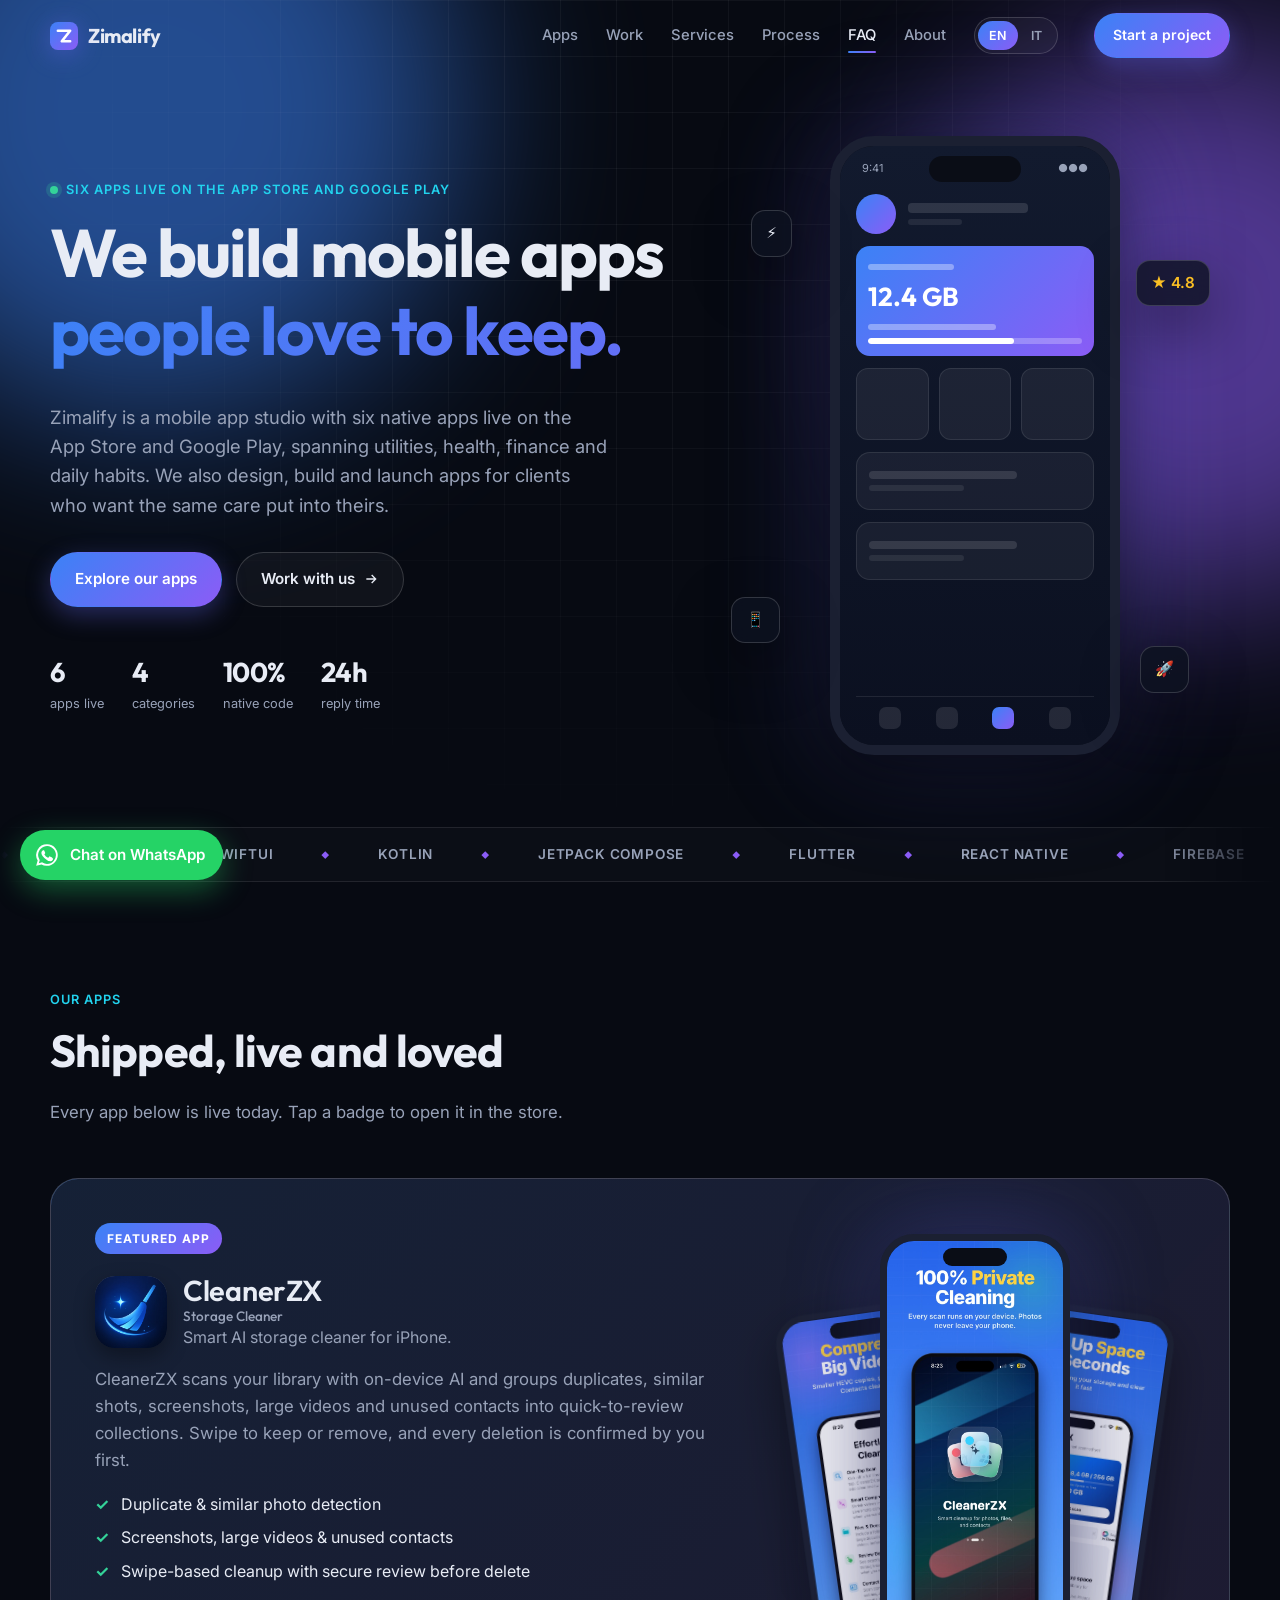
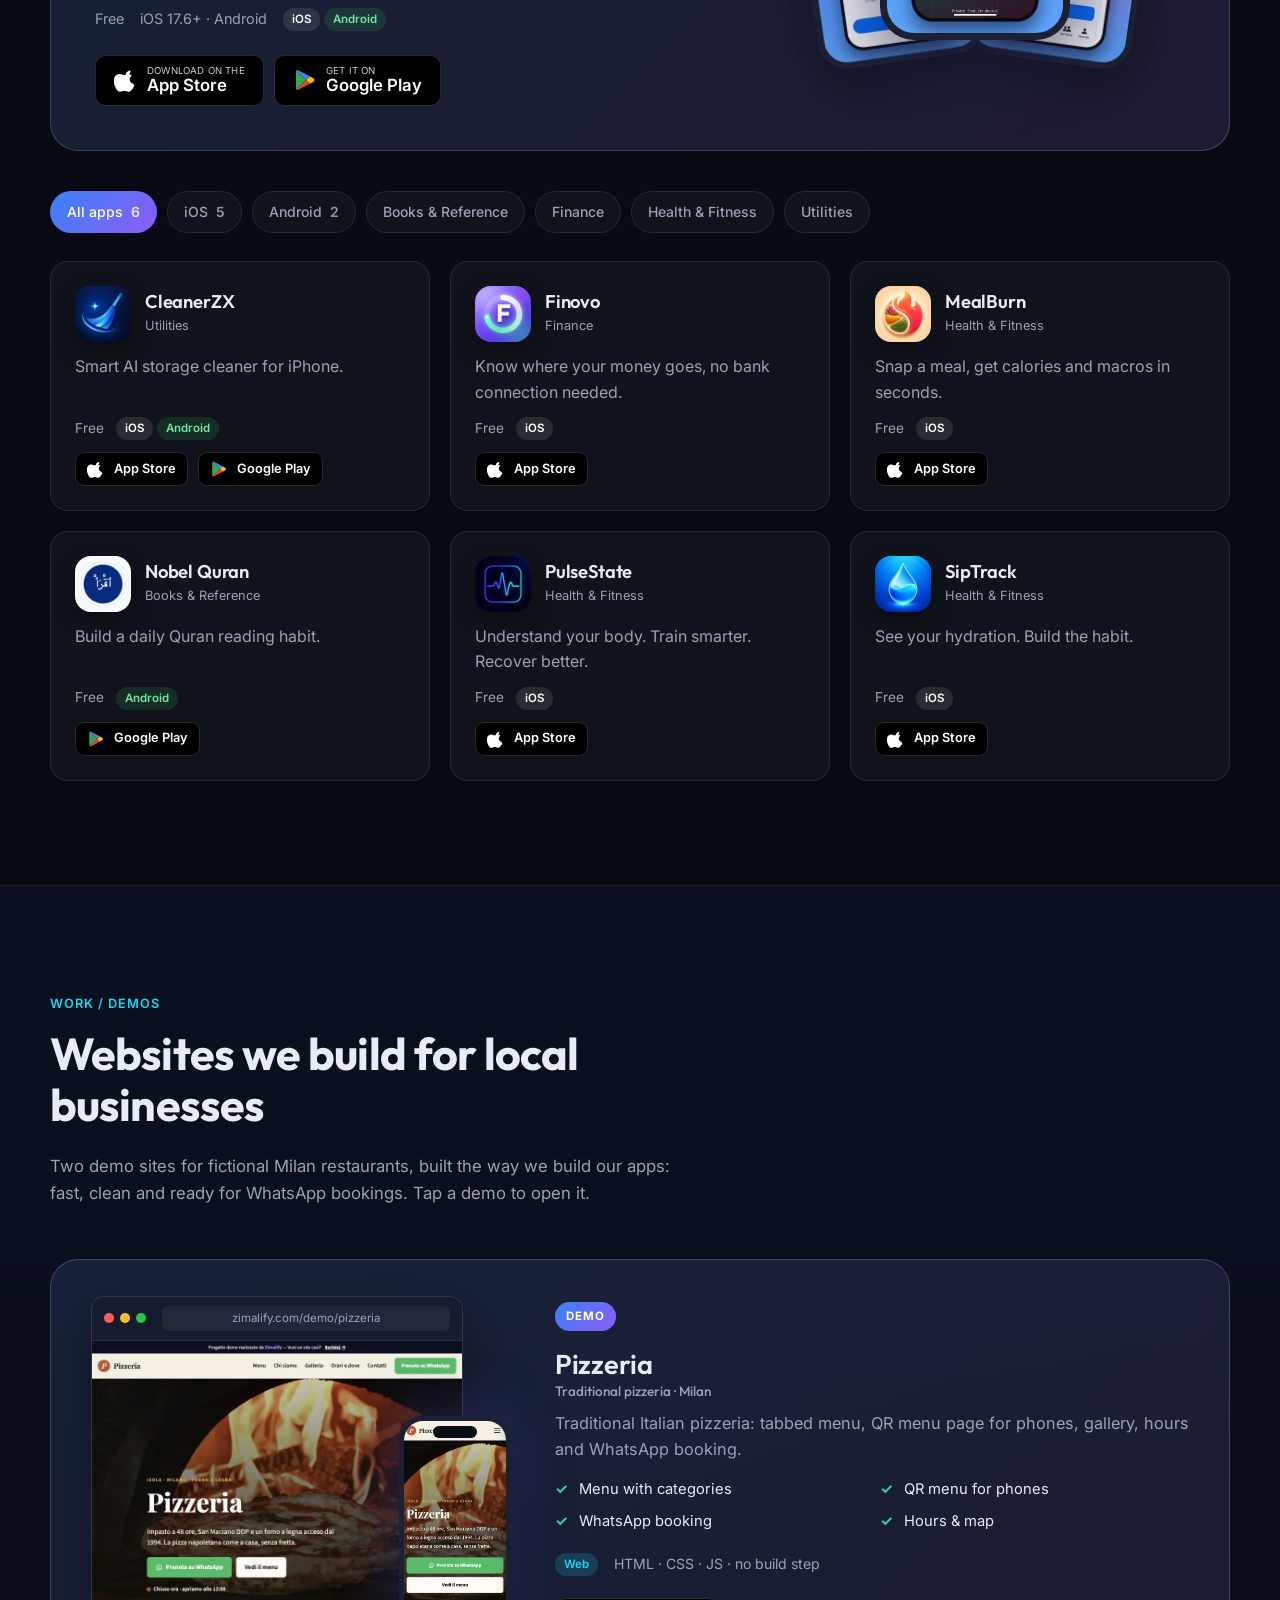
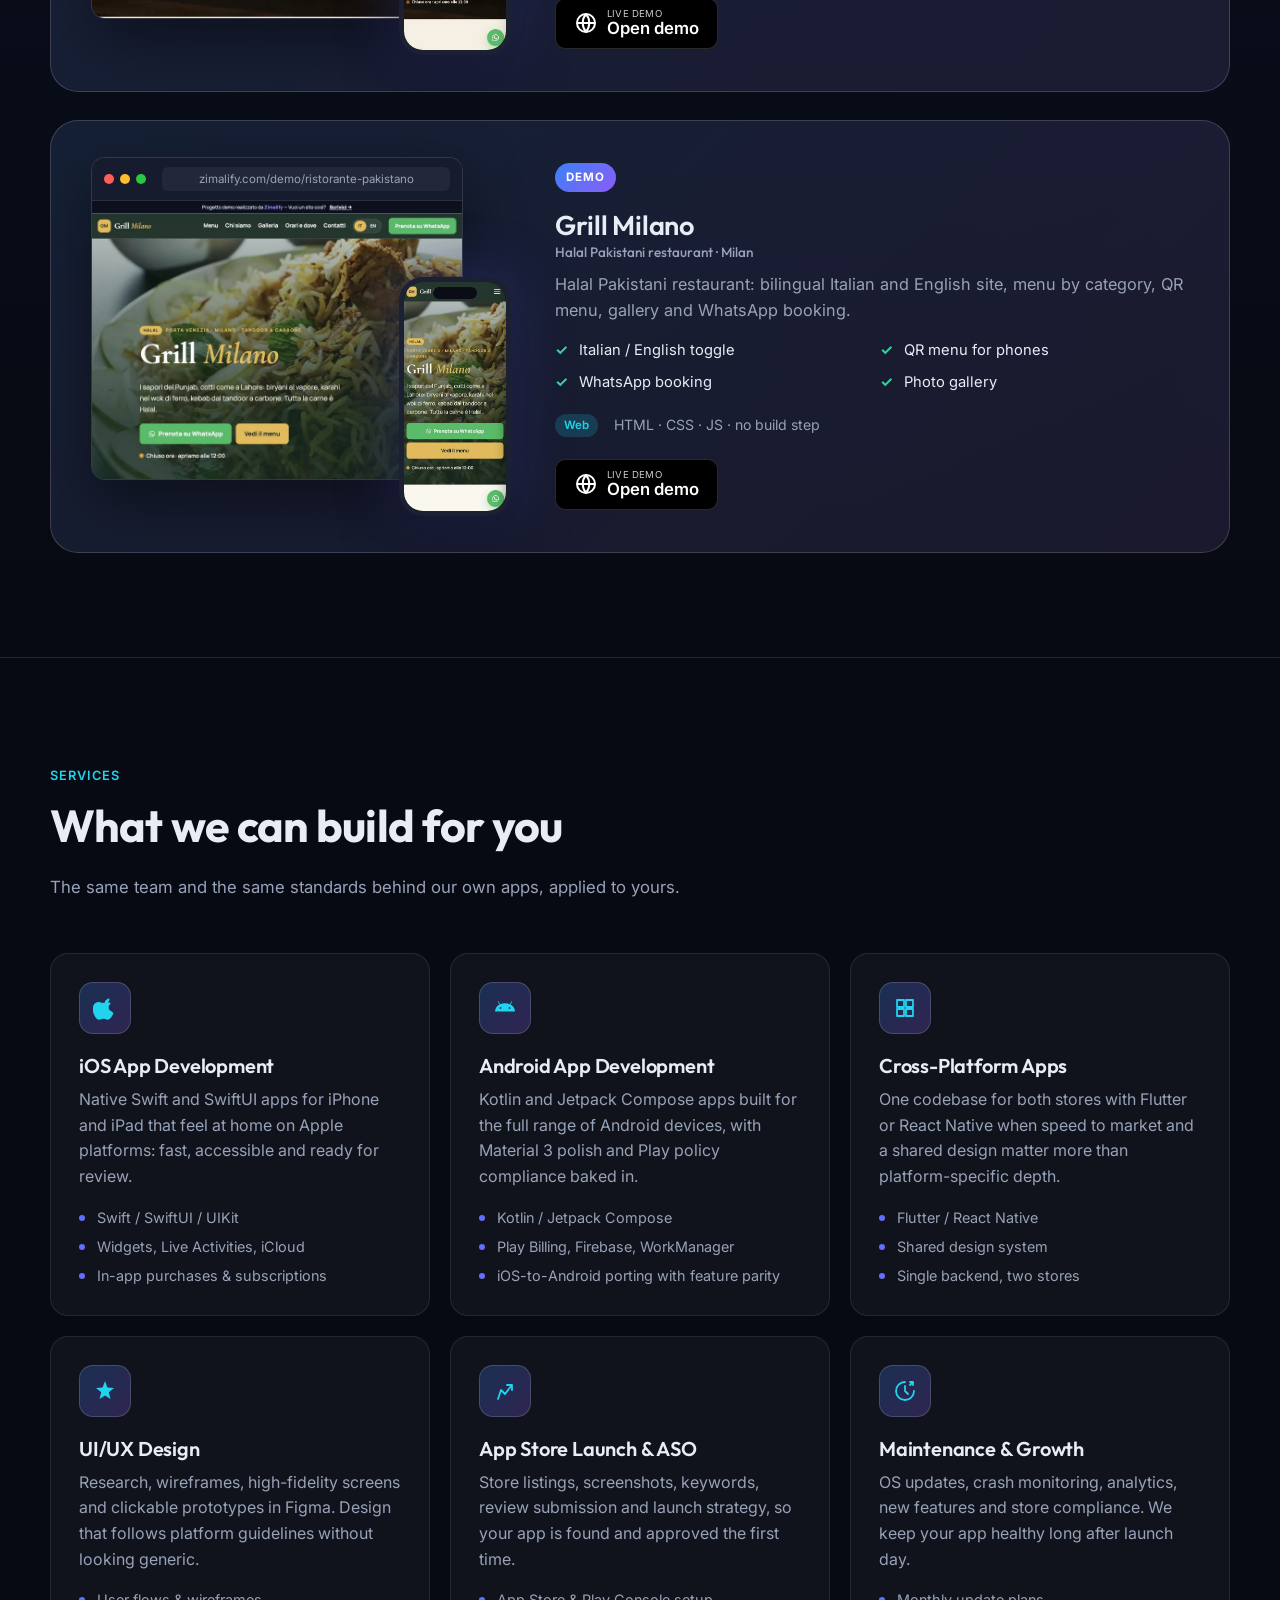
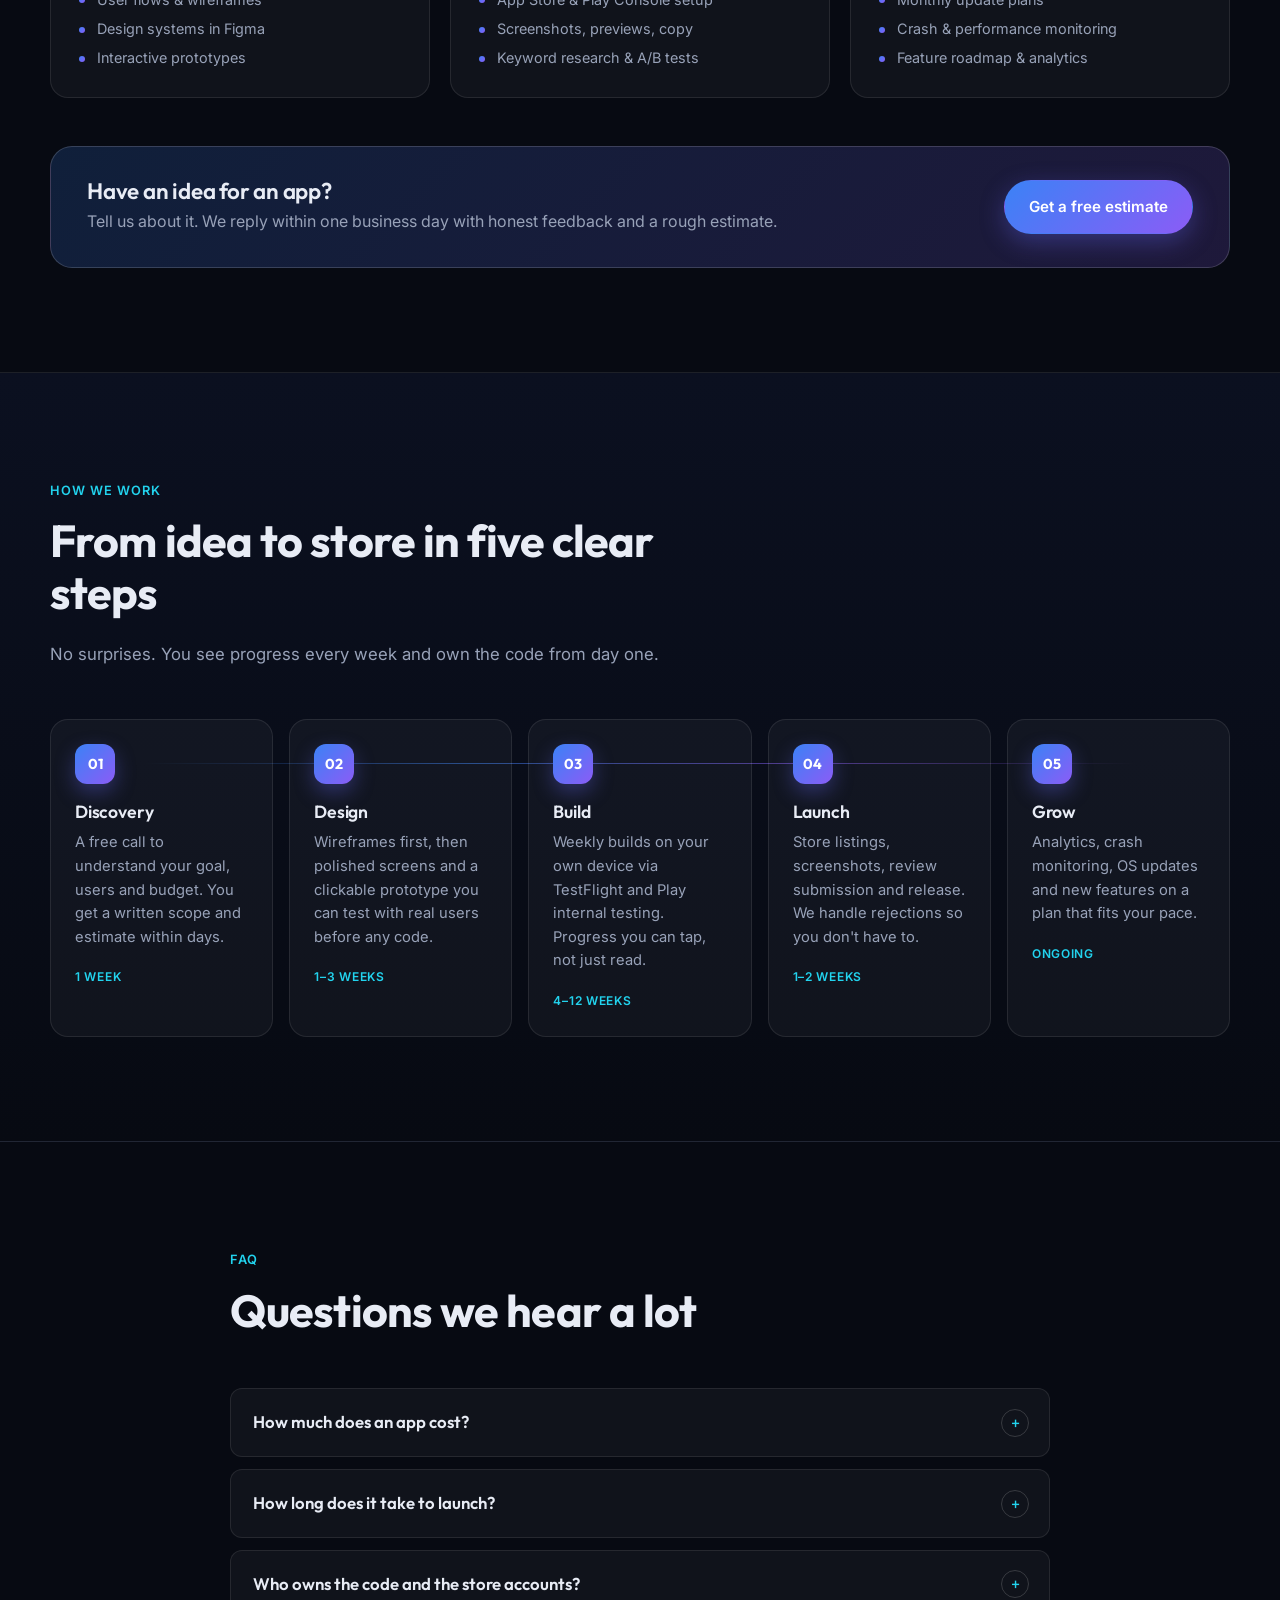
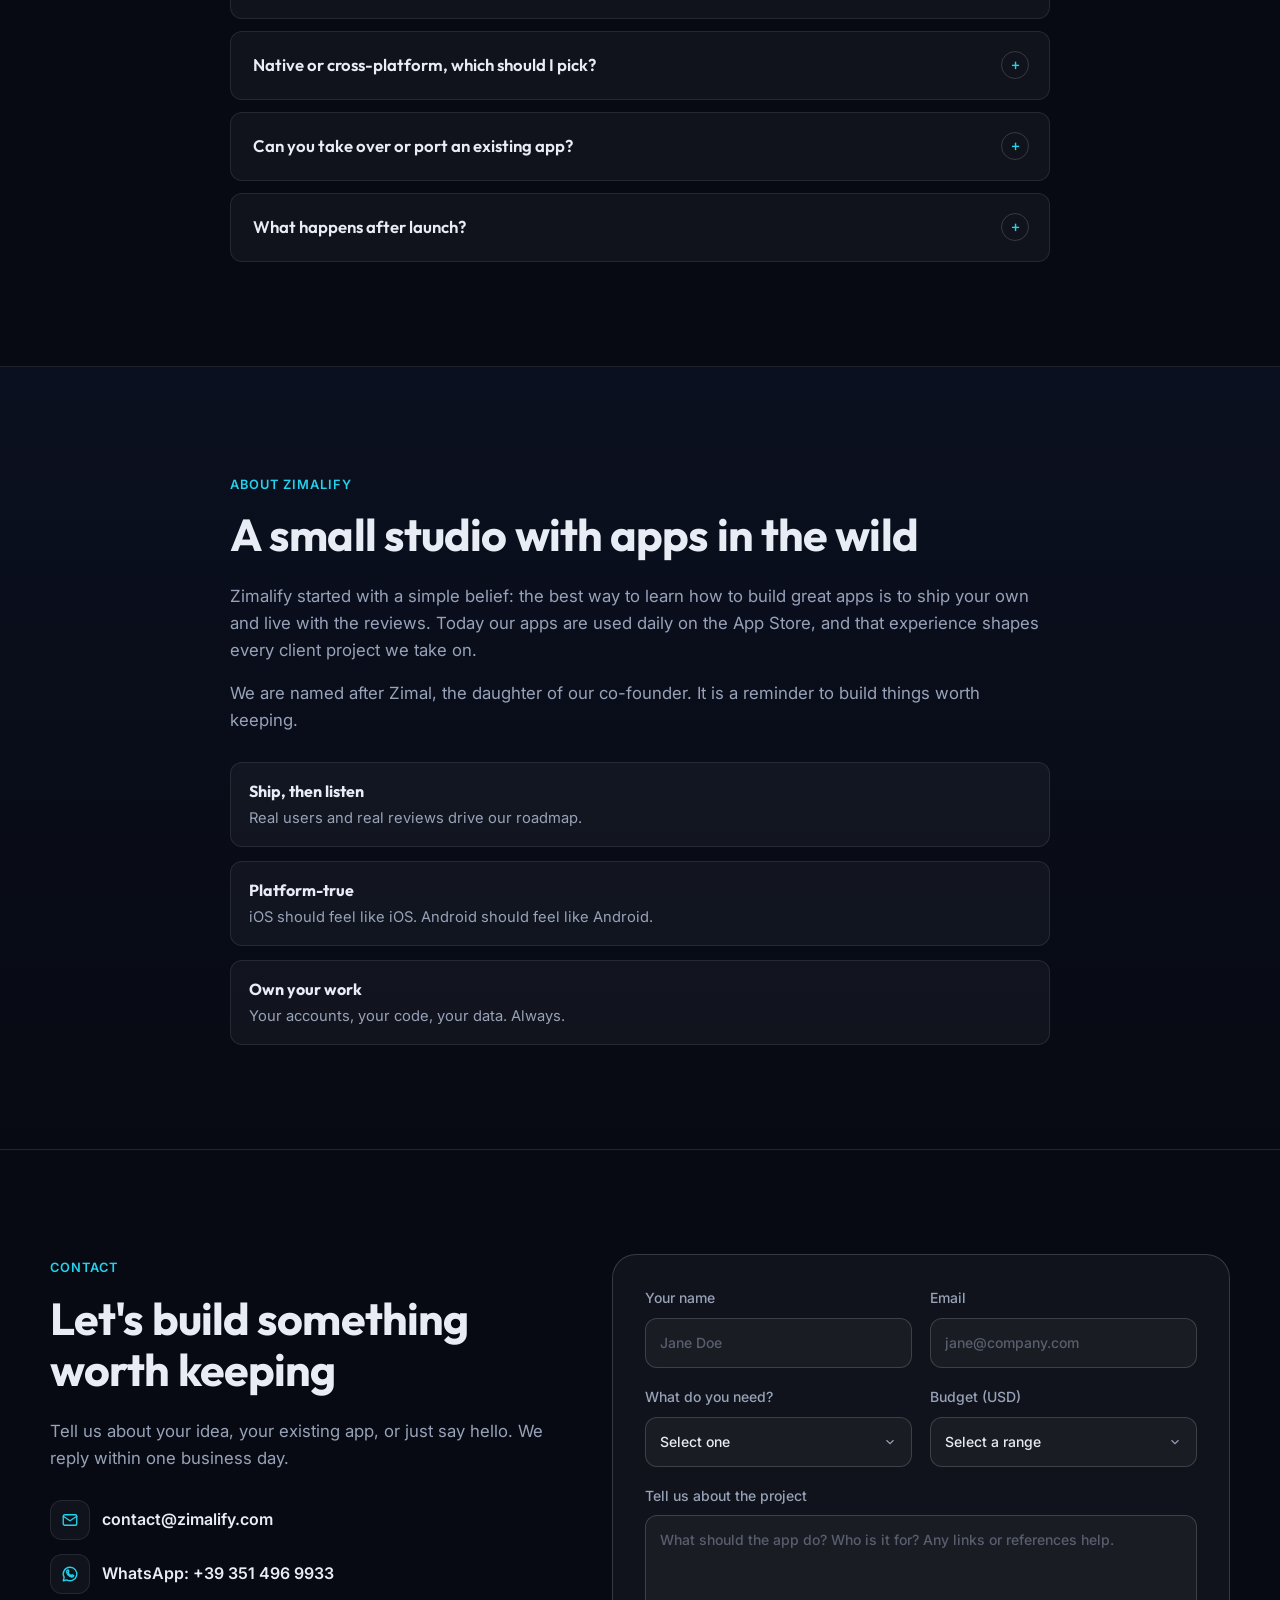
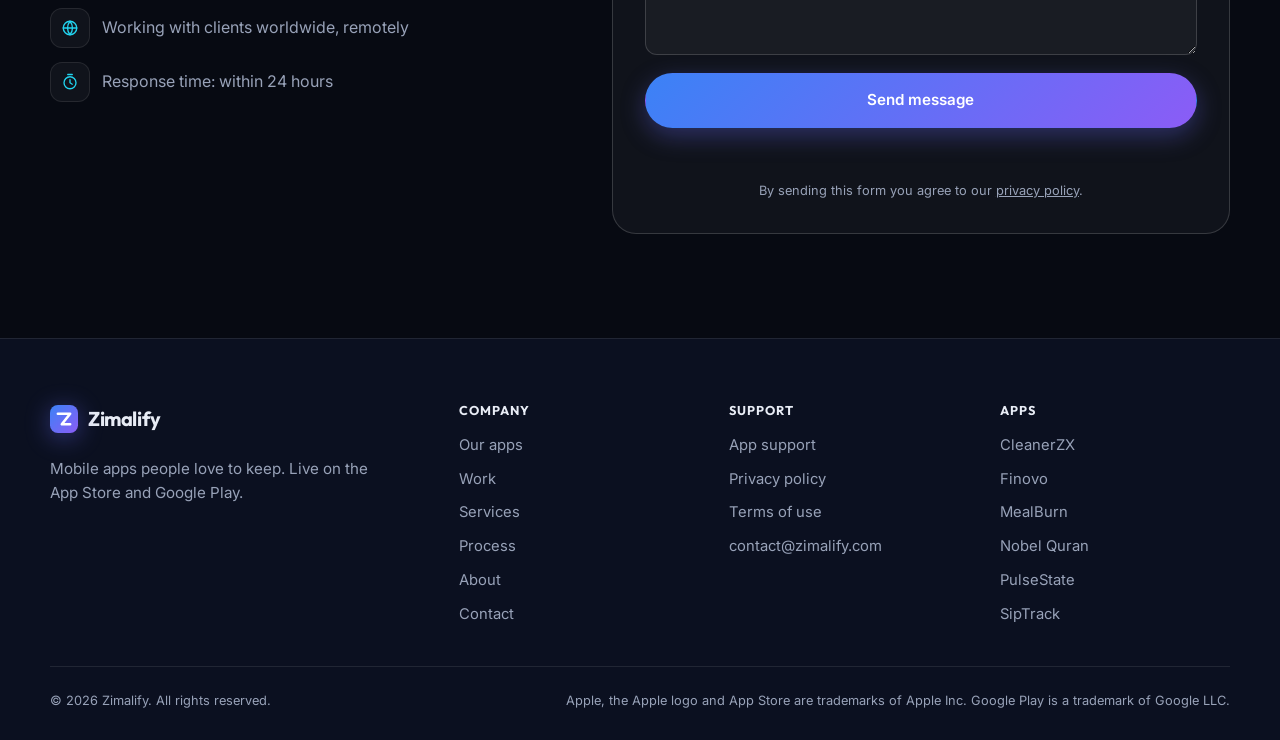
<file: index.html>
<!DOCTYPE html>
<html lang="en">
<head>
  <meta charset="UTF-8">
  <meta name="viewport" content="width=device-width, initial-scale=1.0">
  <title>Zimalify — Mobile apps people love to keep</title>
  <meta name="description" content="Zimalify builds iOS and Android apps that people love to keep. Explore our apps on the App Store, or hire us to design, build and launch yours.">
  <meta name="theme-color" content="#070A12">
  <link rel="canonical" href="https://zimalify.com/">
  <link rel="alternate" hreflang="en" href="https://zimalify.com/?lang=en">
  <link rel="alternate" hreflang="it" href="https://zimalify.com/?lang=it">
  <link rel="alternate" hreflang="x-default" href="https://zimalify.com/">

  <!-- Open Graph / social preview -->
  <meta property="og:type" content="website">
  <meta property="og:site_name" content="Zimalify">
  <meta property="og:title" content="Zimalify — Mobile apps people love to keep">
  <meta property="og:description" content="We design, build and launch iOS and Android apps. See our live apps and the services we offer.">
  <meta property="og:url" content="https://zimalify.com/">
  <meta property="og:image" content="https://zimalify.com/assets/og-image.png">
  <meta name="twitter:card" content="summary_large_image">

  <link rel="icon" href="assets/favicon.svg" type="image/svg+xml">

  <link rel="preconnect" href="https://fonts.googleapis.com">
  <link rel="preconnect" href="https://fonts.gstatic.com" crossorigin>
  <link href="https://fonts.googleapis.com/css2?family=Inter:wght@400;500;600&family=Outfit:wght@500;600;700&display=swap" rel="stylesheet">
  <link rel="stylesheet" href="css/styles.css?v=20261115">

  <script type="application/ld+json">
  {
    "@context": "https://schema.org",
    "@type": "Organization",
    "name": "Zimalify",
    "url": "https://zimalify.com/",
    "logo": "https://zimalify.com/assets/favicon.svg",
    "description": "Mobile app studio building iOS and Android apps.",
    "email": "contact@zimalify.com",
    "telephone": "+393514969933",
    "sameAs": []
  }
  </script>
</head>
<body>
  <a class="skip-link" href="#main" data-i18n="skip">Skip to content</a>
  <div class="progress" id="progress" aria-hidden="true"></div>

  <!-- ============ NAV ============ -->
  <header class="nav" id="nav">
    <div class="container nav__inner">
      <a href="#top" class="logo" aria-label="Zimalify home">
        <span class="logo__mark" aria-hidden="true">
          <svg viewBox="0 0 32 32" width="28" height="28"><defs><linearGradient id="lg" x1="0" y1="0" x2="1" y2="1"><stop offset="0" stop-color="#3B82F6"/><stop offset="1" stop-color="#8B5CF6"/></linearGradient></defs><rect width="32" height="32" rx="9" fill="url(#lg)"/><path d="M9 10h14l-9.5 12H23" fill="none" stroke="#fff" stroke-width="3" stroke-linecap="round" stroke-linejoin="round"/></svg>
        </span>
        <span class="logo__text">Zimalify</span>
      </a>

      <nav class="nav__links" id="navLinks" aria-label="Primary">
        <a href="#apps" data-i18n="nav.apps">Apps</a>
        <a href="#work" data-i18n="nav.work">Work</a>
        <a href="#services" data-i18n="nav.services">Services</a>
        <a href="#process" data-i18n="nav.process">Process</a>
        <a href="#faq" data-i18n="nav.faq">FAQ</a>
        <a href="#about" data-i18n="nav.about">About</a>
        <div class="lang" id="langSwitch" role="group" aria-label="Language"></div>
        <a href="#contact" class="btn btn--primary btn--sm nav__cta" data-i18n="nav.cta">Start a project</a>
      </nav>

      <button class="nav__toggle" id="navToggle" aria-label="Open menu" aria-expanded="false" aria-controls="navLinks">
        <span></span><span></span><span></span>
      </button>
    </div>
  </header>

  <main id="main">
  <!-- ============ HERO ============ -->
  <section class="hero" id="top">
    <div class="hero__glow hero__glow--1" aria-hidden="true"></div>
    <div class="hero__glow hero__glow--2" aria-hidden="true"></div>
    <div class="hero__grid" aria-hidden="true"></div>

    <div class="container hero__inner">
      <div class="hero__copy reveal">
        <span class="eyebrow"><span class="dot"></span> <span data-i18n="hero.eyebrow">Six apps live on the App Store and Google Play</span></span>
        <h1 class="hero__title" id="heroTitle" data-i18n="hero.title">We build mobile apps <span class="grad-text">people love to keep.</span></h1>
        <p class="lead" data-i18n="hero.lead">Zimalify is a mobile app studio with five native iOS apps live on the App Store, spanning utilities, health and finance. We also design, build and launch apps for clients who want the same care put into theirs.</p>
        <div class="hero__actions">
          <a href="#apps" class="btn btn--primary" data-i18n="hero.cta1">Explore our apps</a>
          <a href="#contact" class="btn btn--ghost"><span data-i18n="hero.cta2">Work with us</span> <svg width="16" height="16" viewBox="0 0 24 24" fill="none" stroke="currentColor" stroke-width="2"><path d="M5 12h14M13 6l6 6-6 6"/></svg></a>
        </div>
        <ul class="hero__stats" id="heroStats" aria-label="Key numbers">
          <li><strong data-count="6">0</strong><span data-i18n="hero.stat1">apps live</span></li>
          <li><strong data-count="4">0</strong><span data-i18n="hero.stat2">categories</span></li>
          <li><strong data-count="100" data-suffix="%">0</strong><span data-i18n="hero.stat3">native code</span></li>
          <li><strong data-count="24" data-suffix="h">0</strong><span data-i18n="hero.stat4">reply time</span></li>
        </ul>
      </div>

      <div class="hero__visual reveal" id="heroVisual" aria-hidden="true">
        <div class="tilt" id="heroTilt">
          <div class="phone">
            <div class="phone__notch"></div>
            <div class="phone__screen">
              <div class="mock__status"><span>9:41</span><span>●●●</span></div>
              <div class="mock__hero">
                <div class="mock__avatar"></div>
                <div>
                  <div class="mock__line mock__line--lg"></div>
                  <div class="mock__line mock__line--sm"></div>
                </div>
              </div>
              <div class="mock__card mock__card--grad">
                <div class="mock__line mock__line--sm" style="width:40%"></div>
                <div class="mock__big">12.4 GB</div>
                <div class="mock__line mock__line--sm" style="width:60%"></div>
                <div class="mock__bar"><i></i></div>
              </div>
              <div class="mock__row">
                <div class="mock__tile"></div><div class="mock__tile"></div><div class="mock__tile"></div>
              </div>
              <div class="mock__card"><div class="mock__line mock__line--md"></div><div class="mock__line mock__line--sm"></div></div>
              <div class="mock__card"><div class="mock__line mock__line--md"></div><div class="mock__line mock__line--sm"></div></div>
              <div class="mock__tabbar"><i></i><i></i><i class="on"></i><i></i></div>
            </div>
          </div>
        </div>
        <div class="float float--1"><span>⚡</span></div>
        <div class="float float--2"><span>📱</span></div>
        <div class="float float--3"><span>★ 4.8</span></div>
        <div class="float float--4"><span>🚀</span></div>
      </div>
    </div>

    <div class="hero__marquee" aria-hidden="true">
      <div class="marquee__track">
        <span>Swift</span><span>SwiftUI</span><span>Kotlin</span><span>Jetpack Compose</span><span>Flutter</span><span>React Native</span><span>Firebase</span><span>Figma</span><span>App Store Connect</span><span>Google Play Console</span>
        <span>Swift</span><span>SwiftUI</span><span>Kotlin</span><span>Jetpack Compose</span><span>Flutter</span><span>React Native</span><span>Firebase</span><span>Figma</span><span>App Store Connect</span><span>Google Play Console</span>
      </div>
    </div>
  </section>

  <!-- ============ APPS ============ -->
  <section class="section" id="apps">
    <div class="container">
      <div class="section__head reveal">
        <span class="eyebrow" data-i18n="apps.eyebrow">Our apps</span>
        <h2 data-i18n="apps.title">Shipped, live and loved</h2>
        <p data-i18n="apps.sub">Every app below is live today. Tap a badge to open it in the store.</p>
      </div>

      <div class="featured reveal" id="featuredApp"></div>

      <div class="filters reveal" id="appFilters" role="tablist" aria-label="Filter apps"></div>
      <div class="app-grid reveal stagger" id="appGrid"></div>
    </div>
  </section>

  <!-- ============ WORK / DEMOS ============ -->
  <section class="section section--alt" id="work">
    <div class="container">
      <div class="section__head reveal">
        <span class="eyebrow" data-i18n="work.eyebrow">Work / Demos</span>
        <h2 data-i18n="work.title">Websites we build for local businesses</h2>
        <p data-i18n="work.sub">Two demo sites for fictional Milan restaurants, built the way we build our apps: fast, clean and ready for WhatsApp bookings. Tap a demo to open it.</p>
      </div>
      <div class="showcase reveal">
        <article class="show spot">
          <a class="show__visual" href="demo/pizzeria/" target="_blank" rel="noopener" aria-label="Open the Pizzeria demo">
            <div class="browser">
              <div class="browser__bar"><i></i><i></i><i></i><span>zimalify.com/demo/pizzeria</span></div>
              <img src="assets/work/pizzeria.webp" alt="Pizzeria demo, desktop view" loading="lazy" width="800" height="600">
            </div>
            <div class="phone phone--mini"><div class="phone__notch"></div><div class="phone__screen phone__screen--img"><img src="assets/work/pizzeria-mobile.webp" alt="" loading="lazy" width="375" height="812"></div></div>
          </a>
          <div class="show__copy">
            <span class="show__label">Demo</span>
            <h3>Pizzeria <small data-i18n="work.t1">Pizzeria tradizionale · Milano</small></h3>
            <p data-i18n="work.p1">Traditional Italian pizzeria: tabbed menu, QR menu page for phones, gallery, hours and WhatsApp booking.</p>
            <ul class="show__feats">
              <li data-i18n="work.f.menu">Menu with categories</li>
              <li data-i18n="work.f.qr">QR menu for phones</li>
              <li data-i18n="work.f.wa">WhatsApp booking</li>
              <li data-i18n="work.f.map">Hours &amp; map</li>
            </ul>
            <div class="show__meta"><span class="pill pill--web">Web</span><span class="meta" data-i18n="work.stack">HTML · CSS · JS · no build step</span></div>
            <div class="badges"><a class="badge badge--lg" href="demo/pizzeria/" target="_blank" rel="noopener"><svg viewBox="0 0 24 24" width="22" height="22" aria-hidden="true"><circle cx="12" cy="12" r="9" fill="none" stroke="currentColor" stroke-width="2"/><path d="M3 12h18M12 3a14 14 0 0 1 0 18M12 3a14 14 0 0 0 0 18" fill="none" stroke="currentColor" stroke-width="2"/></svg><span><small data-i18n="work.openSmall">Live demo</small><span data-i18n="work.open">Open demo</span></span></a></div>
          </div>
        </article>

        <article class="show spot">
          <a class="show__visual" href="demo/ristorante-pakistano/" target="_blank" rel="noopener" aria-label="Open the Grill Milano demo">
            <div class="browser">
              <div class="browser__bar"><i></i><i></i><i></i><span>zimalify.com/demo/ristorante-pakistano</span></div>
              <img src="assets/work/ristorante-pakistano.webp" alt="Grill Milano demo, desktop view" loading="lazy" width="800" height="600">
            </div>
            <div class="phone phone--mini"><div class="phone__notch"></div><div class="phone__screen phone__screen--img"><img src="assets/work/ristorante-pakistano-mobile.webp" alt="" loading="lazy" width="375" height="812"></div></div>
          </a>
          <div class="show__copy">
            <span class="show__label">Demo</span>
            <h3>Grill Milano <small data-i18n="work.t2">Ristorante pakistano Halal · Milano</small></h3>
            <p data-i18n="work.p2">Halal Pakistani restaurant: bilingual Italian and English site, menu by category, QR menu, gallery and WhatsApp booking.</p>
            <ul class="show__feats">
              <li data-i18n="work.f.lang">Italian / English toggle</li>
              <li data-i18n="work.f.qr">QR menu for phones</li>
              <li data-i18n="work.f.wa">WhatsApp booking</li>
              <li data-i18n="work.f.gallery">Photo gallery</li>
            </ul>
            <div class="show__meta"><span class="pill pill--web">Web</span><span class="meta" data-i18n="work.stack">HTML · CSS · JS · no build step</span></div>
            <div class="badges"><a class="badge badge--lg" href="demo/ristorante-pakistano/" target="_blank" rel="noopener"><svg viewBox="0 0 24 24" width="22" height="22" aria-hidden="true"><circle cx="12" cy="12" r="9" fill="none" stroke="currentColor" stroke-width="2"/><path d="M3 12h18M12 3a14 14 0 0 1 0 18M12 3a14 14 0 0 0 0 18" fill="none" stroke="currentColor" stroke-width="2"/></svg><span><small data-i18n="work.openSmall">Live demo</small><span data-i18n="work.open">Open demo</span></span></a></div>
          </div>
        </article>
      </div>
    </div>
  </section>

  <!-- ============ SERVICES ============ -->
  <section class="section" id="services">
    <div class="container">
      <div class="section__head reveal">
        <span class="eyebrow" data-i18n="services.eyebrow">Services</span>
        <h2 data-i18n="services.title">What we can build for you</h2>
        <p data-i18n="services.sub">The same team and the same standards behind our own apps, applied to yours.</p>
      </div>

      <div class="services reveal stagger">
        <article class="service spot">
          <div class="service__icon"><svg viewBox="0 0 24 24"><path d="M16.4 2.6c.1 1.4-.4 2.6-1.2 3.5-.9 1-2.2 1.6-3.4 1.5-.2-1.3.4-2.7 1.2-3.5.9-1 2.4-1.6 3.4-1.5zM20.5 17.3c-.6 1.3-.9 1.9-1.6 3-1 1.6-2.5 3.5-4.3 3.5-1.6 0-2-1-4.2-1s-2.7 1-4.3 1c-1.8 0-3.1-1.7-4.1-3.3C-.8 15.9-1.1 10.5 1.7 7.6c1-1 2.5-1.7 4-1.7 1.7 0 2.8 1 4.2 1s2.3-1 4.3-1c1.3 0 2.7.7 3.7 1.9-3.3 1.8-2.8 6.5.6 7.5z"/></svg></div>
          <h3 data-i18n="s1.title">iOS App Development</h3>
          <p data-i18n="s1.p">Native Swift and SwiftUI apps for iPhone and iPad that feel at home on Apple platforms: fast, accessible and ready for review.</p>
          <ul><li data-i18n="s1.l1">Swift / SwiftUI / UIKit</li><li data-i18n="s1.l2">Widgets, Live Activities, iCloud</li><li data-i18n="s1.l3">In-app purchases &amp; subscriptions</li></ul>
        </article>

        <article class="service spot">
          <div class="service__icon"><svg viewBox="0 0 24 24"><path d="M17.5 8.5l1.6-2.8c.1-.2 0-.4-.2-.5s-.4 0-.5.2l-1.6 2.8C15.4 7.6 13.8 7.2 12 7.2s-3.4.4-4.8 1L5.6 5.4c-.1-.2-.3-.3-.5-.2s-.3.3-.2.5l1.6 2.8C3.7 10 2 12.6 2 15.6h20c0-3-1.7-5.6-4.5-7.1zM7.5 12.9c-.5 0-.9-.4-.9-.9s.4-.9.9-.9.9.4.9.9-.4.9-.9.9zm9 0c-.5 0-.9-.4-.9-.9s.4-.9.9-.9.9.4.9.9-.4.9-.9.9z"/></svg></div>
          <h3 data-i18n="s2.title">Android App Development</h3>
          <p data-i18n="s2.p">Kotlin and Jetpack Compose apps built for the full range of Android devices, with Material 3 polish and Play policy compliance baked in.</p>
          <ul><li data-i18n="s2.l1">Kotlin / Jetpack Compose</li><li data-i18n="s2.l2">Play Billing, Firebase, WorkManager</li><li data-i18n="s2.l3">iOS-to-Android porting with feature parity</li></ul>
        </article>

        <article class="service spot">
          <div class="service__icon"><svg viewBox="0 0 24 24"><path d="M4 4h7v7H4zM13 4h7v7h-7zM4 13h7v7H4zM13 13h7v7h-7z"/></svg></div>
          <h3 data-i18n="s3.title">Cross-Platform Apps</h3>
          <p data-i18n="s3.p">One codebase for both stores with Flutter or React Native when speed to market and a shared design matter more than platform-specific depth.</p>
          <ul><li data-i18n="s3.l1">Flutter / React Native</li><li data-i18n="s3.l2">Shared design system</li><li data-i18n="s3.l3">Single backend, two stores</li></ul>
        </article>

        <article class="service spot">
          <div class="service__icon"><svg viewBox="0 0 24 24"><path d="M12 2l2.4 6.6L21 9l-5.2 4.3L17.5 20 12 16.5 6.5 20l1.7-6.7L3 9l6.6-.4z"/></svg></div>
          <h3 data-i18n="s4.title">UI/UX Design</h3>
          <p data-i18n="s4.p">Research, wireframes, high-fidelity screens and clickable prototypes in Figma. Design that follows platform guidelines without looking generic.</p>
          <ul><li data-i18n="s4.l1">User flows &amp; wireframes</li><li data-i18n="s4.l2">Design systems in Figma</li><li data-i18n="s4.l3">Interactive prototypes</li></ul>
        </article>

        <article class="service spot">
          <div class="service__icon"><svg viewBox="0 0 24 24"><path d="M5 20l3-9 4 4 7-9M14 6h5v5"/></svg></div>
          <h3 data-i18n="s5.title">App Store Launch &amp; ASO</h3>
          <p data-i18n="s5.p">Store listings, screenshots, keywords, review submission and launch strategy, so your app is found and approved the first time.</p>
          <ul><li data-i18n="s5.l1">App Store &amp; Play Console setup</li><li data-i18n="s5.l2">Screenshots, previews, copy</li><li data-i18n="s5.l3">Keyword research &amp; A/B tests</li></ul>
        </article>

        <article class="service spot">
          <div class="service__icon"><svg viewBox="0 0 24 24"><path d="M12 3a9 9 0 1 0 9 9M12 7v5l3 3M20 3l-3 3M17 3h3v3"/></svg></div>
          <h3 data-i18n="s6.title">Maintenance &amp; Growth</h3>
          <p data-i18n="s6.p">OS updates, crash monitoring, analytics, new features and store compliance. We keep your app healthy long after launch day.</p>
          <ul><li data-i18n="s6.l1">Monthly update plans</li><li data-i18n="s6.l2">Crash &amp; performance monitoring</li><li data-i18n="s6.l3">Feature roadmap &amp; analytics</li></ul>
        </article>
      </div>

      <div class="cta-strip reveal">
        <div>
          <h3 data-i18n="cta.title">Have an idea for an app?</h3>
          <p data-i18n="cta.p">Tell us about it. We reply within one business day with honest feedback and a rough estimate.</p>
        </div>
        <a href="#contact" class="btn btn--primary" data-i18n="cta.btn">Get a free estimate</a>
      </div>
    </div>
  </section>

  <!-- ============ PROCESS ============ -->
  <section class="section section--alt" id="process">
    <div class="container">
      <div class="section__head reveal">
        <span class="eyebrow" data-i18n="process.eyebrow">How we work</span>
        <h2 data-i18n="process.title">From idea to store in five clear steps</h2>
        <p data-i18n="process.sub">No surprises. You see progress every week and own the code from day one.</p>
      </div>

      <ol class="process reveal stagger">
        <li class="step">
          <span class="step__num">01</span>
          <h3 data-i18n="p1.title">Discovery</h3>
          <p data-i18n="p1.p">A free call to understand your goal, users and budget. You get a written scope and estimate within days.</p>
          <span class="step__time" data-i18n="p1.time">1 week</span>
        </li>
        <li class="step">
          <span class="step__num">02</span>
          <h3 data-i18n="p2.title">Design</h3>
          <p data-i18n="p2.p">Wireframes first, then polished screens and a clickable prototype you can test with real users before any code.</p>
          <span class="step__time" data-i18n="p2.time">1–3 weeks</span>
        </li>
        <li class="step">
          <span class="step__num">03</span>
          <h3 data-i18n="p3.title">Build</h3>
          <p data-i18n="p3.p">Weekly builds on your own device via TestFlight and Play internal testing. Progress you can tap, not just read.</p>
          <span class="step__time" data-i18n="p3.time">4–12 weeks</span>
        </li>
        <li class="step">
          <span class="step__num">04</span>
          <h3 data-i18n="p4.title">Launch</h3>
          <p data-i18n="p4.p">Store listings, screenshots, review submission and release. We handle rejections so you don't have to.</p>
          <span class="step__time" data-i18n="p4.time">1–2 weeks</span>
        </li>
        <li class="step">
          <span class="step__num">05</span>
          <h3 data-i18n="p5.title">Grow</h3>
          <p data-i18n="p5.p">Analytics, crash monitoring, OS updates and new features on a plan that fits your pace.</p>
          <span class="step__time" data-i18n="p5.time">Ongoing</span>
        </li>
      </ol>
    </div>
  </section>

  <!-- ============ FAQ ============ -->
  <section class="section" id="faq">
    <div class="container container--narrow">
      <div class="section__head reveal">
        <span class="eyebrow" data-i18n="faq.eyebrow">FAQ</span>
        <h2 data-i18n="faq.title">Questions we hear a lot</h2>
      </div>

      <div class="faq reveal stagger" id="faqList">
        <details class="faq__item"><summary data-i18n="q1">How much does an app cost?</summary><div class="faq__body"><p data-i18n="a1">It depends on scope. A focused single-platform MVP usually starts in the low five figures (USD), while a two-platform app with backend, accounts and payments is more. After a discovery call you get a fixed quote with milestones, not an open-ended hourly bill.</p></div></details>
        <details class="faq__item"><summary data-i18n="q2">How long does it take to launch?</summary><div class="faq__body"><p data-i18n="a2">Most apps go from kickoff to store release in 8 to 16 weeks. Simple utilities can be faster; apps with complex backends take longer. The timeline is set in the scope document before we start.</p></div></details>
        <details class="faq__item"><summary data-i18n="q3">Who owns the code and the store accounts?</summary><div class="faq__body"><p data-i18n="a3">You do. We publish under your own Apple Developer and Google Play accounts, and the full source code is in a repository you control from the first commit.</p></div></details>
        <details class="faq__item"><summary data-i18n="q4">Native or cross-platform, which should I pick?</summary><div class="faq__body"><p data-i18n="a4">Native (Swift and Kotlin) gives the best performance, platform integration and long-term maintainability. Cross-platform (Flutter or React Native) is a good fit when you need both stores quickly with a shared design and a modest budget. We recommend honestly based on your app, not on what is easiest for us.</p></div></details>
        <details class="faq__item"><summary data-i18n="q5">Can you take over or port an existing app?</summary><div class="faq__body"><p data-i18n="a5">Yes. We regularly port iOS apps to Android with full feature parity, modernize legacy codebases and take over maintenance of apps built by other teams. We start with a short code audit so you know exactly what you are getting into.</p></div></details>
        <details class="faq__item"><summary data-i18n="q6">What happens after launch?</summary><div class="faq__body"><p data-i18n="a6">Every project includes a post-launch support window. After that you can choose a monthly maintenance plan covering OS updates, crash fixes, store compliance and small improvements, or come back for feature releases as needed.</p></div></details>
      </div>
    </div>
  </section>

  <!-- ============ ABOUT ============ -->
  <section class="section section--alt" id="about">
    <div class="container about about--single">
      <div class="about__copy reveal">
        <span class="eyebrow" data-i18n="about.eyebrow">About Zimalify</span>
        <h2 data-i18n="about.title">A small studio with apps in the wild</h2>
        <p data-i18n="about.p1">Zimalify started with a simple belief: the best way to learn how to build great apps is to ship your own and live with the reviews. Today our apps are used daily on the App Store, and that experience shapes every client project we take on.</p>
        <p data-i18n="about.p2">We are named after Zimal, the daughter of our co-founder. It is a reminder to build things worth keeping.</p>
        <div class="values stagger">
          <div class="value"><strong data-i18n="v1.t">Ship, then listen</strong><span data-i18n="v1.s">Real users and real reviews drive our roadmap.</span></div>
          <div class="value"><strong data-i18n="v2.t">Platform-true</strong><span data-i18n="v2.s">iOS should feel like iOS. Android should feel like Android.</span></div>
          <div class="value"><strong data-i18n="v3.t">Own your work</strong><span data-i18n="v3.s">Your accounts, your code, your data. Always.</span></div>
        </div>
      </div>
    </div>
  </section>

  <!-- ============ CONTACT ============ -->
  <section class="section" id="contact">
    <div class="container contact">
      <div class="contact__copy reveal">
        <span class="eyebrow" data-i18n="contact.eyebrow">Contact</span>
        <h2 data-i18n="contact.title">Let's build something worth keeping</h2>
        <p data-i18n="contact.sub">Tell us about your idea, your existing app, or just say hello. We reply within one business day.</p>
        <ul class="contact__list stagger">
          <li><span class="contact__icon"><svg viewBox="0 0 24 24"><rect x="3" y="5" width="18" height="14" rx="2"/><path d="m3 7 9 6 9-6"/></svg></span><a href="mailto:contact@zimalify.com">contact@zimalify.com</a></li>
          <li><span class="contact__icon"><svg viewBox="0 0 24 24"><path d="M12 3a9 9 0 0 0-7.8 13.5L3 21l4.6-1.2A9 9 0 1 0 12 3z"/><path d="M9.5 9.5c.3 2.4 2.1 4.2 4.5 4.5l1-1 2 1c-.3 1.3-1.3 2-2.5 2-3.6-.3-6.7-3.4-7-7 0-1.2.7-2.2 2-2.5l1 2-1 1z"/></svg></span><a href="https://wa.me/393514969933" target="_blank" rel="noopener" id="waContactLink">WhatsApp: +39 351 496 9933</a></li>
          <li><span class="contact__icon"><svg viewBox="0 0 24 24"><circle cx="12" cy="12" r="9"/><path d="M3 12h18M12 3a14 14 0 0 1 0 18M12 3a14 14 0 0 0 0 18"/></svg></span><span data-i18n="contact.l2">Working with clients worldwide, remotely</span></li>
          <li><span class="contact__icon"><svg viewBox="0 0 24 24"><circle cx="12" cy="13" r="8"/><path d="M12 9v4l3 2M9 2h6"/></svg></span><span data-i18n="contact.l3">Response time: within 24 hours</span></li>
        </ul>
      </div>

      <!-- Formspree: replace YOUR_FORM_ID with the ID from https://formspree.io -->
      <form class="form reveal" id="contactForm" action="https://formspree.io/f/YOUR_FORM_ID" method="POST" novalidate>
        <div class="form__row">
          <label class="field">
            <span data-i18n="f.name">Your name</span>
            <input type="text" name="name" required autocomplete="name" placeholder="Jane Doe" data-i18n-placeholder="f.name.ph">
          </label>
          <label class="field">
            <span data-i18n="f.email">Email</span>
            <input type="email" name="email" required autocomplete="email" placeholder="jane@company.com" data-i18n-placeholder="f.email.ph">
          </label>
        </div>
        <div class="form__row">
          <label class="field">
            <span data-i18n="f.need">What do you need?</span>
            <select name="project_type" required>
              <option value="" disabled selected data-i18n="f.need.ph">Select one</option>
              <option data-i18n="f.o1">New iOS app</option>
              <option data-i18n="f.o2">New Android app</option>
              <option data-i18n="f.o3">Both platforms</option>
              <option data-i18n="f.o4">Port my iOS app to Android</option>
              <option data-i18n="f.o5">UI/UX design</option>
              <option data-i18n="f.o6">Maintenance for an existing app</option>
              <option data-i18n="f.o7">Something else</option>
            </select>
          </label>
          <label class="field">
            <span data-i18n="f.budget">Budget (USD)</span>
            <select name="budget">
              <option value="" disabled selected data-i18n="f.budget.ph">Select a range</option>
              <option data-i18n="f.b1">Under $5k</option>
              <option data-i18n="f.b2">$5k – $15k</option>
              <option data-i18n="f.b3">$15k – $40k</option>
              <option data-i18n="f.b4">$40k+</option>
              <option data-i18n="f.b5">Not sure yet</option>
            </select>
          </label>
        </div>
        <label class="field">
          <span data-i18n="f.msg">Tell us about the project</span>
          <textarea name="message" rows="5" required placeholder="What should the app do? Who is it for? Any links or references help." data-i18n-placeholder="f.msg.ph"></textarea>
        </label>
        <input type="text" name="_gotcha" class="hp" tabindex="-1" autocomplete="off" aria-hidden="true">
        <input type="hidden" name="_subject" value="New project inquiry from zimalify.com">
        <button type="submit" class="btn btn--primary btn--block" id="submitBtn" data-i18n="f.submit">Send message</button>
        <p class="form__status" id="formStatus" role="status" aria-live="polite"></p>
        <p class="form__note" data-i18n="f.note">By sending this form you agree to our <a href="privacy.html">privacy policy</a>.</p>
      </form>
    </div>
  </section>
  </main>

  <!-- ============ FOOTER ============ -->
  <footer class="footer">
    <div class="container footer__inner">
      <div class="footer__brand">
        <a href="#top" class="logo">
          <span class="logo__mark" aria-hidden="true"><svg viewBox="0 0 32 32" width="28" height="28"><rect width="32" height="32" rx="9" fill="url(#lg)"/><path d="M9 10h14l-9.5 12H23" fill="none" stroke="#fff" stroke-width="3" stroke-linecap="round" stroke-linejoin="round"/></svg></span>
          <span class="logo__text">Zimalify</span>
        </a>
        <p data-i18n="foot.tagline">Mobile apps people love to keep. Live on the App Store.</p>
      </div>
      <div class="footer__col">
        <h4 data-i18n="foot.company">Company</h4>
        <a href="#apps" data-i18n="foot.apps">Our apps</a>
        <a href="#work" data-i18n="nav.work">Work</a>
        <a href="#services" data-i18n="foot.services">Services</a>
        <a href="#process" data-i18n="foot.process">Process</a>
        <a href="#about" data-i18n="foot.about">About</a>
        <a href="#contact" data-i18n="foot.contact">Contact</a>
      </div>
      <div class="footer__col">
        <h4 data-i18n="foot.support">Support</h4>
        <a href="support.html" data-i18n="foot.appsupport">App support</a>
        <a href="privacy.html" data-i18n="foot.privacy">Privacy policy</a>
        <a href="terms.html" data-i18n="foot.terms">Terms of use</a>
        <a href="mailto:contact@zimalify.com">contact@zimalify.com</a>
      </div>
      <div class="footer__col">
        <h4 data-i18n="foot.appsCol">Apps</h4>
        <a href="https://apps.apple.com/us/app/cleanerzx-storage-cleaner/id6768248417" target="_blank" rel="noopener">CleanerZX</a>
        <a href="https://apps.apple.com/us/app/finovo-budget-expense-tracker/id6769012878" target="_blank" rel="noopener">Finovo</a>
        <a href="https://apps.apple.com/us/app/mealburn-calorie-counter/id6779972688" target="_blank" rel="noopener">MealBurn</a>
        <a href="https://play.google.com/store/apps/details?id=com.zxapps.nobelquran" target="_blank" rel="noopener">Nobel Quran</a>
        <a href="https://apps.apple.com/us/app/pulsestate-recovery-hrv/id6803796804" target="_blank" rel="noopener">PulseState</a>
        <a href="https://apps.apple.com/us/app/siptrack-water-tracker/id6801585404" target="_blank" rel="noopener">SipTrack</a>
      </div>
    </div>
    <div class="container footer__bottom">
      <span>© <span id="year"></span> Zimalify. <span data-i18n="foot.rights">All rights reserved.</span></span>
      <span data-i18n="foot.tm">Apple, the Apple logo and App Store are trademarks of Apple Inc. Google Play is a trademark of Google LLC.</span>
    </div>
  </footer>

  <a class="wa" id="waButton" href="https://wa.me/393514969933" target="_blank" rel="noopener" aria-label="Chat on WhatsApp" data-i18n-aria="wa.label">
    <svg viewBox="0 0 24 24" width="26" height="26" aria-hidden="true"><path fill="currentColor" d="M12 2a10 10 0 0 0-8.6 15.1L2 22l5-1.3A10 10 0 1 0 12 2zm0 18.2a8.2 8.2 0 0 1-4.2-1.2l-.3-.2-3 .8.8-2.9-.2-.3A8.2 8.2 0 1 1 12 20.2zm4.5-6.1c-.2-.1-1.5-.7-1.7-.8s-.4-.1-.6.1-.6.8-.8 1-.3.2-.5.1a6.7 6.7 0 0 1-3.3-2.9c-.3-.4.3-.4.7-1.3.1-.2 0-.3 0-.4l-.8-1.8c-.2-.5-.4-.4-.6-.4h-.5a1 1 0 0 0-.7.3 3 3 0 0 0-.9 2.2 5.2 5.2 0 0 0 1.1 2.8 12 12 0 0 0 4.6 4c1.7.7 2.3.8 3.1.7a2.7 2.7 0 0 0 1.8-1.3c.2-.6.2-1.1.2-1.2l-.5-.3z"/></svg>
    <span class="wa__text" data-i18n="wa.label">Chat on WhatsApp</span>
  </a>
  <button class="to-top" id="toTop" aria-label="Back to top" data-i18n-aria="totop">↑</button>

  <script src="js/i18n.js?v=20261115"></script>
  <script src="js/apps-data.js?v=20261115"></script>
  <script src="js/main.js?v=20261115"></script>
</body>
</html>
</file>
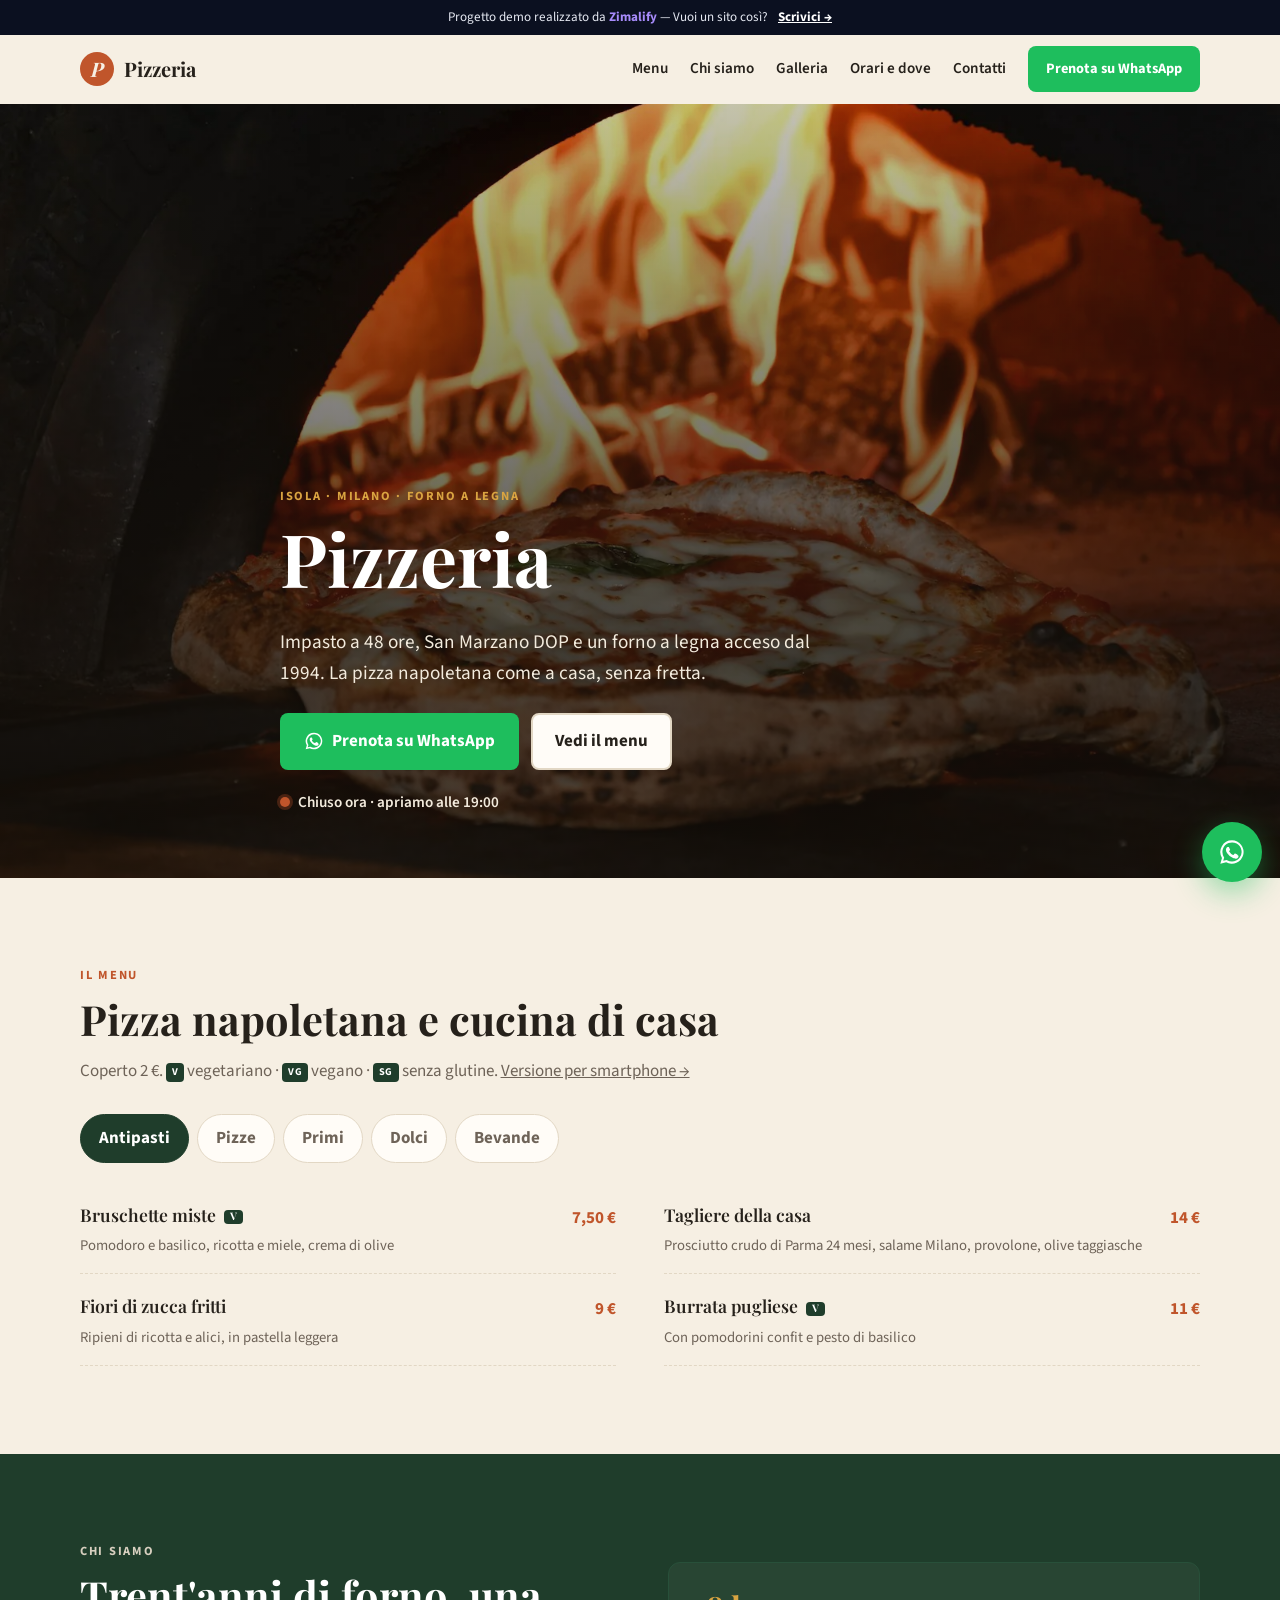
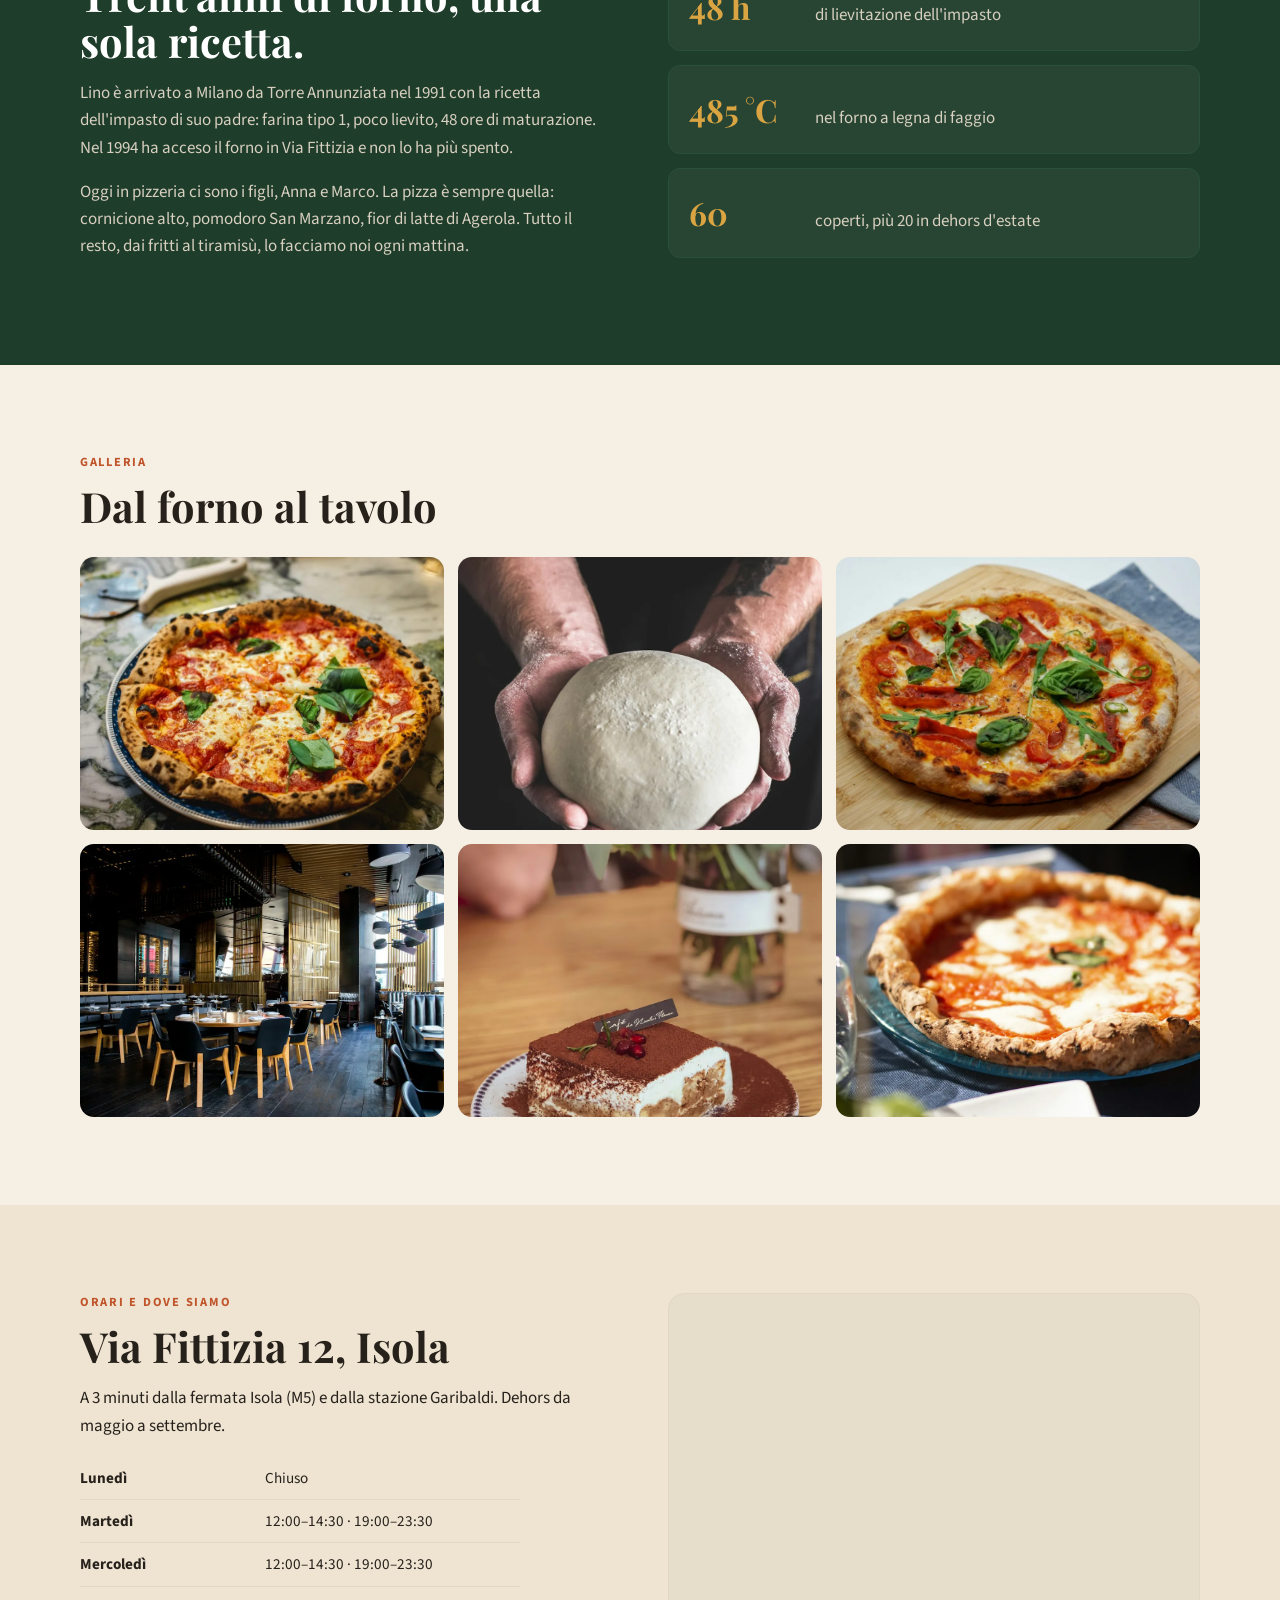
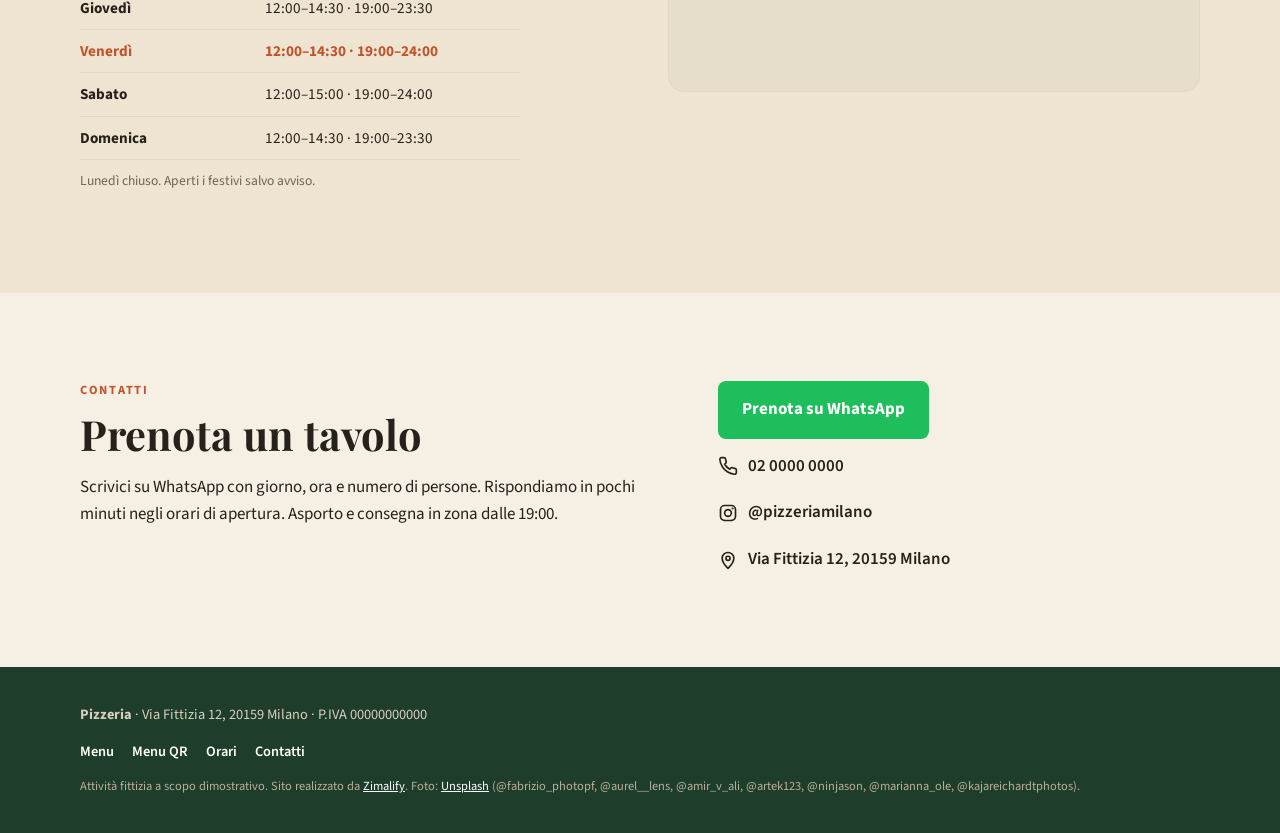
<file: demo/pizzeria/index.html>
<!DOCTYPE html>
<html lang="it">
<head>
  <meta charset="UTF-8">
  <meta name="viewport" content="width=device-width, initial-scale=1.0">
  <title>Pizzeria — Pizza napoletana a Milano</title>
  <meta name="description" content="Pizzeria: pizza napoletana con impasto a lunga lievitazione, forno a legna e cucina di casa. In zona Isola, Milano. Prenota su WhatsApp.">
  <meta name="theme-color" content="#F6EFE3">
  <meta property="og:type" content="restaurant">
  <meta property="og:title" content="Pizzeria — Pizza napoletana a Milano">
  <meta property="og:description" content="Impasto a 48 ore, forno a legna, ingredienti DOP. Prenota il tuo tavolo su WhatsApp.">
  <meta property="og:image" content="https://zimalify.com/demo/pizzeria/assets/og.jpg">
  <meta property="og:url" content="https://zimalify.com/demo/pizzeria/">
  <meta property="og:locale" content="it_IT">
  <meta name="twitter:card" content="summary_large_image">
  <link rel="canonical" href="https://zimalify.com/demo/pizzeria/">
  <link rel="icon" href="data:image/svg+xml,%3Csvg xmlns='http://www.w3.org/2000/svg' viewBox='0 0 32 32'%3E%3Ccircle cx='16' cy='16' r='16' fill='%23C0552B'/%3E%3Ctext x='16' y='22' font-size='18' text-anchor='middle' fill='%23F6EFE3' font-family='Georgia' font-weight='bold'%3EP%3C/text%3E%3C/svg%3E">
  <link rel="preconnect" href="https://fonts.googleapis.com">
  <link rel="preconnect" href="https://fonts.gstatic.com" crossorigin>
  <link href="https://fonts.googleapis.com/css2?family=Playfair+Display:ital,wght@0,600;0,700;1,600&family=Source+Sans+3:wght@400;600;700&display=swap" rel="stylesheet">
  <link rel="stylesheet" href="css/style.css">
  <script type="application/ld+json">
  {"@context":"https://schema.org","@type":"Restaurant","name":"Pizzeria","description":"Pizza napoletana e cucina di casa a Milano.","servesCuisine":["Pizza","Italiana"],"priceRange":"€€","telephone":"+39 02 0000 0000","url":"https://zimalify.com/demo/pizzeria/","image":"https://zimalify.com/demo/pizzeria/assets/og.jpg","address":{"@type":"PostalAddress","streetAddress":"Via Fittizia 12","addressLocality":"Milano","postalCode":"20159","addressCountry":"IT"},"openingHoursSpecification":[{"@type":"OpeningHoursSpecification","dayOfWeek":["Tuesday","Wednesday","Thursday","Friday","Saturday","Sunday"],"opens":"12:00","closes":"14:30"},{"@type":"OpeningHoursSpecification","dayOfWeek":["Tuesday","Wednesday","Thursday","Friday","Saturday","Sunday"],"opens":"19:00","closes":"23:30"}],"acceptsReservations":"True","hasMenu":"https://zimalify.com/demo/pizzeria/menu.html"}
  </script>
</head>
<body>
  <a class="skip" href="#main">Vai al contenuto</a>
  <div class="demobar"><div class="wrap"><span>Progetto demo realizzato da <strong>Zimalify</strong> — Vuoi un sito così?</span> <a href="https://zimalify.com/?lang=it" target="_blank" rel="noopener">Scrivici →</a></div></div>

  <header class="nav" id="nav">
    <div class="wrap nav__in">
      <a href="#top" class="brand" aria-label="Pizzeria, home"><span class="brand__mark" aria-hidden="true">P</span><span>Pizzeria</span></a>
      <nav class="nav__links" id="navLinks" aria-label="Principale">
        <a href="#menu">Menu</a>
        <a href="#storia">Chi siamo</a>
        <a href="#galleria">Galleria</a>
        <a href="#dove">Orari e dove</a>
        <a href="#contatti">Contatti</a>
        <a class="btn btn--wa btn--sm" href="https://wa.me/393514969933?text=Ciao%20Zimalify%2C%20ho%20visto%20la%20demo%20della%20pizzeria%20e%20vorrei%20un%20sito%20cos%C3%AC%20per%20la%20mia%20attivit%C3%A0." target="_blank" rel="noopener">Prenota su WhatsApp</a>
      </nav>
      <button class="burger" id="burger" aria-label="Apri il menu di navigazione" aria-expanded="false" aria-controls="navLinks"><span></span><span></span><span></span></button>
    </div>
  </header>

  <main id="main">
    <section class="hero" id="top">
      <picture class="hero__bg" aria-hidden="true"><img src="assets/hero.webp" alt="" width="1600" height="1067" fetchpriority="high"></picture>
      <div class="wrap hero__in">
        <p class="eyebrow">Isola · Milano · forno a legna</p>
        <h1>Pizzeria</h1>
        <p class="lead">Impasto a 48 ore, San Marzano DOP e un forno a legna acceso dal 1994. La pizza napoletana come a casa, senza fretta.</p>
        <div class="hero__cta">
          <a class="btn btn--wa" href="https://wa.me/393514969933?text=Ciao%20Zimalify%2C%20ho%20visto%20la%20demo%20della%20pizzeria%20e%20vorrei%20un%20sito%20cos%C3%AC%20per%20la%20mia%20attivit%C3%A0." target="_blank" rel="noopener"><svg viewBox="0 0 24 24" width="20" height="20" aria-hidden="true"><path fill="currentColor" d="M12 2a10 10 0 0 0-8.6 15.1L2 22l5-1.3A10 10 0 1 0 12 2zm0 18.2a8.2 8.2 0 0 1-4.2-1.2l-.3-.2-3 .8.8-2.9-.2-.3A8.2 8.2 0 1 1 12 20.2zm4.5-6.1c-.2-.1-1.5-.7-1.7-.8s-.4-.1-.6.1-.6.8-.8 1-.3.2-.5.1a6.7 6.7 0 0 1-3.3-2.9c-.3-.4.3-.4.7-1.3.1-.2 0-.3 0-.4l-.8-1.8c-.2-.5-.4-.4-.6-.4h-.5a1 1 0 0 0-.7.3 3 3 0 0 0-.9 2.2 5.2 5.2 0 0 0 1.1 2.8 12 12 0 0 0 4.6 4c1.7.7 2.3.8 3.1.7a2.7 2.7 0 0 0 1.8-1.3c.2-.6.2-1.1.2-1.2l-.5-.3z"/></svg> Prenota su WhatsApp</a>
          <a class="btn btn--light" href="#menu">Vedi il menu</a>
        </div>
        <p class="hero__status"><span class="dot" id="openDot"></span><span id="openText">Orari</span></p>
      </div>
    </section>

    <section class="section" id="menu">
      <div class="wrap">
        <div class="section__head">
          <p class="eyebrow">Il menu</p>
          <h2>Pizza napoletana e cucina di casa</h2>
          <p class="muted">Coperto 2 €. <span class="tag">V</span> vegetariano · <span class="tag">VG</span> vegano · <span class="tag">SG</span> senza glutine. <a href="menu.html">Versione per smartphone →</a></p>
        </div>
        <div class="tabs" id="menuTabs" role="tablist" aria-label="Categorie del menu"></div>
        <div class="menu" id="menuList"></div>
      </div>
    </section>

    <section class="section section--green" id="storia">
      <div class="wrap two">
        <div>
          <p class="eyebrow eyebrow--gold">Chi siamo</p>
          <h2>Trent'anni di forno, una sola ricetta.</h2>
          <p>Lino è arrivato a Milano da Torre Annunziata nel 1991 con la ricetta dell'impasto di suo padre: farina tipo 1, poco lievito, 48 ore di maturazione. Nel 1994 ha acceso il forno in Via Fittizia e non lo ha più spento.</p>
          <p>Oggi in pizzeria ci sono i figli, Anna e Marco. La pizza è sempre quella: cornicione alto, pomodoro San Marzano, fior di latte di Agerola. Tutto il resto, dai fritti al tiramisù, lo facciamo noi ogni mattina.</p>
        </div>
        <ul class="facts">
          <li><strong>48 h</strong><span>di lievitazione dell'impasto</span></li>
          <li><strong>485 °C</strong><span>nel forno a legna di faggio</span></li>
          <li><strong>60</strong><span>coperti, più 20 in dehors d'estate</span></li>
        </ul>
      </div>
    </section>

    <section class="section" id="galleria">
      <div class="wrap">
        <div class="section__head">
          <p class="eyebrow">Galleria</p>
          <h2>Dal forno al tavolo</h2>
        </div>
        <div class="gallery">
          <figure><img src="assets/margherita.webp" alt="Pizza margherita appena sfornata con basilico fresco" loading="lazy" width="1000" height="667"></figure>
          <figure><img src="assets/impasto.webp" alt="Le mani del pizzaiolo stendono l'impasto" loading="lazy" width="1000" height="667"></figure>
          <figure><img src="assets/pizza-rucola.webp" alt="Pizza con rucola e pomodorini" loading="lazy" width="1000" height="667"></figure>
          <figure><img src="assets/sala.webp" alt="La sala della pizzeria con tavoli in legno" loading="lazy" width="1000" height="667"></figure>
          <figure><img src="assets/tiramisu.webp" alt="Tiramisù della casa servito al piatto" loading="lazy" width="1000" height="667"></figure>
          <figure><img src="assets/pizza-tagliere.webp" alt="Pizza servita su tagliere di legno" loading="lazy" width="1000" height="667"></figure>
        </div>
      </div>
    </section>

    <section class="section section--cream" id="dove">
      <div class="wrap two two--top">
        <div>
          <p class="eyebrow">Orari e dove siamo</p>
          <h2>Via Fittizia 12, Isola</h2>
          <p>A 3 minuti dalla fermata Isola (M5) e dalla stazione Garibaldi. Dehors da maggio a settembre.</p>
          <table class="hours" id="hoursTable" aria-label="Orari di apertura"></table>
          <p class="muted small">Lunedì chiuso. Aperti i festivi salvo avviso.</p>
        </div>
        <div class="map"><iframe title="Mappa della zona Isola, Milano" src="https://www.google.com/maps?q=Isola,+Milano&z=15&output=embed" loading="lazy" referrerpolicy="no-referrer-when-downgrade" allowfullscreen></iframe></div>
      </div>
    </section>

    <section class="section" id="contatti">
      <div class="wrap contact">
        <div>
          <p class="eyebrow">Contatti</p>
          <h2>Prenota un tavolo</h2>
          <p>Scrivici su WhatsApp con giorno, ora e numero di persone. Rispondiamo in pochi minuti negli orari di apertura. Asporto e consegna in zona dalle 19:00.</p>
        </div>
        <ul class="contact__list">
          <li><a class="btn btn--wa" href="https://wa.me/393514969933?text=Ciao%20Zimalify%2C%20ho%20visto%20la%20demo%20della%20pizzeria%20e%20vorrei%20un%20sito%20cos%C3%AC%20per%20la%20mia%20attivit%C3%A0." target="_blank" rel="noopener">Prenota su WhatsApp</a></li>
          <li><a href="tel:+390200000000"><svg viewBox="0 0 24 24" width="20" height="20" aria-hidden="true"><path fill="none" stroke="currentColor" stroke-width="2" stroke-linecap="round" stroke-linejoin="round" d="M22 16.9v3a2 2 0 0 1-2.2 2 19.8 19.8 0 0 1-8.6-3 19.5 19.5 0 0 1-6-6 19.8 19.8 0 0 1-3-8.7A2 2 0 0 1 4.1 2h3a2 2 0 0 1 2 1.7c.1.9.4 1.9.7 2.8a2 2 0 0 1-.5 2.1L8 9.9a16 16 0 0 0 6 6l1.3-1.3a2 2 0 0 1 2.1-.4c.9.3 1.8.6 2.8.7a2 2 0 0 1 1.8 2z"/></svg> 02 0000 0000</a></li>
          <li><a href="https://www.instagram.com" target="_blank" rel="noopener" aria-label="Instagram (link segnaposto)"><svg viewBox="0 0 24 24" width="20" height="20" aria-hidden="true"><rect x="3" y="3" width="18" height="18" rx="5" fill="none" stroke="currentColor" stroke-width="2"/><circle cx="12" cy="12" r="4" fill="none" stroke="currentColor" stroke-width="2"/><circle cx="17.5" cy="6.5" r="1.2" fill="currentColor"/></svg> @pizzeriamilano</a></li>
          <li><span><svg viewBox="0 0 24 24" width="20" height="20" aria-hidden="true"><path fill="none" stroke="currentColor" stroke-width="2" stroke-linecap="round" stroke-linejoin="round" d="M12 22s7-6.5 7-12a7 7 0 1 0-14 0c0 5.5 7 12 7 12z"/><circle cx="12" cy="10" r="2.5" fill="none" stroke="currentColor" stroke-width="2"/></svg> Via Fittizia 12, 20159 Milano</span></li>
        </ul>
      </div>
    </section>
  </main>

  <footer class="footer">
    <div class="wrap footer__in">
      <div><strong>Pizzeria</strong> · Via Fittizia 12, 20159 Milano · P.IVA 00000000000</div>
      <div class="footer__links"><a href="#menu">Menu</a><a href="menu.html">Menu QR</a><a href="#dove">Orari</a><a href="#contatti">Contatti</a></div>
      <p class="footer__small">Attività fittizia a scopo dimostrativo. Sito realizzato da <a href="https://zimalify.com/?lang=it" target="_blank" rel="noopener">Zimalify</a>. Foto: <a href="https://unsplash.com" target="_blank" rel="noopener">Unsplash</a> (@fabrizio_photopf, @aurel__lens, @amir_v_ali, @artek123, @ninjason, @marianna_ole, @kajareichardtphotos).</p>
    </div>
  </footer>

  <a class="wa-float" href="https://wa.me/393514969933?text=Ciao%20Zimalify%2C%20ho%20visto%20la%20demo%20della%20pizzeria%20e%20vorrei%20un%20sito%20cos%C3%AC%20per%20la%20mia%20attivit%C3%A0." target="_blank" rel="noopener" aria-label="Prenota su WhatsApp"><svg viewBox="0 0 24 24" width="28" height="28" aria-hidden="true"><path fill="currentColor" d="M12 2a10 10 0 0 0-8.6 15.1L2 22l5-1.3A10 10 0 1 0 12 2zm0 18.2a8.2 8.2 0 0 1-4.2-1.2l-.3-.2-3 .8.8-2.9-.2-.3A8.2 8.2 0 1 1 12 20.2zm4.5-6.1c-.2-.1-1.5-.7-1.7-.8s-.4-.1-.6.1-.6.8-.8 1-.3.2-.5.1a6.7 6.7 0 0 1-3.3-2.9c-.3-.4.3-.4.7-1.3.1-.2 0-.3 0-.4l-.8-1.8c-.2-.5-.4-.4-.6-.4h-.5a1 1 0 0 0-.7.3 3 3 0 0 0-.9 2.2 5.2 5.2 0 0 0 1.1 2.8 12 12 0 0 0 4.6 4c1.7.7 2.3.8 3.1.7a2.7 2.7 0 0 0 1.8-1.3c.2-.6.2-1.1.2-1.2l-.5-.3z"/></svg></a>

  <script src="js/menu-data.js"></script>
  <script src="js/app.js"></script>
</body>
</html>
</file>
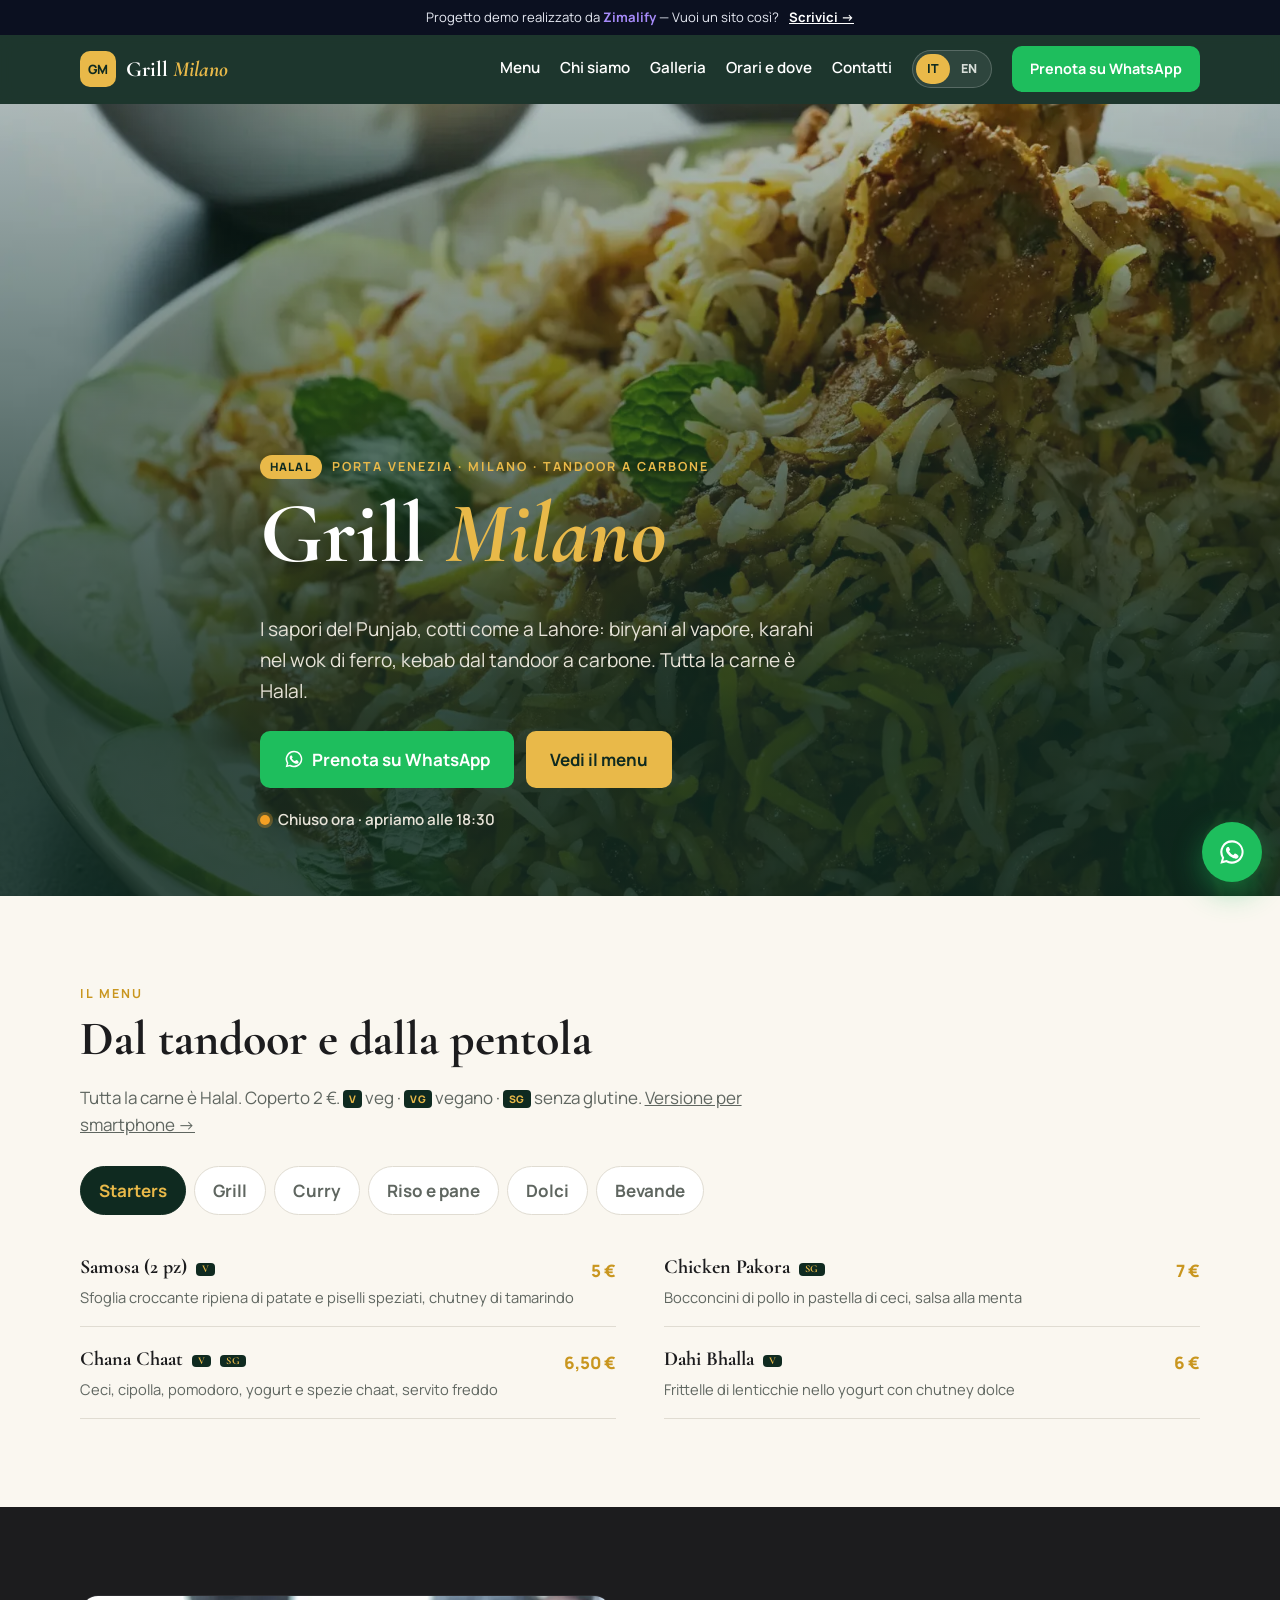
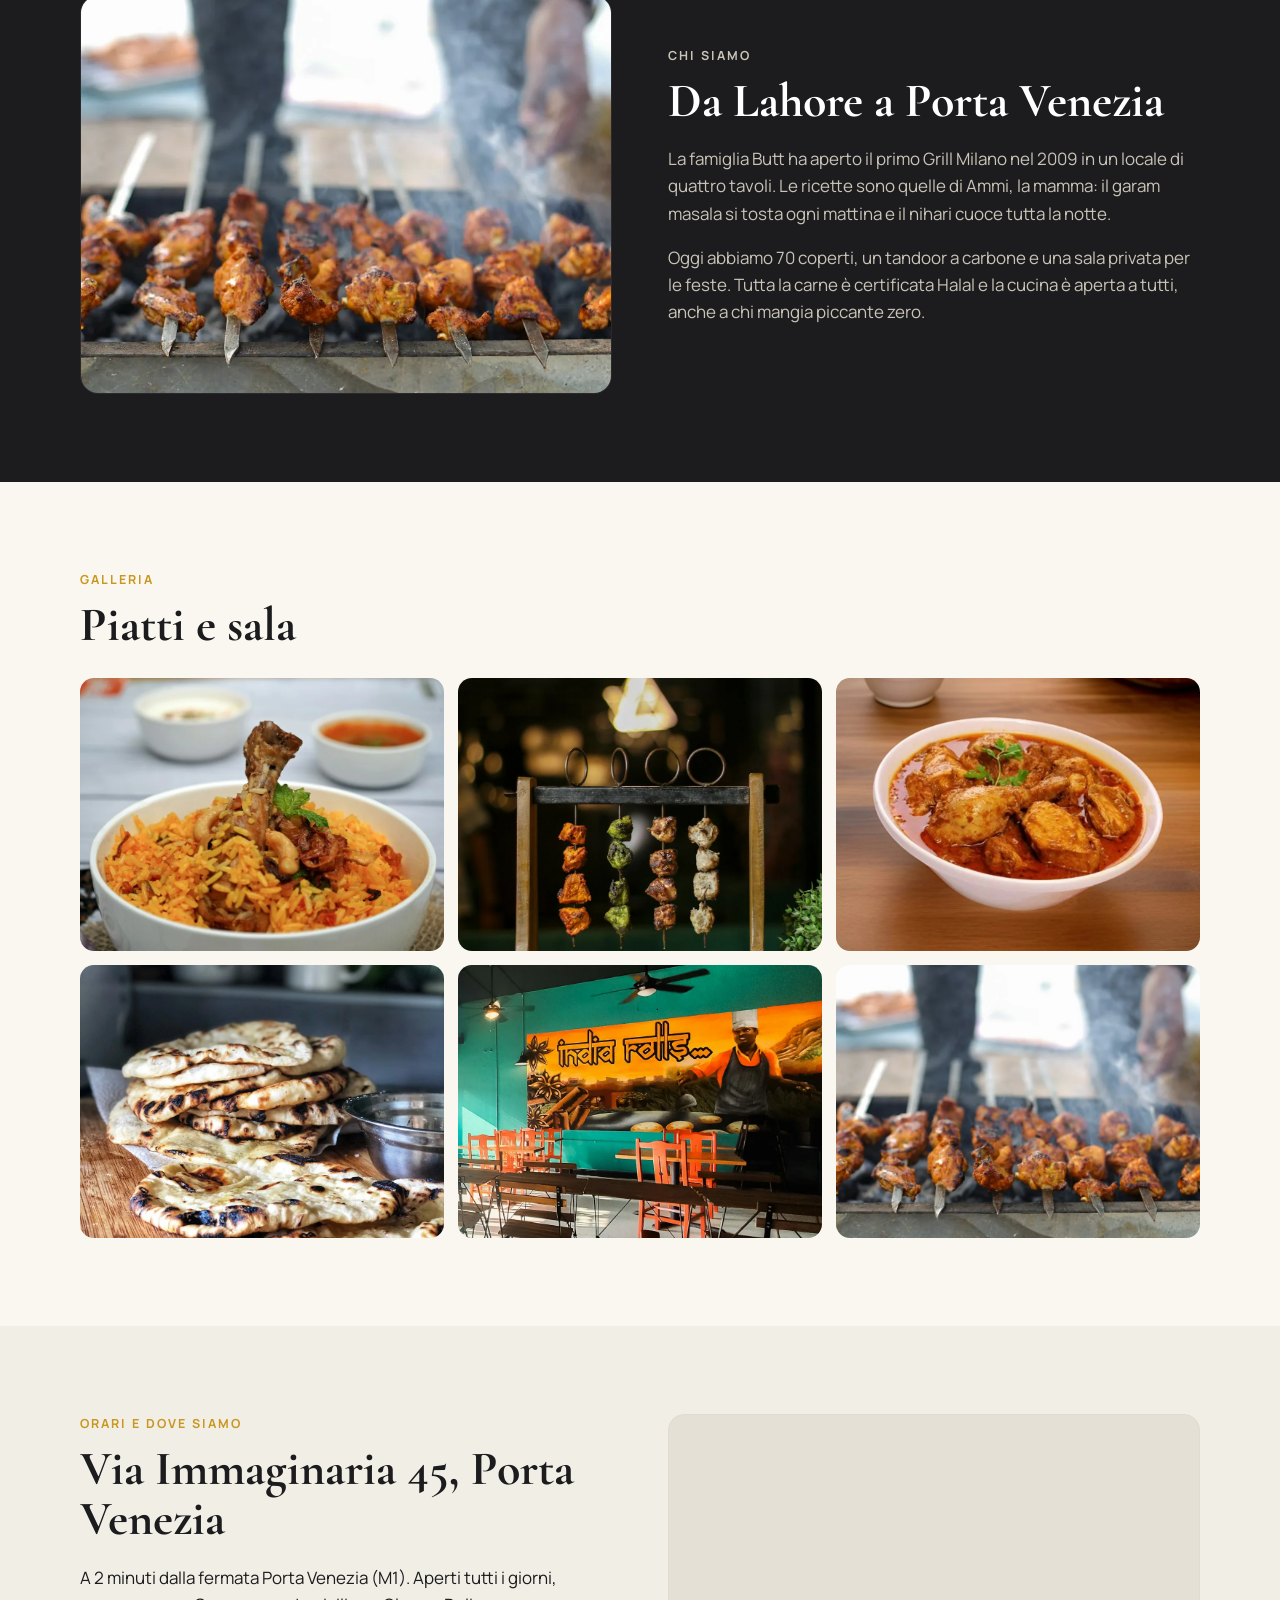
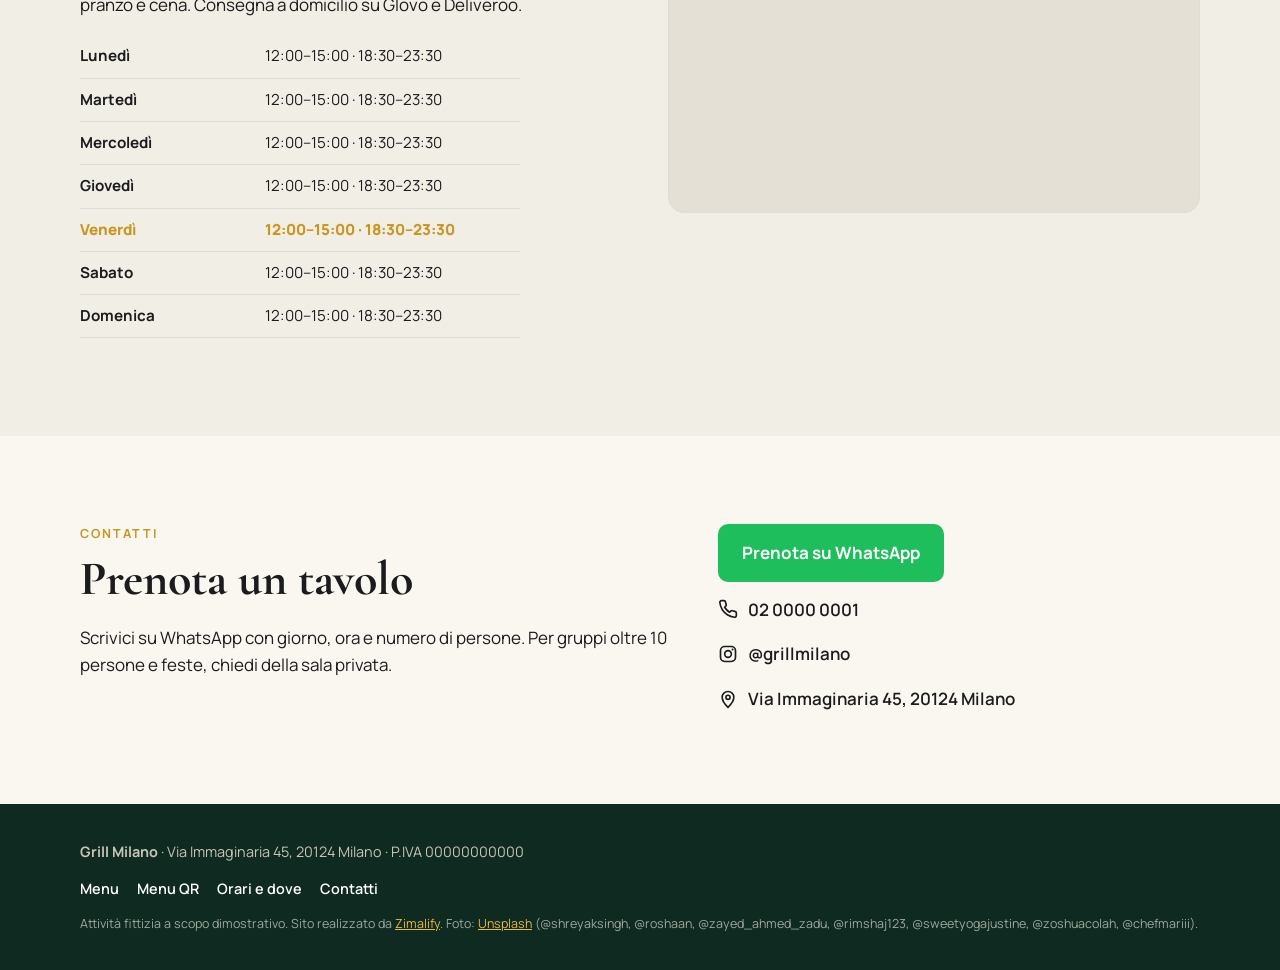
<file: demo/ristorante-pakistano/index.html>
<!DOCTYPE html>
<html lang="it">
<head>
  <meta charset="UTF-8">
  <meta name="viewport" content="width=device-width, initial-scale=1.0">
  <title>Grill Milano — Cucina pakistana Halal</title>
  <meta name="description" content="Grill Milano: biryani, karahi, nihari e kebab dal tandoor. Cucina pakistana Halal in zona Porta Venezia. Prenota su WhatsApp.">
  <meta name="theme-color" content="#0F2A20">
  <meta property="og:type" content="restaurant">
  <meta property="og:title" content="Grill Milano — Cucina pakistana Halal">
  <meta property="og:description" content="Biryani, karahi, nihari e kebab dal tandoor. Tutta la carne è Halal. Prenota su WhatsApp.">
  <meta property="og:image" content="https://zimalify.com/demo/ristorante-pakistano/assets/og.jpg">
  <meta property="og:url" content="https://zimalify.com/demo/ristorante-pakistano/">
  <meta property="og:locale" content="it_IT"><meta property="og:locale:alternate" content="en_GB">
  <meta name="twitter:card" content="summary_large_image">
  <link rel="canonical" href="https://zimalify.com/demo/ristorante-pakistano/">
  <link rel="icon" href="data:image/svg+xml,%3Csvg xmlns='http://www.w3.org/2000/svg' viewBox='0 0 32 32'%3E%3Crect width='32' height='32' rx='8' fill='%230F2A20'/%3E%3Ctext x='16' y='22' font-size='17' text-anchor='middle' fill='%23E9B949' font-family='Georgia' font-weight='bold'%3EGM%3C/text%3E%3C/svg%3E">
  <link rel="preconnect" href="https://fonts.googleapis.com">
  <link rel="preconnect" href="https://fonts.gstatic.com" crossorigin>
  <link href="https://fonts.googleapis.com/css2?family=Cormorant+Garamond:ital,wght@0,600;0,700;1,600&family=Manrope:wght@400;600;700&display=swap" rel="stylesheet">
  <link rel="stylesheet" href="css/style.css">
  <script type="application/ld+json">
  {"@context":"https://schema.org","@type":"Restaurant","name":"Grill Milano","description":"Cucina pakistana Halal a Milano: biryani, karahi, nihari, kebab dal tandoor.","servesCuisine":["Pakistana","Halal"],"priceRange":"€€","telephone":"+39 02 0000 0001","url":"https://zimalify.com/demo/ristorante-pakistano/","image":"https://zimalify.com/demo/ristorante-pakistano/assets/og.jpg","address":{"@type":"PostalAddress","streetAddress":"Via Immaginaria 45","addressLocality":"Milano","postalCode":"20124","addressCountry":"IT"},"openingHoursSpecification":[{"@type":"OpeningHoursSpecification","dayOfWeek":["Monday","Tuesday","Wednesday","Thursday","Friday","Saturday","Sunday"],"opens":"12:00","closes":"15:00"},{"@type":"OpeningHoursSpecification","dayOfWeek":["Monday","Tuesday","Wednesday","Thursday","Friday","Saturday","Sunday"],"opens":"18:30","closes":"23:30"}],"acceptsReservations":"True","hasMenu":"https://zimalify.com/demo/ristorante-pakistano/menu.html"}
  </script>
</head>
<body>
  <a class="skip" href="#main" data-i18n="skip">Vai al contenuto</a>
  <div class="demobar"><div class="wrap"><span data-i18n="demo">Progetto demo realizzato da <strong>Zimalify</strong> — Vuoi un sito così?</span> <a href="https://zimalify.com/?lang=it" target="_blank" rel="noopener" data-i18n="demoCta">Scrivici →</a></div></div>

  <header class="nav" id="nav">
    <div class="wrap nav__in">
      <a href="#top" class="brand" aria-label="Grill Milano, home"><span class="brand__mark" aria-hidden="true">GM</span><span>Grill <em>Milano</em></span></a>
      <nav class="nav__links" id="navLinks" aria-label="Principale">
        <a href="#menu" data-i18n="nav.menu">Menu</a>
        <a href="#storia" data-i18n="nav.about">Chi siamo</a>
        <a href="#galleria" data-i18n="nav.gallery">Galleria</a>
        <a href="#dove" data-i18n="nav.where">Orari e dove</a>
        <a href="#contatti" data-i18n="nav.contact">Contatti</a>
        <div class="lang" role="group" aria-label="Lingua"><button type="button" data-lang="it" aria-pressed="true">IT</button><button type="button" data-lang="en" aria-pressed="false">EN</button></div>
        <a class="btn btn--wa btn--sm" href="https://wa.me/393514969933?text=Ciao%20Zimalify%2C%20ho%20visto%20la%20demo%20del%20ristorante%20e%20vorrei%20un%20sito%20cos%C3%AC%20per%20la%20mia%20attivit%C3%A0." target="_blank" rel="noopener" data-i18n="book">Prenota su WhatsApp</a>
      </nav>
      <button class="burger" id="burger" aria-label="Apri il menu di navigazione" aria-expanded="false" aria-controls="navLinks"><span></span><span></span><span></span></button>
    </div>
  </header>

  <main id="main">
    <section class="hero" id="top">
      <picture class="hero__bg" aria-hidden="true"><img src="assets/hero.webp" alt="" width="1600" height="1000" fetchpriority="high"></picture>
      <div class="wrap hero__in">
        <p class="eyebrow"><span class="halal">Halal</span> <span data-i18n="hero.eyebrow">Porta Venezia · Milano · tandoor a carbone</span></p>
        <h1>Grill <em>Milano</em></h1>
        <p class="lead" data-i18n="hero.lead">I sapori del Punjab, cotti come a Lahore: biryani al vapore, karahi nel wok di ferro, kebab dal tandoor a carbone. Tutta la carne è Halal.</p>
        <div class="hero__cta">
          <a class="btn btn--wa" href="https://wa.me/393514969933?text=Ciao%20Zimalify%2C%20ho%20visto%20la%20demo%20del%20ristorante%20e%20vorrei%20un%20sito%20cos%C3%AC%20per%20la%20mia%20attivit%C3%A0." target="_blank" rel="noopener"><svg viewBox="0 0 24 24" width="20" height="20" aria-hidden="true"><path fill="currentColor" d="M12 2a10 10 0 0 0-8.6 15.1L2 22l5-1.3A10 10 0 1 0 12 2zm0 18.2a8.2 8.2 0 0 1-4.2-1.2l-.3-.2-3 .8.8-2.9-.2-.3A8.2 8.2 0 1 1 12 20.2zm4.5-6.1c-.2-.1-1.5-.7-1.7-.8s-.4-.1-.6.1-.6.8-.8 1-.3.2-.5.1a6.7 6.7 0 0 1-3.3-2.9c-.3-.4.3-.4.7-1.3.1-.2 0-.3 0-.4l-.8-1.8c-.2-.5-.4-.4-.6-.4h-.5a1 1 0 0 0-.7.3 3 3 0 0 0-.9 2.2 5.2 5.2 0 0 0 1.1 2.8 12 12 0 0 0 4.6 4c1.7.7 2.3.8 3.1.7a2.7 2.7 0 0 0 1.8-1.3c.2-.6.2-1.1.2-1.2l-.5-.3z"/></svg> <span data-i18n="book">Prenota su WhatsApp</span></a>
          <a class="btn btn--gold" href="#menu" data-i18n="hero.menu">Vedi il menu</a>
        </div>
        <p class="hero__status"><span class="dot" id="openDot"></span><span id="openText"></span></p>
      </div>
    </section>

    <section class="section" id="menu">
      <div class="wrap">
        <div class="section__head">
          <p class="eyebrow" data-i18n="menu.eyebrow">Il menu</p>
          <h2 data-i18n="menu.title">Dal tandoor e dalla pentola</h2>
          <p class="muted"><span id="menuNote"></span> <span class="tag">V</span> <span id="tV"></span> · <span class="tag">VG</span> <span id="tVG"></span> · <span class="tag">SG</span> <span id="tSG"></span>. <a href="menu.html" id="phoneMenu"></a></p>
        </div>
        <div class="tabs" id="menuTabs" role="tablist" aria-label="Categorie del menu"></div>
        <div class="menu" id="menuList"></div>
      </div>
    </section>

    <section class="section section--dark" id="storia">
      <div class="wrap two">
        <figure class="story__img"><img src="assets/grill.webp" alt="Spiedini di carne sulla griglia a carbone" loading="lazy" width="1000" height="611"></figure>
        <div>
          <p class="eyebrow eyebrow--gold" data-i18n="about.eyebrow">Chi siamo</p>
          <h2 data-i18n="about.title">Da Lahore a Porta Venezia</h2>
          <p data-i18n="about.p1">La famiglia Butt ha aperto il primo Grill Milano nel 2009 in un locale di quattro tavoli. Le ricette sono quelle di Ammi, la mamma: il garam masala si tosta ogni mattina e il nihari cuoce tutta la notte.</p>
          <p data-i18n="about.p2">Oggi abbiamo 70 coperti, un tandoor a carbone e una sala privata per le feste. Tutta la carne è certificata Halal e la cucina è aperta a tutti, anche a chi mangia piccante zero.</p>
        </div>
      </div>
    </section>

    <section class="section" id="galleria">
      <div class="wrap">
        <div class="section__head"><p class="eyebrow" data-i18n="gallery.eyebrow">Galleria</p><h2 data-i18n="gallery.title">Piatti e sala</h2></div>
        <div class="gallery">
          <figure><img src="assets/biryani.webp" alt="Biryani di pollo con zafferano e cipolla fritta" loading="lazy" width="1000" height="653"></figure>
          <figure><img src="assets/kebab.webp" alt="Seekh kebab su spiedi serviti su supporto di legno" loading="lazy" width="1000" height="1500"></figure>
          <figure><img src="assets/karahi.webp" alt="Chicken karahi servito con riso" loading="lazy" width="1000" height="1000"></figure>
          <figure><img src="assets/naan.webp" alt="Naan caldo appena sfornato" loading="lazy" width="1000" height="1333"></figure>
          <figure><img src="assets/sala.webp" alt="La sala del ristorante con tavoli apparecchiati" loading="lazy" width="1000" height="1424"></figure>
          <figure><img src="assets/grill.webp" alt="Carne alla griglia sul carbone" loading="lazy" width="1000" height="611"></figure>
        </div>
      </div>
    </section>

    <section class="section section--tint" id="dove">
      <div class="wrap two two--top">
        <div>
          <p class="eyebrow" data-i18n="where.eyebrow">Orari e dove siamo</p>
          <h2>Via Immaginaria 45, Porta Venezia</h2>
          <p data-i18n="where.p">A 2 minuti dalla fermata Porta Venezia (M1). Aperti tutti i giorni, pranzo e cena. Consegna a domicilio su Glovo e Deliveroo.</p>
          <table class="hours" id="hoursTable" aria-label="Orari di apertura"></table>
        </div>
        <div class="map"><iframe title="Mappa della zona Porta Venezia, Milano" src="https://www.google.com/maps?q=Porta+Venezia,+Milano&z=15&output=embed" loading="lazy" referrerpolicy="no-referrer-when-downgrade" allowfullscreen></iframe></div>
      </div>
    </section>

    <section class="section" id="contatti">
      <div class="wrap contact">
        <div>
          <p class="eyebrow" data-i18n="contact.eyebrow">Contatti</p>
          <h2 data-i18n="contact.title">Prenota un tavolo</h2>
          <p data-i18n="contact.p">Scrivici su WhatsApp con giorno, ora e numero di persone. Per gruppi oltre 10 persone e feste, chiedi della sala privata.</p>
        </div>
        <ul class="contact__list">
          <li><a class="btn btn--wa" href="https://wa.me/393514969933?text=Ciao%20Zimalify%2C%20ho%20visto%20la%20demo%20del%20ristorante%20e%20vorrei%20un%20sito%20cos%C3%AC%20per%20la%20mia%20attivit%C3%A0." target="_blank" rel="noopener" data-i18n="book">Prenota su WhatsApp</a></li>
          <li><a href="tel:+390200000001"><svg viewBox="0 0 24 24" width="20" height="20" aria-hidden="true"><path fill="none" stroke="currentColor" stroke-width="2" stroke-linecap="round" stroke-linejoin="round" d="M22 16.9v3a2 2 0 0 1-2.2 2 19.8 19.8 0 0 1-8.6-3 19.5 19.5 0 0 1-6-6 19.8 19.8 0 0 1-3-8.7A2 2 0 0 1 4.1 2h3a2 2 0 0 1 2 1.7c.1.9.4 1.9.7 2.8a2 2 0 0 1-.5 2.1L8 9.9a16 16 0 0 0 6 6l1.3-1.3a2 2 0 0 1 2.1-.4c.9.3 1.8.6 2.8.7a2 2 0 0 1 1.8 2z"/></svg> 02 0000 0001</a></li>
          <li><a href="https://www.instagram.com" target="_blank" rel="noopener" aria-label="Instagram (link segnaposto)"><svg viewBox="0 0 24 24" width="20" height="20" aria-hidden="true"><rect x="3" y="3" width="18" height="18" rx="5" fill="none" stroke="currentColor" stroke-width="2"/><circle cx="12" cy="12" r="4" fill="none" stroke="currentColor" stroke-width="2"/><circle cx="17.5" cy="6.5" r="1.2" fill="currentColor"/></svg> @grillmilano</a></li>
          <li><span><svg viewBox="0 0 24 24" width="20" height="20" aria-hidden="true"><path fill="none" stroke="currentColor" stroke-width="2" stroke-linecap="round" stroke-linejoin="round" d="M12 22s7-6.5 7-12a7 7 0 1 0-14 0c0 5.5 7 12 7 12z"/><circle cx="12" cy="10" r="2.5" fill="none" stroke="currentColor" stroke-width="2"/></svg> Via Immaginaria 45, 20124 Milano</span></li>
        </ul>
      </div>
    </section>
  </main>

  <footer class="footer">
    <div class="wrap footer__in">
      <div><strong>Grill Milano</strong> · Via Immaginaria 45, 20124 Milano · P.IVA 00000000000</div>
      <div class="footer__links"><a href="#menu">Menu</a><a href="menu.html">Menu QR</a><a href="#dove" data-i18n="nav.where">Orari e dove</a><a href="#contatti" data-i18n="nav.contact">Contatti</a></div>
      <p class="footer__small"><span data-i18n="foot.demo">Attività fittizia a scopo dimostrativo. Sito realizzato da</span> <a href="https://zimalify.com/?lang=it" target="_blank" rel="noopener">Zimalify</a>. <span data-i18n="foot.photo">Foto:</span> <a href="https://unsplash.com" target="_blank" rel="noopener">Unsplash</a> (@shreyaksingh, @roshaan, @zayed_ahmed_zadu, @rimshaj123, @sweetyogajustine, @zoshuacolah, @chefmariii).</p>
    </div>
  </footer>

  <a class="wa-float" href="https://wa.me/393514969933?text=Ciao%20Zimalify%2C%20ho%20visto%20la%20demo%20del%20ristorante%20e%20vorrei%20un%20sito%20cos%C3%AC%20per%20la%20mia%20attivit%C3%A0." target="_blank" rel="noopener" aria-label="Prenota su WhatsApp"><svg viewBox="0 0 24 24" width="28" height="28" aria-hidden="true"><path fill="currentColor" d="M12 2a10 10 0 0 0-8.6 15.1L2 22l5-1.3A10 10 0 1 0 12 2zm0 18.2a8.2 8.2 0 0 1-4.2-1.2l-.3-.2-3 .8.8-2.9-.2-.3A8.2 8.2 0 1 1 12 20.2zm4.5-6.1c-.2-.1-1.5-.7-1.7-.8s-.4-.1-.6.1-.6.8-.8 1-.3.2-.5.1a6.7 6.7 0 0 1-3.3-2.9c-.3-.4.3-.4.7-1.3.1-.2 0-.3 0-.4l-.8-1.8c-.2-.5-.4-.4-.6-.4h-.5a1 1 0 0 0-.7.3 3 3 0 0 0-.9 2.2 5.2 5.2 0 0 0 1.1 2.8 12 12 0 0 0 4.6 4c1.7.7 2.3.8 3.1.7a2.7 2.7 0 0 0 1.8-1.3c.2-.6.2-1.1.2-1.2l-.5-.3z"/></svg></a>

  <script src="js/menu-data.js"></script>
  <script src="js/app.js"></script>
</body>
</html>
</file>
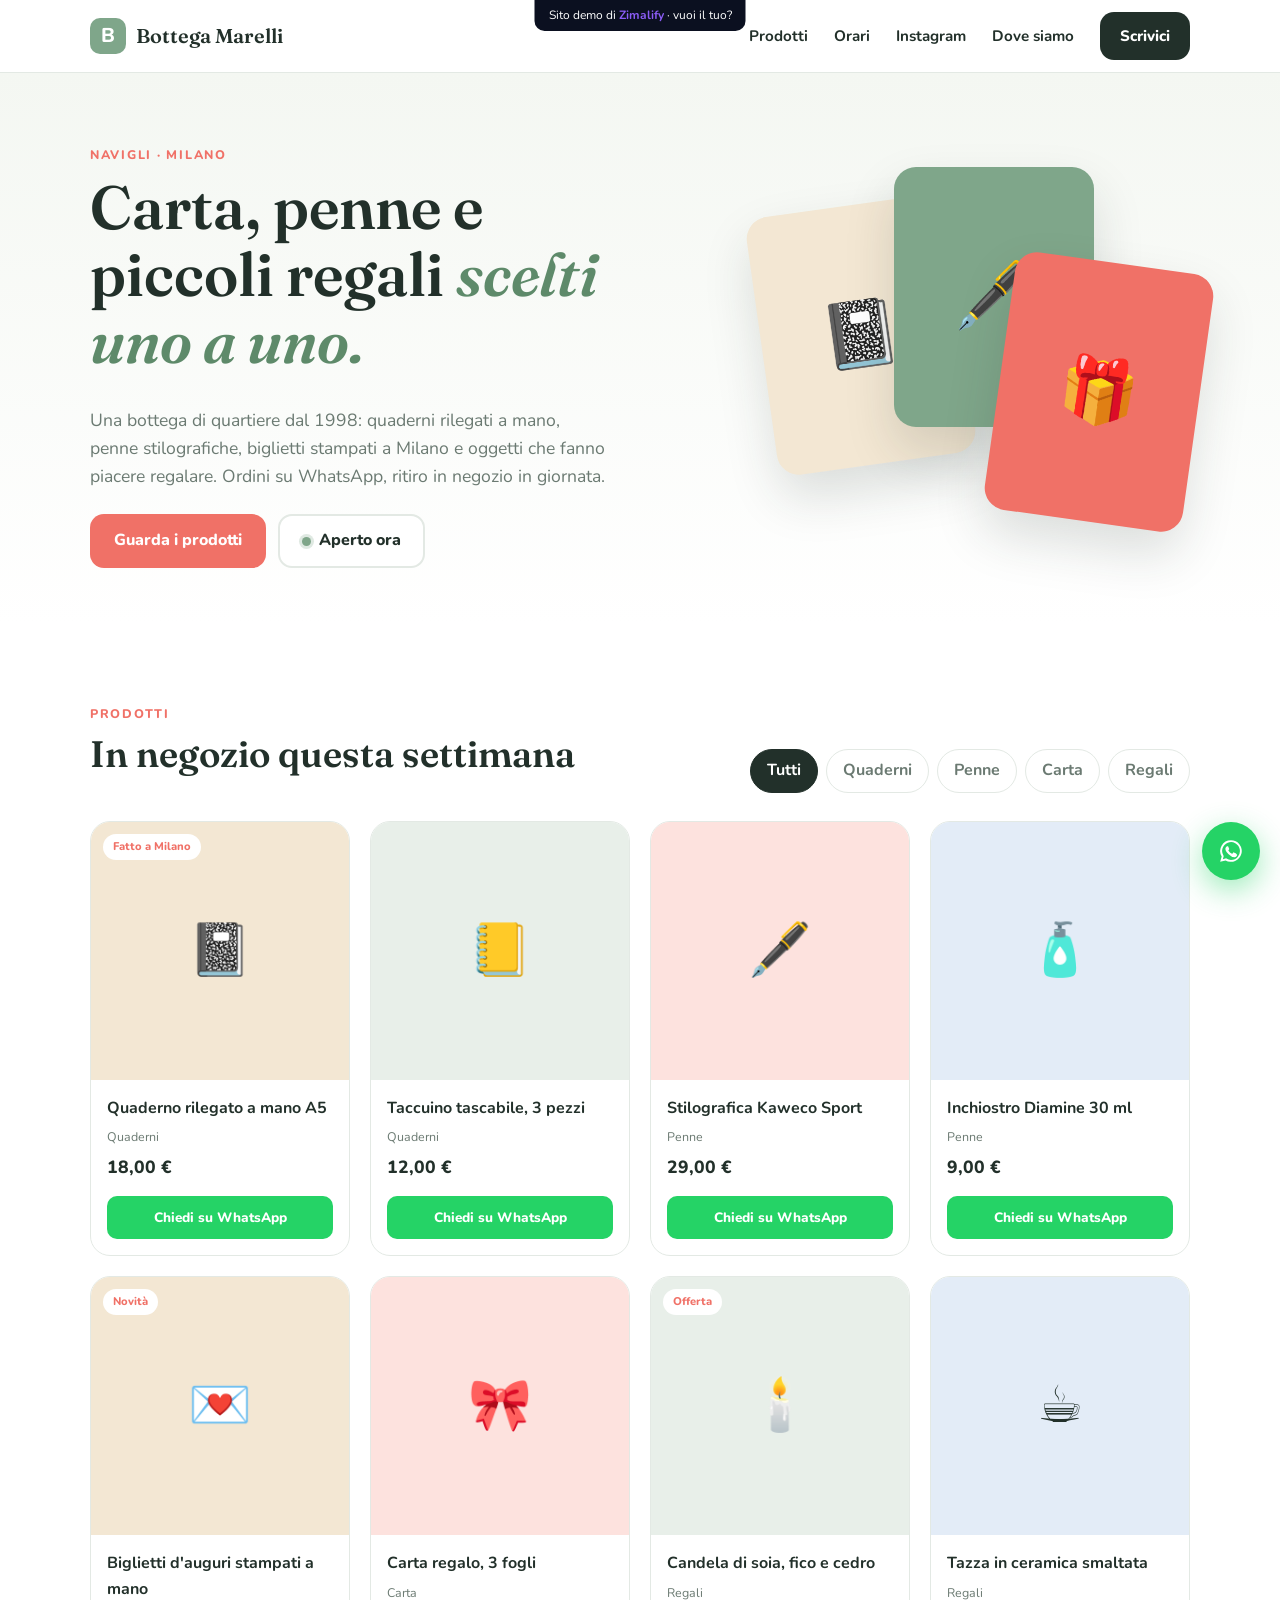
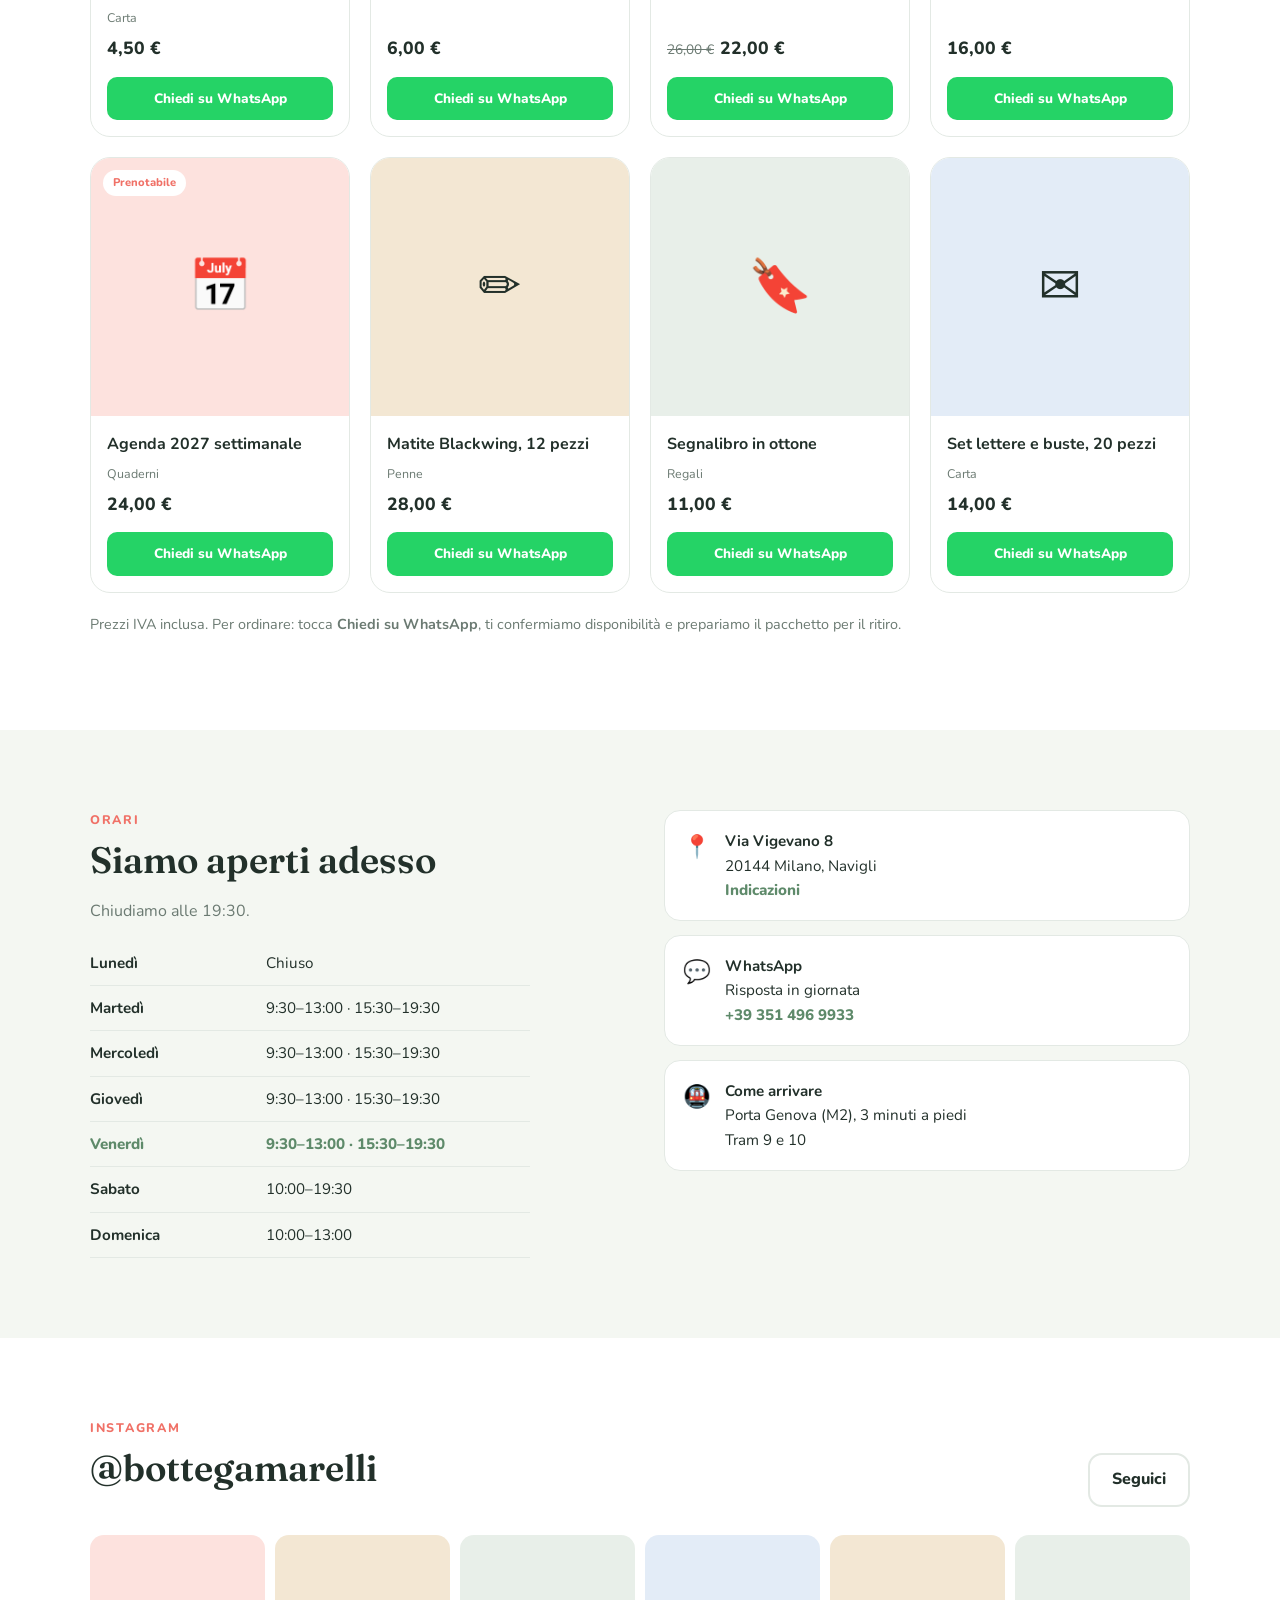
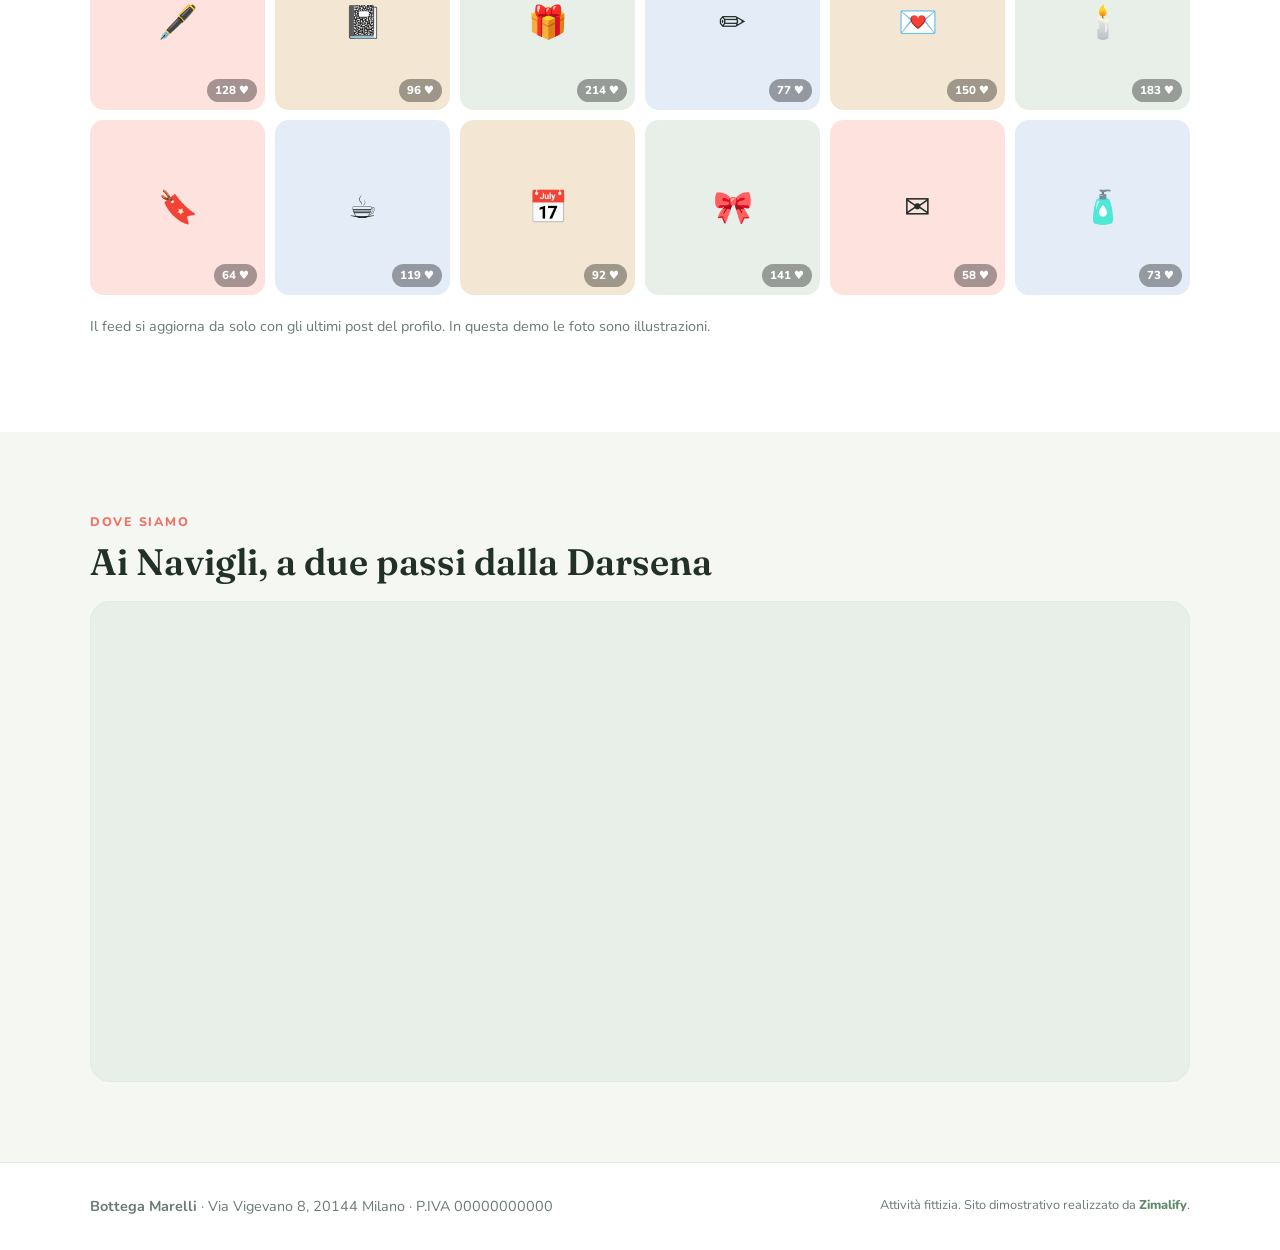
<file: demos/bottega-marelli/index.html>
<!DOCTYPE html>
<html lang="it">
<head>
  <meta charset="UTF-8">
  <meta name="viewport" content="width=device-width, initial-scale=1.0">
  <title>Bottega Marelli — Cartoleria e regali ai Navigli</title>
  <meta name="description" content="Bottega Marelli: cartoleria, carta fatta a mano, penne e regali scelti con cura. Ai Navigli, Milano. Ordina su WhatsApp e ritira in negozio.">
  <meta name="robots" content="noindex">
  <meta name="theme-color" content="#FFFFFF">
  <link rel="icon" href="data:image/svg+xml,%3Csvg xmlns='http://www.w3.org/2000/svg' viewBox='0 0 32 32'%3E%3Crect width='32' height='32' rx='8' fill='%237FA68A'/%3E%3Ctext x='16' y='22' font-size='17' text-anchor='middle' fill='white' font-family='Arial' font-weight='bold'%3EB%3C/text%3E%3C/svg%3E">
  <link rel="preconnect" href="https://fonts.googleapis.com">
  <link rel="preconnect" href="https://fonts.gstatic.com" crossorigin>
  <link href="https://fonts.googleapis.com/css2?family=Nunito:wght@400;600;800&family=Fraunces:ital,wght@0,600;1,600&display=swap" rel="stylesheet">
  <link rel="stylesheet" href="style.css">
</head>
<body>
  <a class="demo-badge" href="https://zimalify.com" target="_blank" rel="noopener">Sito demo di <strong>Zimalify</strong> · vuoi il tuo?</a>

  <header class="nav">
    <div class="wrap nav__in">
      <a href="#top" class="brand"><span class="brand__mark">B</span>Bottega Marelli</a>
      <nav class="nav__links" id="navLinks">
        <a href="#prodotti">Prodotti</a>
        <a href="#orari">Orari</a>
        <a href="#instagram">Instagram</a>
        <a href="#dove">Dove siamo</a>
        <a href="https://wa.me/393514969933?text=Ciao%20Bottega%20Marelli%2C%20vorrei%20informazioni" target="_blank" rel="noopener" class="btn btn--dark">Scrivici</a>
      </nav>
      <button class="burger" id="burger" aria-label="Apri il menu" aria-expanded="false"><span></span><span></span><span></span></button>
    </div>
  </header>

  <main>
    <section class="hero" id="top">
      <div class="wrap hero__in">
        <div>
          <p class="eyebrow">Navigli · Milano</p>
          <h1>Carta, penne e piccoli regali <em>scelti uno a uno.</em></h1>
          <p class="lead">Una bottega di quartiere dal 1998: quaderni rilegati a mano, penne stilografiche, biglietti stampati a Milano e oggetti che fanno piacere regalare. Ordini su WhatsApp, ritiro in negozio in giornata.</p>
          <div class="hero__cta">
            <a href="#prodotti" class="btn btn--primary">Guarda i prodotti</a>
            <a href="#orari" class="btn btn--ghost"><span class="dot" id="openDot"></span><span id="openText">Orari</span></a>
          </div>
        </div>
        <div class="hero__stack" aria-hidden="true">
          <div class="card card--1"><span>📓</span></div>
          <div class="card card--2"><span>🖋️</span></div>
          <div class="card card--3"><span>🎁</span></div>
        </div>
      </div>
    </section>

    <section class="section" id="prodotti">
      <div class="wrap">
        <div class="head">
          <div><p class="eyebrow">Prodotti</p><h2>In negozio questa settimana</h2></div>
          <div class="filters" id="filters"></div>
        </div>
        <div class="grid" id="grid"></div>
        <p class="note">Prezzi IVA inclusa. Per ordinare: tocca <strong>Chiedi su WhatsApp</strong>, ti confermiamo disponibilità e prepariamo il pacchetto per il ritiro.</p>
      </div>
    </section>

    <section class="section section--tint" id="orari">
      <div class="wrap two">
        <div>
          <p class="eyebrow">Orari</p>
          <h2 id="hoursTitle">Siamo aperti</h2>
          <p id="hoursSub" class="muted"></p>
          <table class="hours" id="hoursTable"></table>
        </div>
        <div class="info">
          <div class="info__row"><span>📍</span><div><strong>Via Vigevano 8</strong><br>20144 Milano, Navigli<br><a href="https://maps.google.com/?q=Via+Vigevano+8+Milano" target="_blank" rel="noopener">Indicazioni</a></div></div>
          <div class="info__row"><span>💬</span><div><strong>WhatsApp</strong><br>Risposta in giornata<br><a href="https://wa.me/393514969933?text=Ciao%20Bottega%20Marelli%2C%20vorrei%20informazioni" target="_blank" rel="noopener">+39 351 496 9933</a></div></div>
          <div class="info__row"><span>🚇</span><div><strong>Come arrivare</strong><br>Porta Genova (M2), 3 minuti a piedi<br>Tram 9 e 10</div></div>
        </div>
      </div>
    </section>

    <section class="section" id="instagram">
      <div class="wrap">
        <div class="head">
          <div><p class="eyebrow">Instagram</p><h2>@bottegamarelli</h2></div>
          <a href="https://www.instagram.com" target="_blank" rel="noopener" class="btn btn--ghost">Seguici</a>
        </div>
        <div class="insta" id="insta"></div>
        <p class="note">Il feed si aggiorna da solo con gli ultimi post del profilo. In questa demo le foto sono illustrazioni.</p>
      </div>
    </section>

    <section class="section section--tint" id="dove">
      <div class="wrap">
        <p class="eyebrow">Dove siamo</p>
        <h2>Ai Navigli, a due passi dalla Darsena</h2>
        <div class="map"><iframe title="Mappa: Via Vigevano 8, Milano" src="https://www.google.com/maps?q=Via+Vigevano+8,+20144+Milano&z=16&output=embed" loading="lazy" referrerpolicy="no-referrer-when-downgrade" allowfullscreen></iframe></div>
      </div>
    </section>
  </main>

  <footer class="footer">
    <div class="wrap footer__in">
      <div><strong>Bottega Marelli</strong> · Via Vigevano 8, 20144 Milano · P.IVA 00000000000</div>
      <div class="footer__demo">Attività fittizia. Sito dimostrativo realizzato da <a href="https://zimalify.com" target="_blank" rel="noopener">Zimalify</a>.</div>
    </div>
  </footer>

  <a class="wa-float" href="https://wa.me/393514969933?text=Ciao%20Bottega%20Marelli%2C%20vorrei%20informazioni" target="_blank" rel="noopener" aria-label="Scrivici su WhatsApp"><svg viewBox="0 0 24 24" width="26" height="26" aria-hidden="true"><path fill="currentColor" d="M12 2a10 10 0 0 0-8.6 15.1L2 22l5-1.3A10 10 0 1 0 12 2zm0 18.2a8.2 8.2 0 0 1-4.2-1.2l-.3-.2-3 .8.8-2.9-.2-.3A8.2 8.2 0 1 1 12 20.2zm4.5-6.1c-.2-.1-1.5-.7-1.7-.8s-.4-.1-.6.1-.6.8-.8 1-.3.2-.5.1a6.7 6.7 0 0 1-3.3-2.9c-.3-.4.3-.4.7-1.3.1-.2 0-.3 0-.4l-.8-1.8c-.2-.5-.4-.4-.6-.4h-.5a1 1 0 0 0-.7.3 3 3 0 0 0-.9 2.2 5.2 5.2 0 0 0 1.1 2.8 12 12 0 0 0 4.6 4c1.7.7 2.3.8 3.1.7a2.7 2.7 0 0 0 1.8-1.3c.2-.6.2-1.1.2-1.2l-.5-.3z"/></svg></a>

  <script src="app.js"></script>
</body>
</html>
</file>
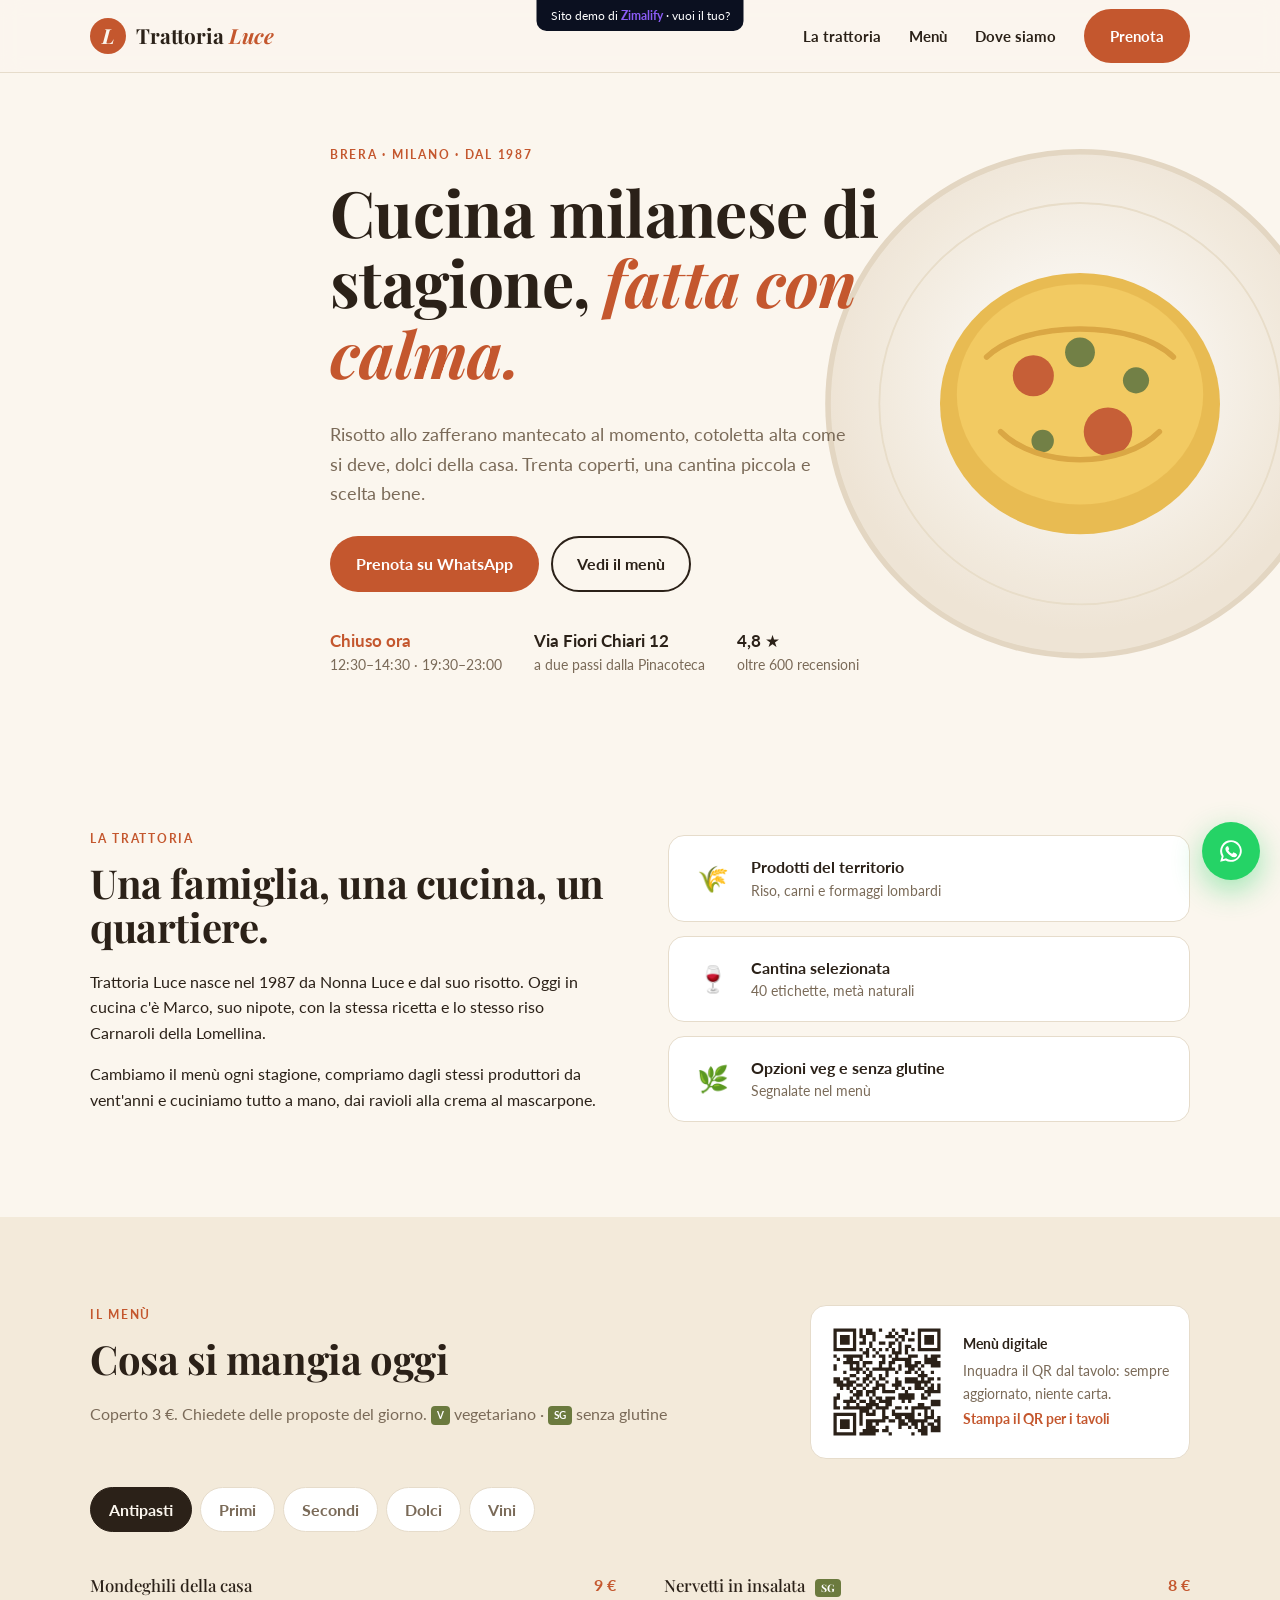
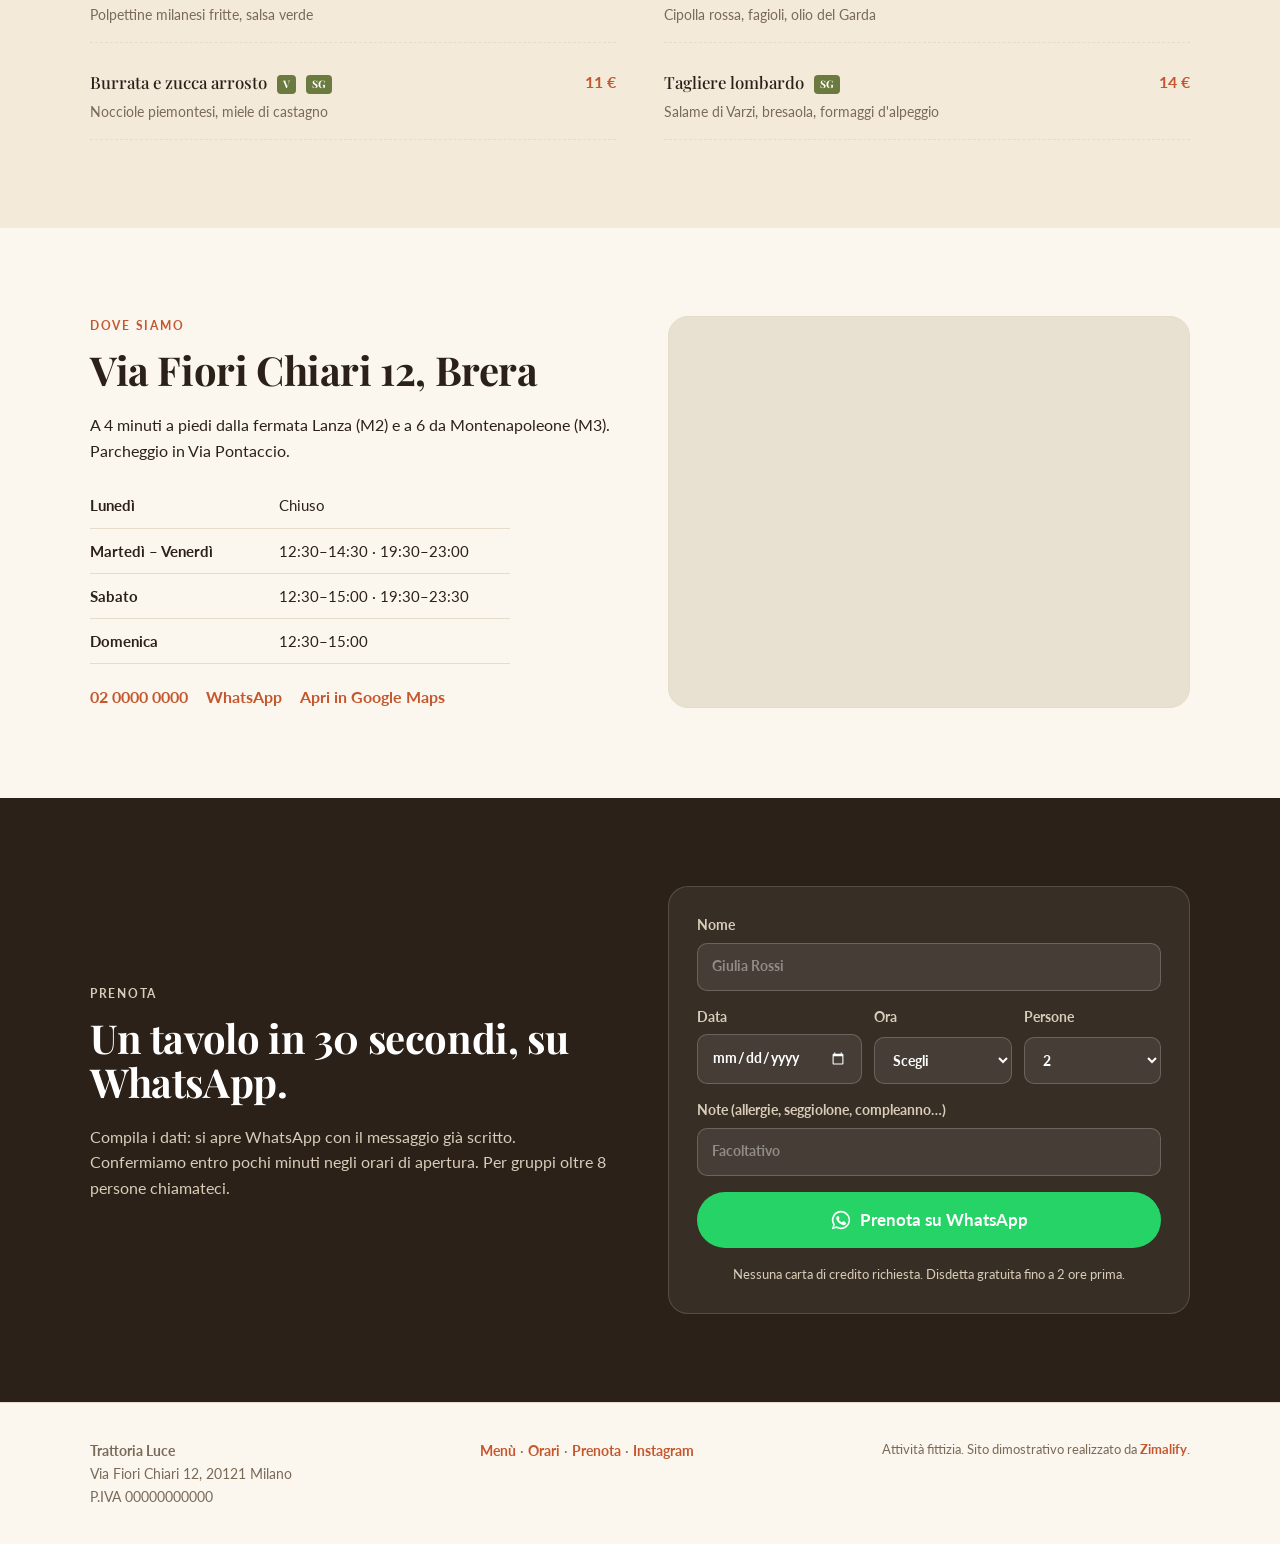
<file: demos/trattoria-luce/index.html>
<!DOCTYPE html>
<html lang="it">
<head>
  <meta charset="UTF-8">
  <meta name="viewport" content="width=device-width, initial-scale=1.0">
  <title>Trattoria Luce — Cucina milanese in Brera</title>
  <meta name="description" content="Trattoria Luce, cucina milanese di stagione nel cuore di Brera. Menù digitale, prenotazione su WhatsApp, aperti a pranzo e cena.">
  <meta name="robots" content="noindex">
  <meta name="theme-color" content="#FBF6EE">
  <link rel="icon" href="data:image/svg+xml,%3Csvg xmlns='http://www.w3.org/2000/svg' viewBox='0 0 32 32'%3E%3Ccircle cx='16' cy='16' r='16' fill='%23C4572E'/%3E%3Ctext x='16' y='22' font-size='18' text-anchor='middle' fill='%23FBF6EE' font-family='Georgia'%3EL%3C/text%3E%3C/svg%3E">
  <link rel="preconnect" href="https://fonts.googleapis.com">
  <link rel="preconnect" href="https://fonts.gstatic.com" crossorigin>
  <link href="https://fonts.googleapis.com/css2?family=Playfair+Display:ital,wght@0,500;0,700;1,500&family=Lato:wght@400;700&display=swap" rel="stylesheet">
  <link rel="stylesheet" href="style.css">
</head>
<body>
  <a class="demo-badge" href="https://zimalify.com" target="_blank" rel="noopener">Sito demo di <strong>Zimalify</strong> · vuoi il tuo?</a>

  <header class="nav" id="nav">
    <div class="wrap nav__in">
      <a href="#top" class="brand"><span class="brand__mark">L</span><span>Trattoria <em>Luce</em></span></a>
      <nav class="nav__links" id="navLinks">
        <a href="#storia">La trattoria</a>
        <a href="#menu">Menù</a>
        <a href="#dove">Dove siamo</a>
        <a href="#prenota" class="btn btn--primary">Prenota</a>
      </nav>
      <button class="burger" id="burger" aria-label="Apri il menu" aria-expanded="false"><span></span><span></span><span></span></button>
    </div>
  </header>

  <main>
    <section class="hero" id="top">
      <div class="hero__art" aria-hidden="true">
        <svg viewBox="0 0 600 600" class="plate"><defs><radialGradient id="pg" cx="50%" cy="45%"><stop offset="0" stop-color="#fff"/><stop offset="1" stop-color="#EEE4D4"/></radialGradient></defs><circle cx="300" cy="300" r="270" fill="url(#pg)" stroke="#E2D5C0" stroke-width="6"/><circle cx="300" cy="300" r="215" fill="none" stroke="#E8DCC8" stroke-width="2"/><ellipse cx="300" cy="300" rx="150" ry="140" fill="#E8B84A"/><ellipse cx="300" cy="290" rx="132" ry="118" fill="#F2C85B"/><circle cx="250" cy="270" r="22" fill="#C4572E"/><circle cx="330" cy="330" r="26" fill="#C4572E"/><circle cx="300" cy="245" r="16" fill="#6B7A3E"/><circle cx="360" cy="275" r="14" fill="#6B7A3E"/><circle cx="260" cy="340" r="12" fill="#6B7A3E"/><path d="M200 250c40-40 160-40 200 0" stroke="#D9A33B" stroke-width="6" fill="none" stroke-linecap="round"/><path d="M215 330c40 40 130 40 170 0" stroke="#D9A33B" stroke-width="6" fill="none" stroke-linecap="round"/></svg>
      </div>
      <div class="wrap hero__in">
        <p class="eyebrow">Brera · Milano · dal 1987</p>
        <h1>Cucina milanese di stagione, <em>fatta con calma.</em></h1>
        <p class="lead">Risotto allo zafferano mantecato al momento, cotoletta alta come si deve, dolci della casa. Trenta coperti, una cantina piccola e scelta bene.</p>
        <div class="hero__cta">
          <a href="#prenota" class="btn btn--primary">Prenota su WhatsApp</a>
          <a href="#menu" class="btn btn--ghost">Vedi il menù</a>
        </div>
        <ul class="hero__facts">
          <li><strong id="openNow">Aperto ora</strong><span>12:30–14:30 · 19:30–23:00</span></li>
          <li><strong>Via Fiori Chiari 12</strong><span>a due passi dalla Pinacoteca</span></li>
          <li><strong>4,8 ★</strong><span>oltre 600 recensioni</span></li>
        </ul>
      </div>
    </section>

    <section class="section" id="storia">
      <div class="wrap two">
        <div>
          <p class="eyebrow">La trattoria</p>
          <h2>Una famiglia, una cucina, un quartiere.</h2>
          <p>Trattoria Luce nasce nel 1987 da Nonna Luce e dal suo risotto. Oggi in cucina c'è Marco, suo nipote, con la stessa ricetta e lo stesso riso Carnaroli della Lomellina.</p>
          <p>Cambiamo il menù ogni stagione, compriamo dagli stessi produttori da vent'anni e cuciniamo tutto a mano, dai ravioli alla crema al mascarpone.</p>
        </div>
        <div class="values">
          <div class="value"><span class="value__ico">🌾</span><strong>Prodotti del territorio</strong><span>Riso, carni e formaggi lombardi</span></div>
          <div class="value"><span class="value__ico">🍷</span><strong>Cantina selezionata</strong><span>40 etichette, metà naturali</span></div>
          <div class="value"><span class="value__ico">🌿</span><strong>Opzioni veg e senza glutine</strong><span>Segnalate nel menù</span></div>
        </div>
      </div>
    </section>

    <section class="section section--cream" id="menu">
      <div class="wrap">
        <div class="menu__head">
          <div>
            <p class="eyebrow">Il menù</p>
            <h2>Cosa si mangia oggi</h2>
            <p class="muted">Coperto 3 €. Chiedete delle proposte del giorno. <span class="tag">V</span> vegetariano · <span class="tag">SG</span> senza glutine</p>
          </div>
          <div class="qr">
            <img src="qr-menu.svg" alt="QR code del menù digitale" width="120" height="120">
            <div><strong>Menù digitale</strong><span>Inquadra il QR dal tavolo: sempre aggiornato, niente carta.</span><a href="#menu" id="qrPrint">Stampa il QR per i tavoli</a></div>
          </div>
        </div>
        <div class="tabs" id="menuTabs" role="tablist"></div>
        <div class="menu" id="menuList"></div>
      </div>
    </section>

    <section class="section" id="dove">
      <div class="wrap two two--map">
        <div>
          <p class="eyebrow">Dove siamo</p>
          <h2>Via Fiori Chiari 12, Brera</h2>
          <p>A 4 minuti a piedi dalla fermata Lanza (M2) e a 6 da Montenapoleone (M3). Parcheggio in Via Pontaccio.</p>
          <table class="hours">
            <tr><th>Lunedì</th><td>Chiuso</td></tr>
            <tr><th>Martedì – Venerdì</th><td>12:30–14:30 · 19:30–23:00</td></tr>
            <tr><th>Sabato</th><td>12:30–15:00 · 19:30–23:30</td></tr>
            <tr><th>Domenica</th><td>12:30–15:00</td></tr>
          </table>
          <div class="contacts">
            <a href="tel:+390200000000">02 0000 0000</a>
            <a href="https://wa.me/393514969933?text=Buongiorno%2C%20vorrei%20informazioni%20sulla%20Trattoria%20Luce" target="_blank" rel="noopener">WhatsApp</a>
            <a href="https://maps.google.com/?q=Via+Fiori+Chiari+12+Milano" target="_blank" rel="noopener">Apri in Google Maps</a>
          </div>
        </div>
        <div class="map">
          <iframe title="Mappa: Via Fiori Chiari 12, Milano" src="https://www.google.com/maps?q=Via+Fiori+Chiari+12,+20121+Milano&z=16&output=embed" loading="lazy" referrerpolicy="no-referrer-when-downgrade" allowfullscreen></iframe>
        </div>
      </div>
    </section>

    <section class="section section--dark" id="prenota">
      <div class="wrap two">
        <div>
          <p class="eyebrow eyebrow--light">Prenota</p>
          <h2>Un tavolo in 30 secondi, su WhatsApp.</h2>
          <p>Compila i dati: si apre WhatsApp con il messaggio già scritto. Confermiamo entro pochi minuti negli orari di apertura. Per gruppi oltre 8 persone chiamateci.</p>
        </div>
        <form class="book" id="bookForm">
          <label><span>Nome</span><input type="text" name="nome" required placeholder="Giulia Rossi"></label>
          <div class="row">
            <label><span>Data</span><input type="date" name="data" required></label>
            <label><span>Ora</span><select name="ora" required><option value="" disabled selected>Scegli</option><option>12:30</option><option>13:00</option><option>13:30</option><option>19:30</option><option>20:00</option><option>20:30</option><option>21:00</option><option>21:30</option></select></label>
            <label><span>Persone</span><select name="persone" required><option>1</option><option>2</option><option selected>2</option><option>3</option><option>4</option><option>5</option><option>6</option><option>7</option><option>8</option></select></label>
          </div>
          <label><span>Note (allergie, seggiolone, compleanno…)</span><input type="text" name="note" placeholder="Facoltativo"></label>
          <button type="submit" class="btn btn--wa"><svg viewBox="0 0 24 24" width="22" height="22" aria-hidden="true"><path fill="currentColor" d="M12 2a10 10 0 0 0-8.6 15.1L2 22l5-1.3A10 10 0 1 0 12 2zm0 18.2a8.2 8.2 0 0 1-4.2-1.2l-.3-.2-3 .8.8-2.9-.2-.3A8.2 8.2 0 1 1 12 20.2zm4.5-6.1c-.2-.1-1.5-.7-1.7-.8s-.4-.1-.6.1-.6.8-.8 1-.3.2-.5.1a6.7 6.7 0 0 1-3.3-2.9c-.3-.4.3-.4.7-1.3.1-.2 0-.3 0-.4l-.8-1.8c-.2-.5-.4-.4-.6-.4h-.5a1 1 0 0 0-.7.3 3 3 0 0 0-.9 2.2 5.2 5.2 0 0 0 1.1 2.8 12 12 0 0 0 4.6 4c1.7.7 2.3.8 3.1.7a2.7 2.7 0 0 0 1.8-1.3c.2-.6.2-1.1.2-1.2l-.5-.3z"/></svg> Prenota su WhatsApp</button>
          <p class="book__note">Nessuna carta di credito richiesta. Disdetta gratuita fino a 2 ore prima.</p>
        </form>
      </div>
    </section>
  </main>

  <footer class="footer">
    <div class="wrap footer__in">
      <div><strong>Trattoria Luce</strong><br>Via Fiori Chiari 12, 20121 Milano<br>P.IVA 00000000000</div>
      <div><a href="#menu">Menù</a> · <a href="#dove">Orari</a> · <a href="#prenota">Prenota</a> · <a href="https://www.instagram.com" target="_blank" rel="noopener">Instagram</a></div>
      <div class="footer__demo">Attività fittizia. Sito dimostrativo realizzato da <a href="https://zimalify.com" target="_blank" rel="noopener">Zimalify</a>.</div>
    </div>
  </footer>

  <a class="wa-float" href="https://wa.me/393514969933?text=Buongiorno%2C%20vorrei%20prenotare%20un%20tavolo%20alla%20Trattoria%20Luce" target="_blank" rel="noopener" aria-label="Prenota su WhatsApp"><svg viewBox="0 0 24 24" width="26" height="26" aria-hidden="true"><path fill="currentColor" d="M12 2a10 10 0 0 0-8.6 15.1L2 22l5-1.3A10 10 0 1 0 12 2zm0 18.2a8.2 8.2 0 0 1-4.2-1.2l-.3-.2-3 .8.8-2.9-.2-.3A8.2 8.2 0 1 1 12 20.2zm4.5-6.1c-.2-.1-1.5-.7-1.7-.8s-.4-.1-.6.1-.6.8-.8 1-.3.2-.5.1a6.7 6.7 0 0 1-3.3-2.9c-.3-.4.3-.4.7-1.3.1-.2 0-.3 0-.4l-.8-1.8c-.2-.5-.4-.4-.6-.4h-.5a1 1 0 0 0-.7.3 3 3 0 0 0-.9 2.2 5.2 5.2 0 0 0 1.1 2.8 12 12 0 0 0 4.6 4c1.7.7 2.3.8 3.1.7a2.7 2.7 0 0 0 1.8-1.3c.2-.6.2-1.1.2-1.2l-.5-.3z"/></svg></a>

  <script src="app.js"></script>
</body>
</html>
</file>
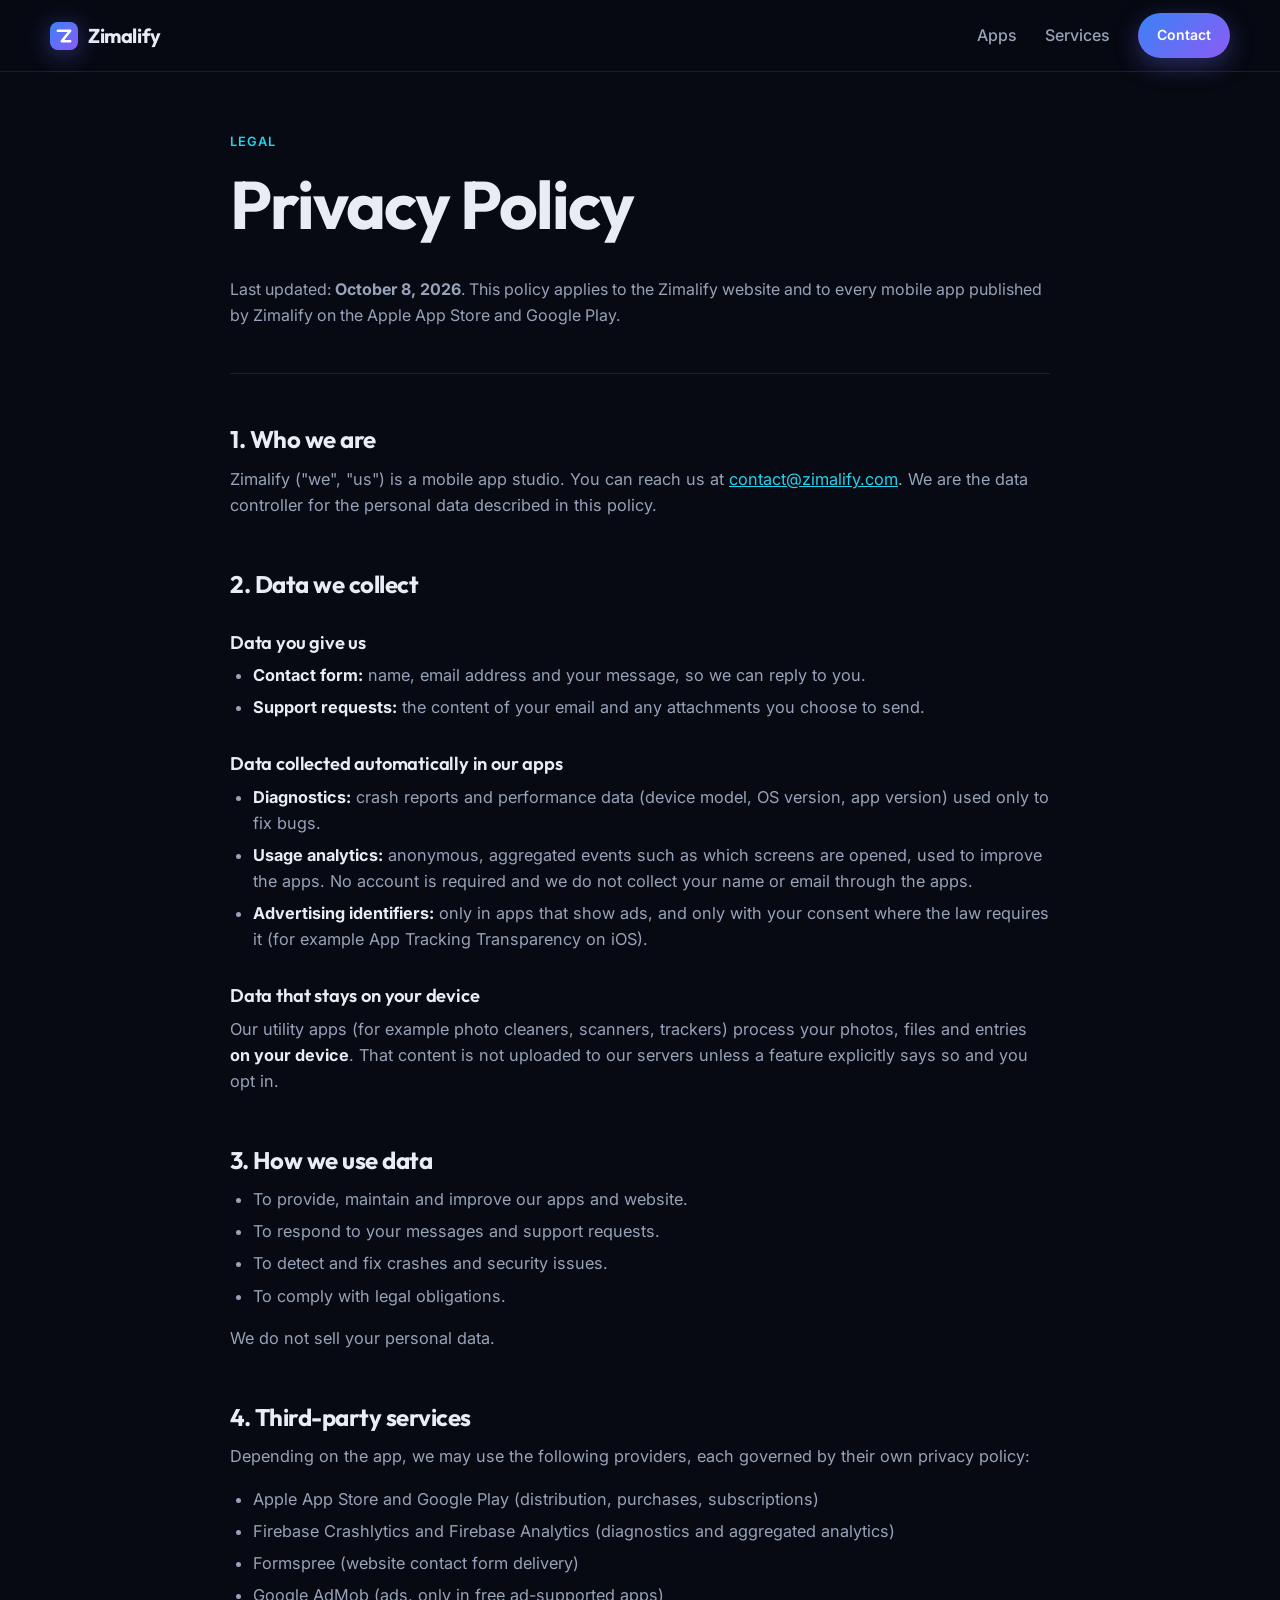
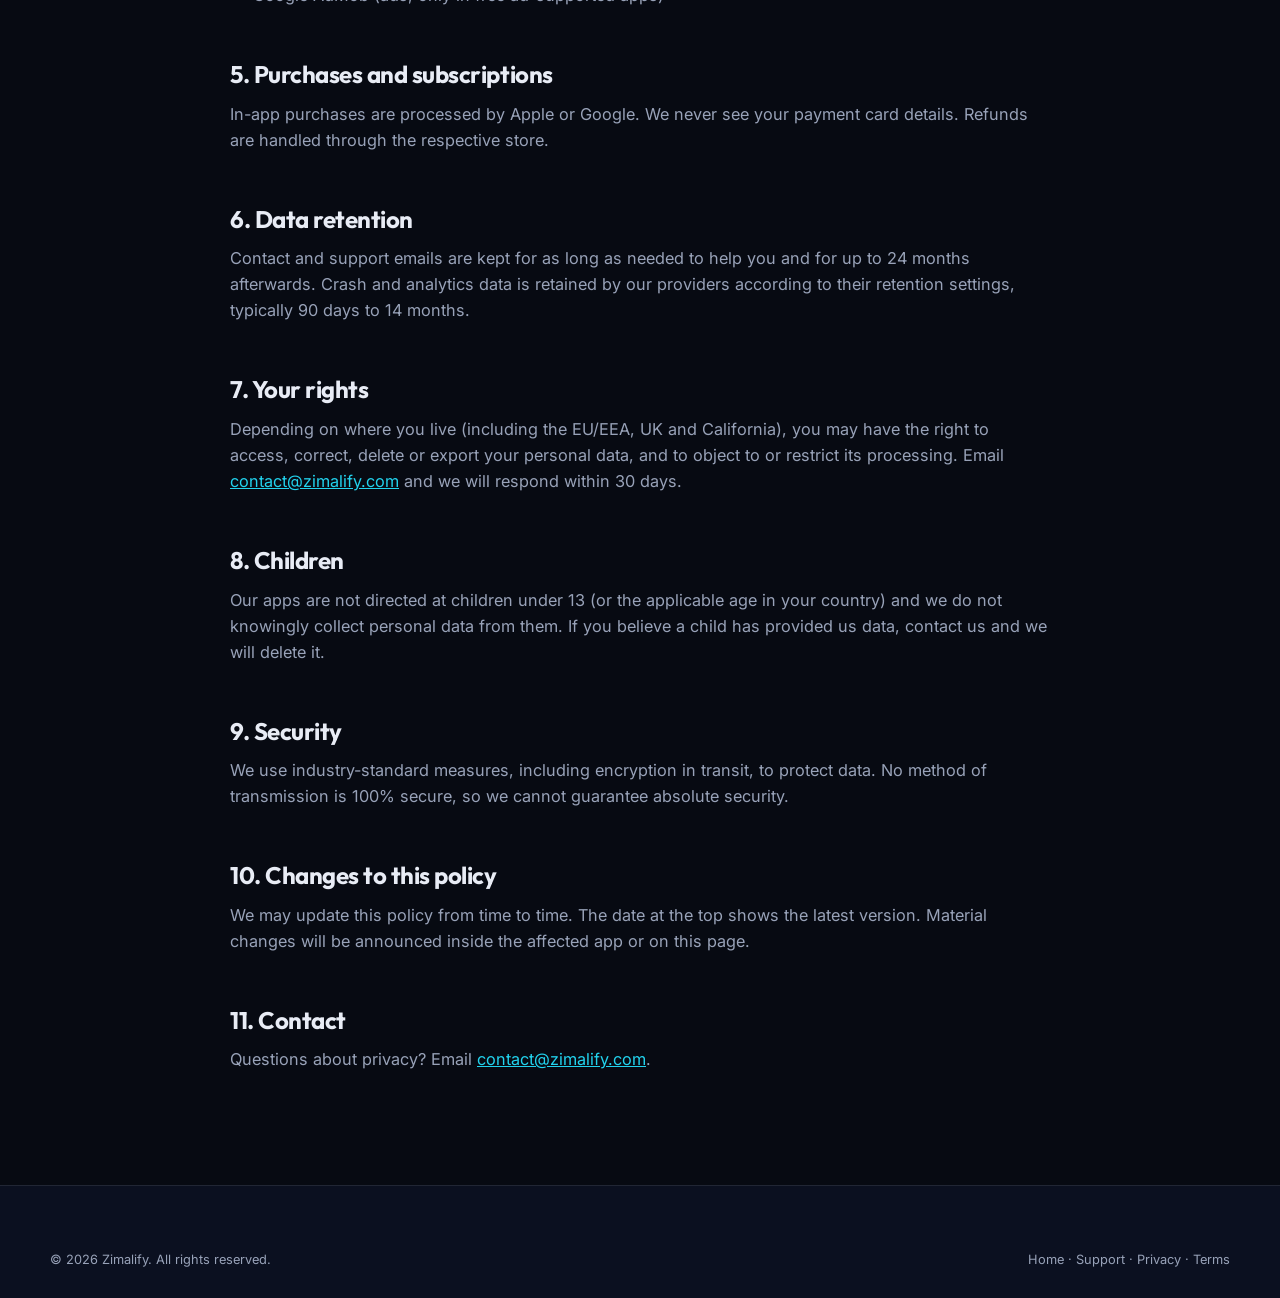
<file: privacy.html>
<!DOCTYPE html>
<html lang="en">
<head>
  <meta charset="UTF-8">
  <meta name="viewport" content="width=device-width, initial-scale=1.0">
  <title>Privacy Policy — Zimalify</title>
  <meta name="description" content="Privacy policy for Zimalify and all Zimalify mobile apps on the App Store and Google Play.">
  <meta name="robots" content="index,follow">
<link rel="icon" href="assets/favicon.svg" type="image/svg+xml">
  <link rel="preconnect" href="https://fonts.googleapis.com">
  <link rel="preconnect" href="https://fonts.gstatic.com" crossorigin>
  <link href="https://fonts.googleapis.com/css2?family=Inter:wght@400;500;600&family=Outfit:wght@500;600;700&display=swap" rel="stylesheet">
  <link rel="stylesheet" href="css/styles.css?v=20261115">
</head>
<body>
  <header class="nav nav--scrolled">
    <div class="container nav__inner">
      <a href="index.html" class="logo" aria-label="Zimalify home">
        <span class="logo__mark" aria-hidden="true"><svg viewBox="0 0 32 32" width="28" height="28"><defs><linearGradient id="lg" x1="0" y1="0" x2="1" y2="1"><stop offset="0" stop-color="#3B82F6"/><stop offset="1" stop-color="#8B5CF6"/></linearGradient></defs><rect width="32" height="32" rx="9" fill="url(#lg)"/><path d="M9 10h14l-9.5 12H23" fill="none" stroke="#fff" stroke-width="3" stroke-linecap="round" stroke-linejoin="round"/></svg></span>
        <span class="logo__text">Zimalify</span>
      </a>
      <nav class="nav__links" aria-label="Primary" style="position:static;transform:none;flex-direction:row;padding:0;background:none;border:0;font-size:inherit">
        <a href="index.html#apps" style="border:0;width:auto;padding:6px 0">Apps</a>
        <a href="index.html#services" style="border:0;width:auto;padding:6px 0">Services</a>
        <a href="index.html#contact" class="btn btn--primary btn--sm" style="margin:0;width:auto">Contact</a>
      </nav>
    </div>
  </header>
  <main class="page">
    <div class="container container--narrow">
      <div class="page__head">
        <span class="eyebrow">Legal</span>
        <h1>Privacy Policy</h1>
        <p>Last updated: <strong>October 8, 2026</strong>. This policy applies to the Zimalify website and to every mobile app published by Zimalify on the Apple App Store and Google Play.</p>
      </div>
      <div class="page__body">

        <h2>1. Who we are</h2>
        <p>Zimalify ("we", "us") is a mobile app studio. You can reach us at <a href="mailto:contact@zimalify.com">contact@zimalify.com</a>. We are the data controller for the personal data described in this policy.</p>

        <h2>2. Data we collect</h2>
        <h3>Data you give us</h3>
        <ul>
          <li><strong>Contact form:</strong> name, email address and your message, so we can reply to you.</li>
          <li><strong>Support requests:</strong> the content of your email and any attachments you choose to send.</li>
        </ul>
        <h3>Data collected automatically in our apps</h3>
        <ul>
          <li><strong>Diagnostics:</strong> crash reports and performance data (device model, OS version, app version) used only to fix bugs.</li>
          <li><strong>Usage analytics:</strong> anonymous, aggregated events such as which screens are opened, used to improve the apps. No account is required and we do not collect your name or email through the apps.</li>
          <li><strong>Advertising identifiers:</strong> only in apps that show ads, and only with your consent where the law requires it (for example App Tracking Transparency on iOS).</li>
        </ul>
        <h3>Data that stays on your device</h3>
        <p>Our utility apps (for example photo cleaners, scanners, trackers) process your photos, files and entries <strong>on your device</strong>. That content is not uploaded to our servers unless a feature explicitly says so and you opt in.</p>

        <h2>3. How we use data</h2>
        <ul>
          <li>To provide, maintain and improve our apps and website.</li>
          <li>To respond to your messages and support requests.</li>
          <li>To detect and fix crashes and security issues.</li>
          <li>To comply with legal obligations.</li>
        </ul>
        <p>We do not sell your personal data.</p>

        <h2>4. Third-party services</h2>
        <p>Depending on the app, we may use the following providers, each governed by their own privacy policy:</p>
        <ul>
          <li>Apple App Store and Google Play (distribution, purchases, subscriptions)</li>
          <li>Firebase Crashlytics and Firebase Analytics (diagnostics and aggregated analytics)</li>
          <li>Formspree (website contact form delivery)</li>
          <li>Google AdMob (ads, only in free ad-supported apps)</li>
        </ul>

        <h2>5. Purchases and subscriptions</h2>
        <p>In-app purchases are processed by Apple or Google. We never see your payment card details. Refunds are handled through the respective store.</p>

        <h2>6. Data retention</h2>
        <p>Contact and support emails are kept for as long as needed to help you and for up to 24 months afterwards. Crash and analytics data is retained by our providers according to their retention settings, typically 90 days to 14 months.</p>

        <h2>7. Your rights</h2>
        <p>Depending on where you live (including the EU/EEA, UK and California), you may have the right to access, correct, delete or export your personal data, and to object to or restrict its processing. Email <a href="mailto:contact@zimalify.com">contact@zimalify.com</a> and we will respond within 30 days.</p>

        <h2>8. Children</h2>
        <p>Our apps are not directed at children under 13 (or the applicable age in your country) and we do not knowingly collect personal data from them. If you believe a child has provided us data, contact us and we will delete it.</p>

        <h2>9. Security</h2>
        <p>We use industry-standard measures, including encryption in transit, to protect data. No method of transmission is 100% secure, so we cannot guarantee absolute security.</p>

        <h2>10. Changes to this policy</h2>
        <p>We may update this policy from time to time. The date at the top shows the latest version. Material changes will be announced inside the affected app or on this page.</p>

        <h2>11. Contact</h2>
        <p>Questions about privacy? Email <a href="mailto:contact@zimalify.com">contact@zimalify.com</a>.</p>
      </div>
    </div>
  </main>
<footer class="footer">
    <div class="container footer__bottom" style="border:0;padding-top:0">
      <span>© <span class="year"></span> Zimalify. All rights reserved.</span>
      <span><a href="index.html">Home</a> · <a href="support.html">Support</a> · <a href="privacy.html">Privacy</a> · <a href="terms.html">Terms</a></span>
    </div>
  </footer>
  <script>document.querySelectorAll('.year').forEach(e=>e.textContent=new Date().getFullYear())</script>
</body>
</html>
</file>
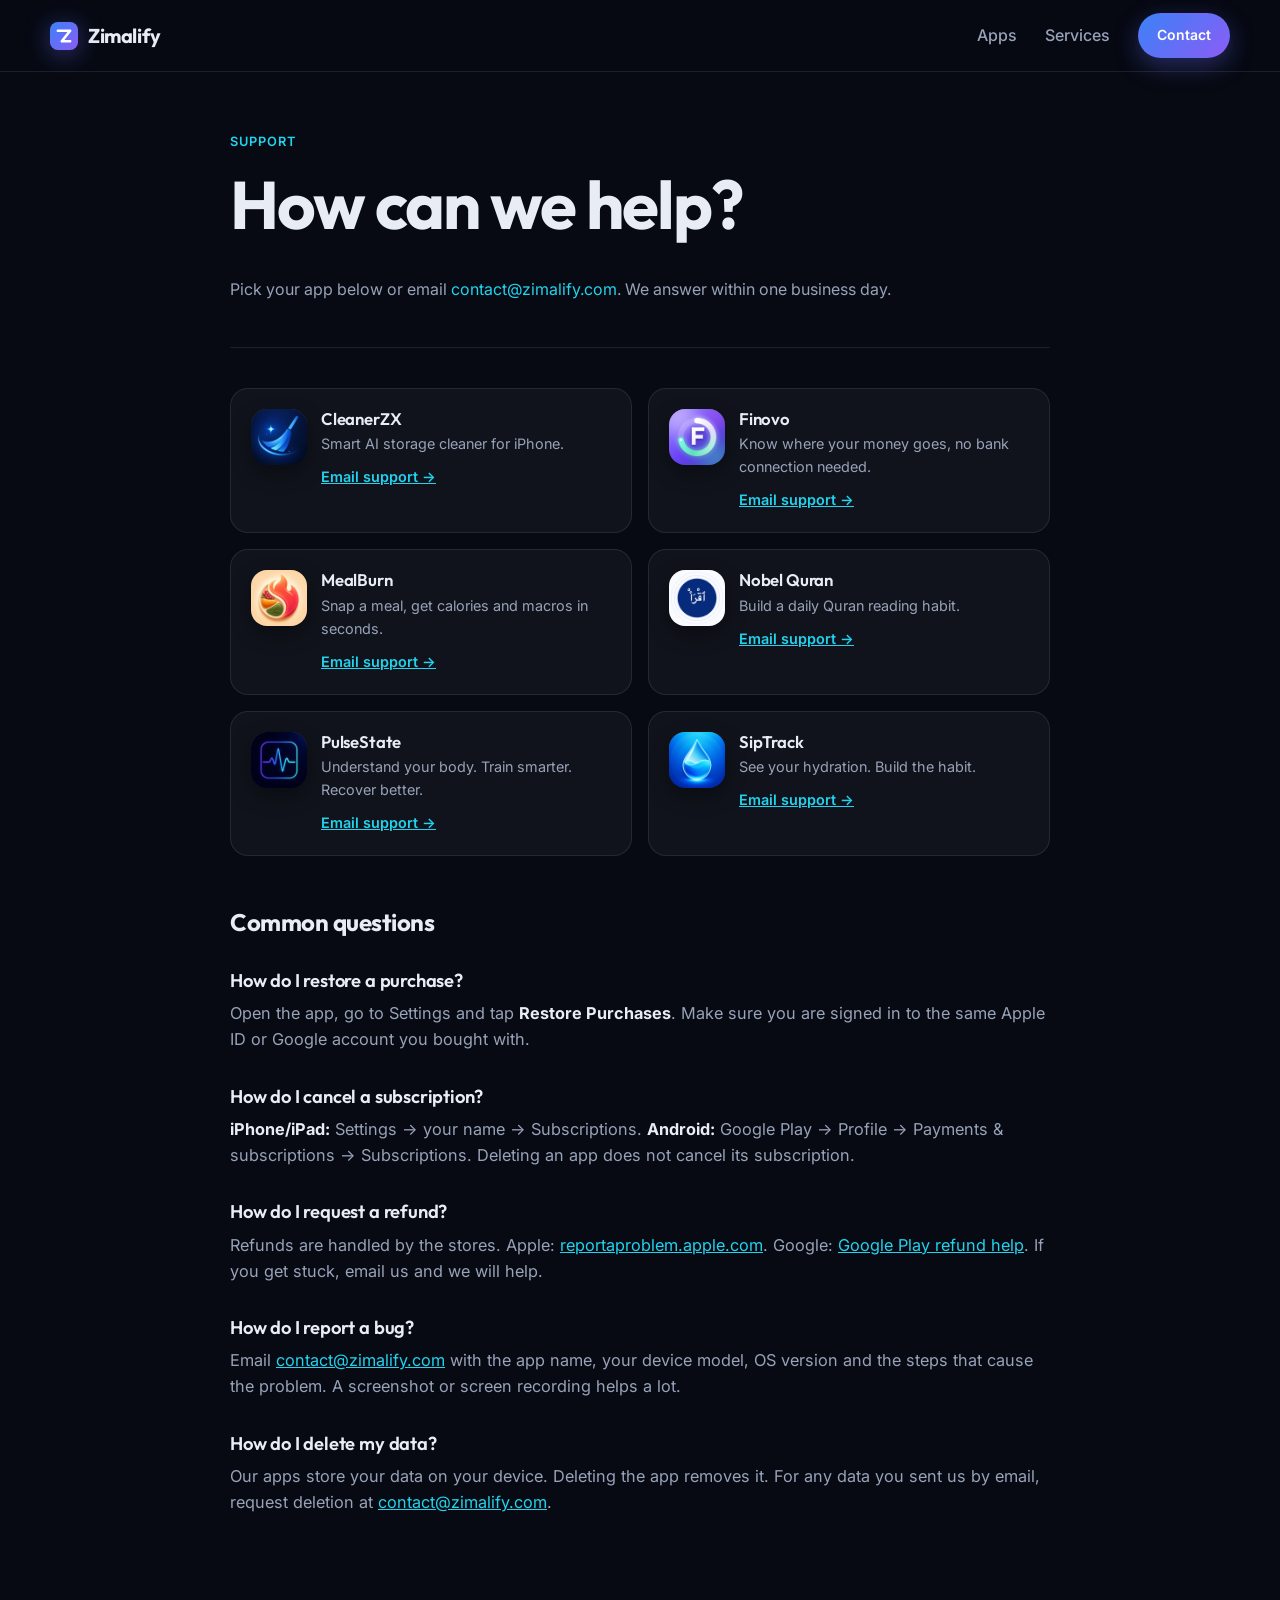
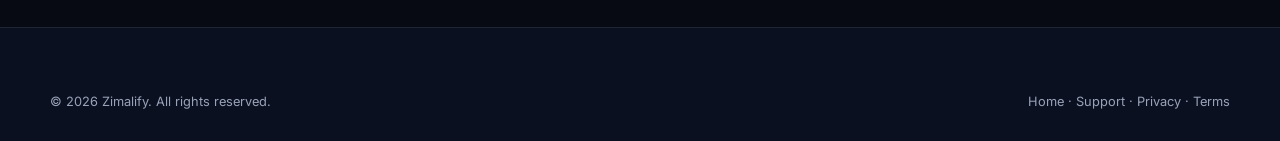
<file: support.html>
<!DOCTYPE html>
<html lang="en">
<head>
  <meta charset="UTF-8">
  <meta name="viewport" content="width=device-width, initial-scale=1.0">
  <title>App Support — Zimalify</title>
  <meta name="description" content="Get help with any Zimalify app. Support contacts, FAQs and how to report a bug or request a refund.">
<link rel="icon" href="assets/favicon.svg" type="image/svg+xml">
  <link rel="preconnect" href="https://fonts.googleapis.com">
  <link rel="preconnect" href="https://fonts.gstatic.com" crossorigin>
  <link href="https://fonts.googleapis.com/css2?family=Inter:wght@400;500;600&family=Outfit:wght@500;600;700&display=swap" rel="stylesheet">
  <link rel="stylesheet" href="css/styles.css?v=20261115">
</head>
<body>
  <header class="nav nav--scrolled">
    <div class="container nav__inner">
      <a href="index.html" class="logo" aria-label="Zimalify home">
        <span class="logo__mark" aria-hidden="true"><svg viewBox="0 0 32 32" width="28" height="28"><defs><linearGradient id="lg" x1="0" y1="0" x2="1" y2="1"><stop offset="0" stop-color="#3B82F6"/><stop offset="1" stop-color="#8B5CF6"/></linearGradient></defs><rect width="32" height="32" rx="9" fill="url(#lg)"/><path d="M9 10h14l-9.5 12H23" fill="none" stroke="#fff" stroke-width="3" stroke-linecap="round" stroke-linejoin="round"/></svg></span>
        <span class="logo__text">Zimalify</span>
      </a>
      <nav class="nav__links" aria-label="Primary" style="position:static;transform:none;flex-direction:row;padding:0;background:none;border:0;font-size:inherit">
        <a href="index.html#apps" style="border:0;width:auto;padding:6px 0">Apps</a>
        <a href="index.html#services" style="border:0;width:auto;padding:6px 0">Services</a>
        <a href="index.html#contact" class="btn btn--primary btn--sm" style="margin:0;width:auto">Contact</a>
      </nav>
    </div>
  </header>
  <main class="page">
    <div class="container container--narrow">
      <div class="page__head">
        <span class="eyebrow">Support</span>
        <h1>How can we help?</h1>
        <p>Pick your app below or email <a href="mailto:contact@zimalify.com" style="color:var(--accent-3)">contact@zimalify.com</a>. We answer within one business day.</p>
      </div>
      <div class="page__body">
        <div class="support-grid" id="supportGrid"></div>

        <h2>Common questions</h2>
        <h3>How do I restore a purchase?</h3>
        <p>Open the app, go to Settings and tap <strong>Restore Purchases</strong>. Make sure you are signed in to the same Apple ID or Google account you bought with.</p>
        <h3>How do I cancel a subscription?</h3>
        <p><strong>iPhone/iPad:</strong> Settings → your name → Subscriptions. <strong>Android:</strong> Google Play → Profile → Payments &amp; subscriptions → Subscriptions. Deleting an app does not cancel its subscription.</p>
        <h3>How do I request a refund?</h3>
        <p>Refunds are handled by the stores. Apple: <a href="https://reportaproblem.apple.com" target="_blank" rel="noopener">reportaproblem.apple.com</a>. Google: <a href="https://support.google.com/googleplay/answer/2479637" target="_blank" rel="noopener">Google Play refund help</a>. If you get stuck, email us and we will help.</p>
        <h3>How do I report a bug?</h3>
        <p>Email <a href="mailto:contact@zimalify.com">contact@zimalify.com</a> with the app name, your device model, OS version and the steps that cause the problem. A screenshot or screen recording helps a lot.</p>
        <h3>How do I delete my data?</h3>
        <p>Our apps store your data on your device. Deleting the app removes it. For any data you sent us by email, request deletion at <a href="mailto:contact@zimalify.com">contact@zimalify.com</a>.</p>
      </div>
    </div>
  </main>
<footer class="footer">
    <div class="container footer__bottom" style="border:0;padding-top:0">
      <span>© <span class="year"></span> Zimalify. All rights reserved.</span>
      <span><a href="index.html">Home</a> · <a href="support.html">Support</a> · <a href="privacy.html">Privacy</a> · <a href="terms.html">Terms</a></span>
    </div>
  </footer>
  <script>document.querySelectorAll('.year').forEach(e=>e.textContent=new Date().getFullYear())</script>
  <script src="js/apps-data.js?v=20261115"></script>
  <script>
    (function(){const g=document.getElementById('supportGrid');const esc=t=>String(t).replace(/[&<>"']/g,c=>({'&':'&amp;','<':'&lt;','>':'&gt;','"':'&quot;',"'":'&#39;'}[c]));
    g.innerHTML=(window.ZIMALIFY_APPS||[]).map(a=>{const ic=a.icon||{};const icon=ic.image?`<img class="app-icon" src="${esc(ic.image)}" alt="">`:`<span class="app-icon" style="background:linear-gradient(135deg,${ic.from||'#3B82F6'},${ic.to||'#8B5CF6'})">${ic.glyph||a.name[0]}</span>`;
    return `<div class="support-card">${icon}<div><h3>${esc(a.name)}</h3><p>${esc(a.tagline)}</p><a href="mailto:contact@zimalify.com?subject=${encodeURIComponent(a.name+' support')}">Email support →</a></div></div>`}).join('');})();
  </script>
</body>
</html>
</file>
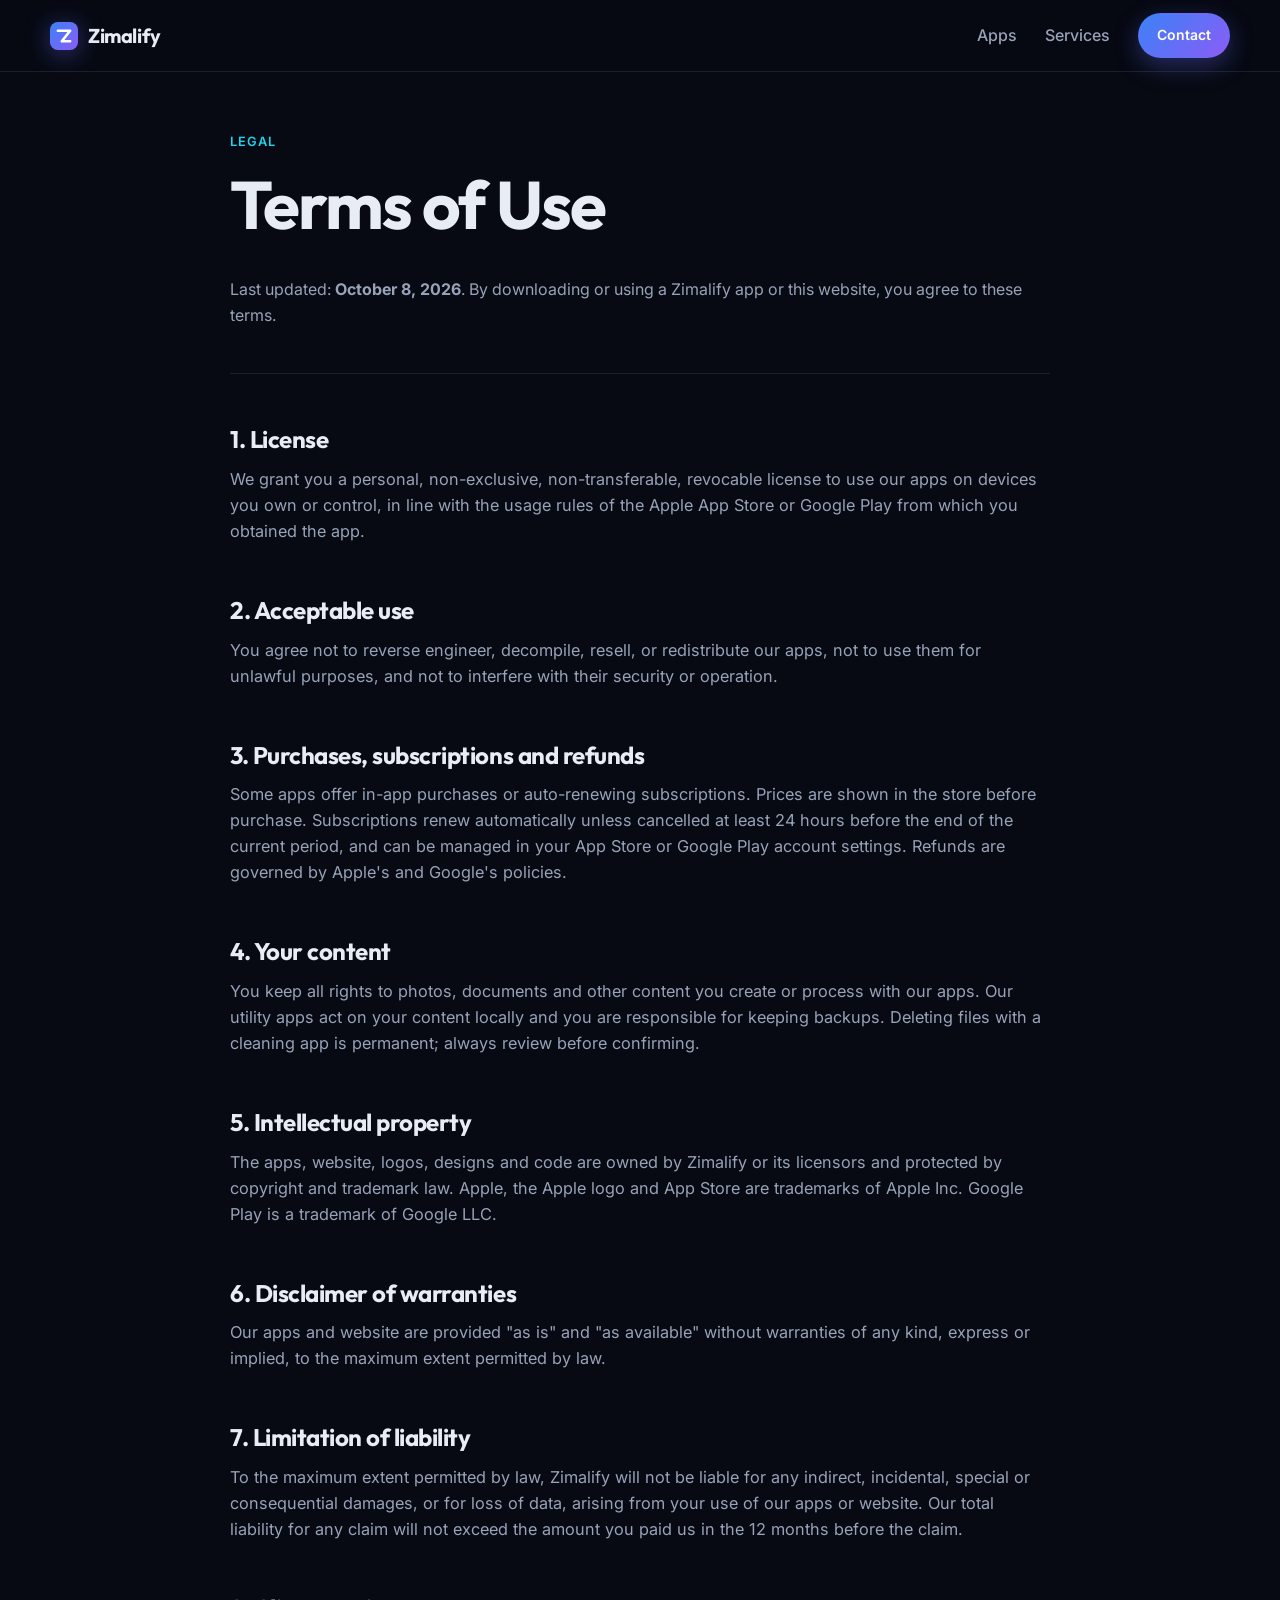
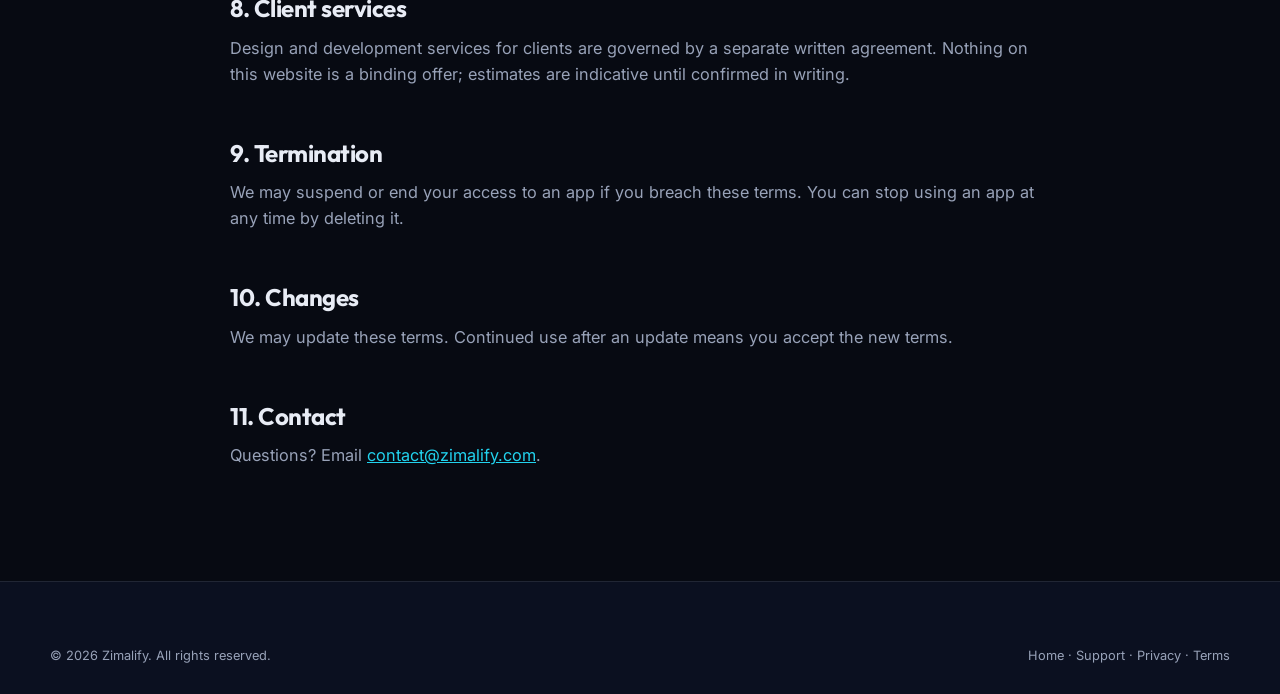
<file: terms.html>
<!DOCTYPE html>
<html lang="en">
<head>
  <meta charset="UTF-8">
  <meta name="viewport" content="width=device-width, initial-scale=1.0">
  <title>Terms of Use — Zimalify</title>
  <meta name="description" content="Terms of use for the Zimalify website and Zimalify mobile apps.">
<link rel="icon" href="assets/favicon.svg" type="image/svg+xml">
  <link rel="preconnect" href="https://fonts.googleapis.com">
  <link rel="preconnect" href="https://fonts.gstatic.com" crossorigin>
  <link href="https://fonts.googleapis.com/css2?family=Inter:wght@400;500;600&family=Outfit:wght@500;600;700&display=swap" rel="stylesheet">
  <link rel="stylesheet" href="css/styles.css?v=20261115">
</head>
<body>
  <header class="nav nav--scrolled">
    <div class="container nav__inner">
      <a href="index.html" class="logo" aria-label="Zimalify home">
        <span class="logo__mark" aria-hidden="true"><svg viewBox="0 0 32 32" width="28" height="28"><defs><linearGradient id="lg" x1="0" y1="0" x2="1" y2="1"><stop offset="0" stop-color="#3B82F6"/><stop offset="1" stop-color="#8B5CF6"/></linearGradient></defs><rect width="32" height="32" rx="9" fill="url(#lg)"/><path d="M9 10h14l-9.5 12H23" fill="none" stroke="#fff" stroke-width="3" stroke-linecap="round" stroke-linejoin="round"/></svg></span>
        <span class="logo__text">Zimalify</span>
      </a>
      <nav class="nav__links" aria-label="Primary" style="position:static;transform:none;flex-direction:row;padding:0;background:none;border:0;font-size:inherit">
        <a href="index.html#apps" style="border:0;width:auto;padding:6px 0">Apps</a>
        <a href="index.html#services" style="border:0;width:auto;padding:6px 0">Services</a>
        <a href="index.html#contact" class="btn btn--primary btn--sm" style="margin:0;width:auto">Contact</a>
      </nav>
    </div>
  </header>
  <main class="page">
    <div class="container container--narrow">
      <div class="page__head">
        <span class="eyebrow">Legal</span>
        <h1>Terms of Use</h1>
        <p>Last updated: <strong>October 8, 2026</strong>. By downloading or using a Zimalify app or this website, you agree to these terms.</p>
      </div>
      <div class="page__body">

        <h2>1. License</h2>
        <p>We grant you a personal, non-exclusive, non-transferable, revocable license to use our apps on devices you own or control, in line with the usage rules of the Apple App Store or Google Play from which you obtained the app.</p>

        <h2>2. Acceptable use</h2>
        <p>You agree not to reverse engineer, decompile, resell, or redistribute our apps, not to use them for unlawful purposes, and not to interfere with their security or operation.</p>

        <h2>3. Purchases, subscriptions and refunds</h2>
        <p>Some apps offer in-app purchases or auto-renewing subscriptions. Prices are shown in the store before purchase. Subscriptions renew automatically unless cancelled at least 24 hours before the end of the current period, and can be managed in your App Store or Google Play account settings. Refunds are governed by Apple's and Google's policies.</p>

        <h2>4. Your content</h2>
        <p>You keep all rights to photos, documents and other content you create or process with our apps. Our utility apps act on your content locally and you are responsible for keeping backups. Deleting files with a cleaning app is permanent; always review before confirming.</p>

        <h2>5. Intellectual property</h2>
        <p>The apps, website, logos, designs and code are owned by Zimalify or its licensors and protected by copyright and trademark law. Apple, the Apple logo and App Store are trademarks of Apple Inc. Google Play is a trademark of Google LLC.</p>

        <h2>6. Disclaimer of warranties</h2>
        <p>Our apps and website are provided "as is" and "as available" without warranties of any kind, express or implied, to the maximum extent permitted by law.</p>

        <h2>7. Limitation of liability</h2>
        <p>To the maximum extent permitted by law, Zimalify will not be liable for any indirect, incidental, special or consequential damages, or for loss of data, arising from your use of our apps or website. Our total liability for any claim will not exceed the amount you paid us in the 12 months before the claim.</p>

        <h2>8. Client services</h2>
        <p>Design and development services for clients are governed by a separate written agreement. Nothing on this website is a binding offer; estimates are indicative until confirmed in writing.</p>

        <h2>9. Termination</h2>
        <p>We may suspend or end your access to an app if you breach these terms. You can stop using an app at any time by deleting it.</p>

        <h2>10. Changes</h2>
        <p>We may update these terms. Continued use after an update means you accept the new terms.</p>

        <h2>11. Contact</h2>
        <p>Questions? Email <a href="mailto:contact@zimalify.com">contact@zimalify.com</a>.</p>
      </div>
    </div>
  </main>
<footer class="footer">
    <div class="container footer__bottom" style="border:0;padding-top:0">
      <span>© <span class="year"></span> Zimalify. All rights reserved.</span>
      <span><a href="index.html">Home</a> · <a href="support.html">Support</a> · <a href="privacy.html">Privacy</a> · <a href="terms.html">Terms</a></span>
    </div>
  </footer>
  <script>document.querySelectorAll('.year').forEach(e=>e.textContent=new Date().getFullYear())</script>
</body>
</html>
</file>
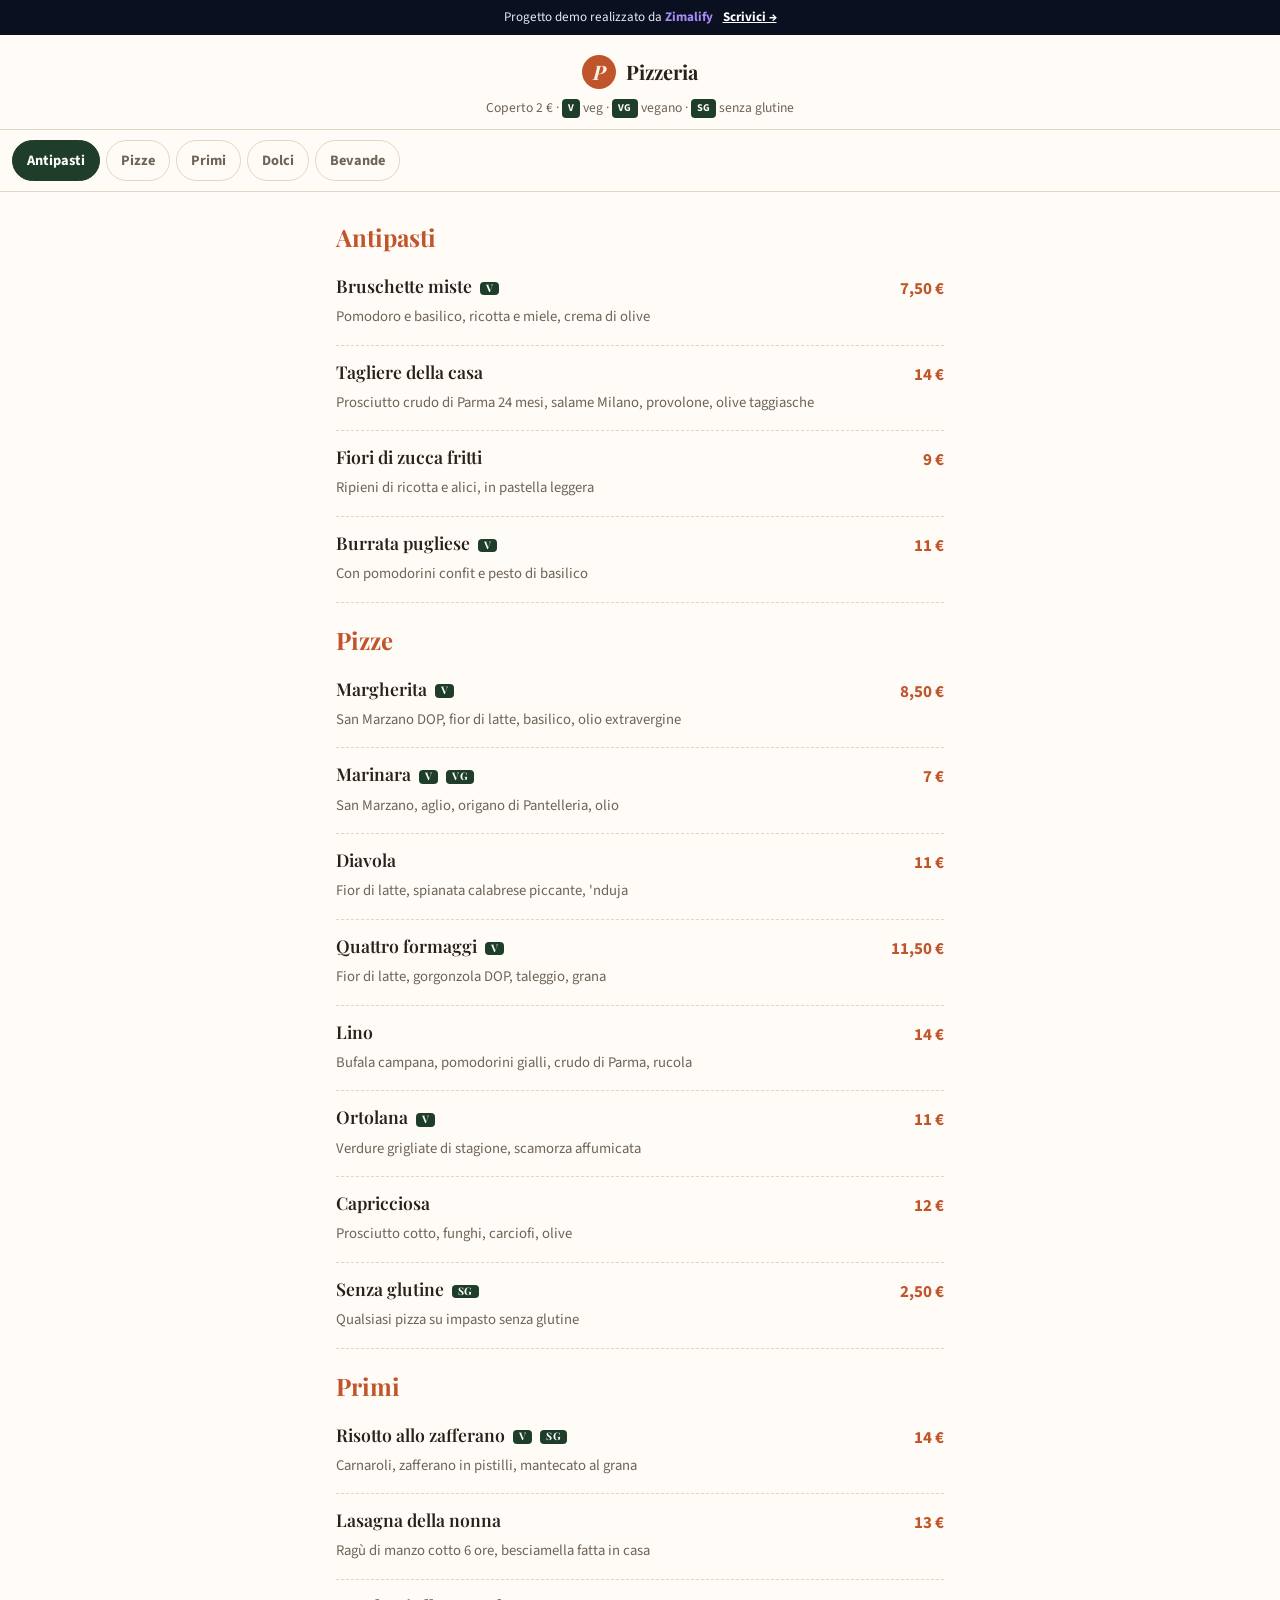
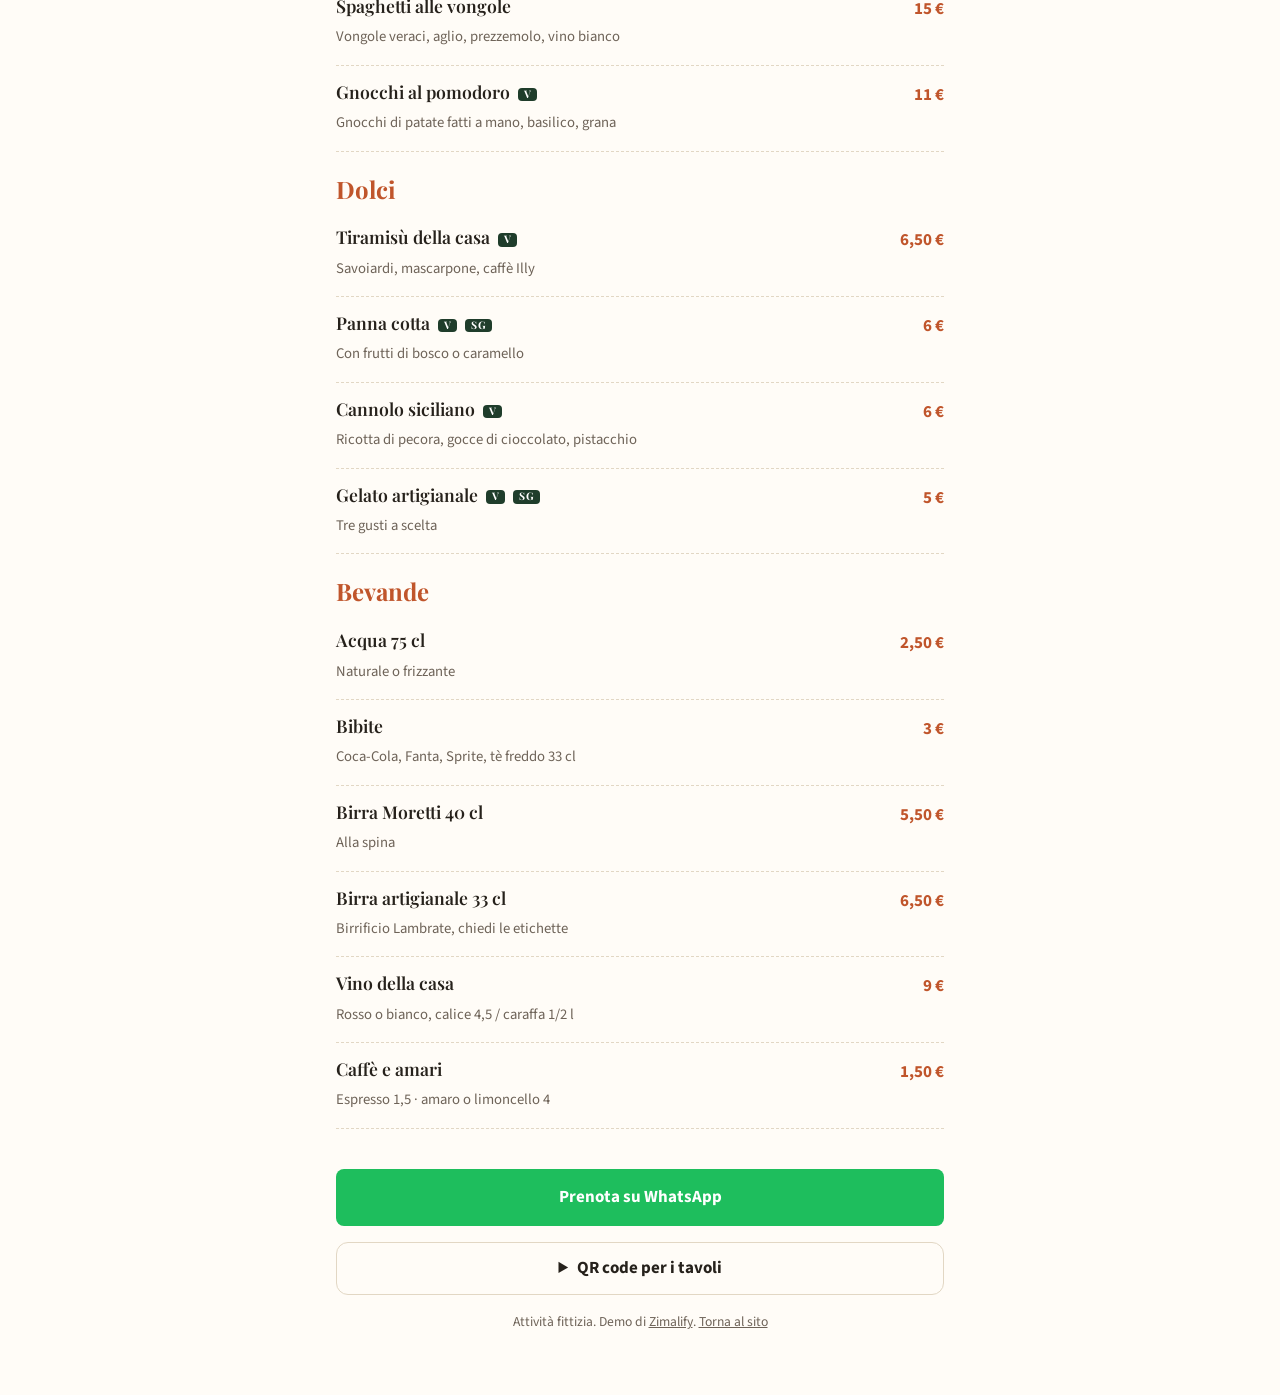
<file: demo/pizzeria/menu.html>
<!DOCTYPE html>
<html lang="it">
<head>
  <meta charset="UTF-8">
  <meta name="viewport" content="width=device-width, initial-scale=1.0">
  <title>Menu — Pizzeria</title>
  <meta name="description" content="Menu digitale della Pizzeria, Milano. Pizze, antipasti, primi, dolci e bevande con prezzi.">
  <meta name="robots" content="noindex">
  <meta name="theme-color" content="#F6EFE3">
  <link rel="icon" href="data:image/svg+xml,%3Csvg xmlns='http://www.w3.org/2000/svg' viewBox='0 0 32 32'%3E%3Ccircle cx='16' cy='16' r='16' fill='%23C0552B'/%3E%3Ctext x='16' y='22' font-size='18' text-anchor='middle' fill='%23F6EFE3' font-family='Georgia' font-weight='bold'%3EP%3C/text%3E%3C/svg%3E">
  <link rel="preconnect" href="https://fonts.googleapis.com">
  <link rel="preconnect" href="https://fonts.gstatic.com" crossorigin>
  <link href="https://fonts.googleapis.com/css2?family=Playfair+Display:ital,wght@0,600;0,700;1,600&family=Source+Sans+3:wght@400;600;700&display=swap" rel="stylesheet">
  <link rel="stylesheet" href="css/style.css">
</head>
<body class="qrpage">
  <div class="demobar"><div class="wrap"><span>Progetto demo realizzato da <strong>Zimalify</strong></span> <a href="https://zimalify.com/?lang=it" target="_blank" rel="noopener">Scrivici →</a></div></div>
  <header class="qr__head">
    <a href="index.html" class="brand"><span class="brand__mark" aria-hidden="true">P</span><span>Pizzeria</span></a>
    <p class="muted small">Coperto 2 € · <span class="tag">V</span> veg · <span class="tag">VG</span> vegano · <span class="tag">SG</span> senza glutine</p>
  </header>
  <nav class="catbar" id="catBar" aria-label="Categorie"></nav>
  <main class="qr__main" id="qrMenu"></main>
  <footer class="qr__foot">
    <a class="btn btn--wa" href="https://wa.me/393514969933?text=Ciao%20Zimalify%2C%20ho%20visto%20la%20demo%20della%20pizzeria%20e%20vorrei%20un%20sito%20cos%C3%AC%20per%20la%20mia%20attivit%C3%A0." target="_blank" rel="noopener">Prenota su WhatsApp</a>
    <details class="qr__print">
      <summary>QR code per i tavoli</summary>
      <img src="assets/qr-menu.svg" alt="QR code che apre questo menu" width="200" height="200">
      <p class="small muted">Inquadra per aprire zimalify.com/demo/pizzeria/menu.html</p>
      <button type="button" class="btn btn--light btn--sm" id="printQr">Stampa</button>
    </details>
    <p class="small muted">Attività fittizia. Demo di <a href="https://zimalify.com/?lang=it">Zimalify</a>. <a href="index.html">Torna al sito</a></p>
  </footer>
  <script src="js/menu-data.js"></script>
  <script src="js/app.js"></script>
</body>
</html>
</file>
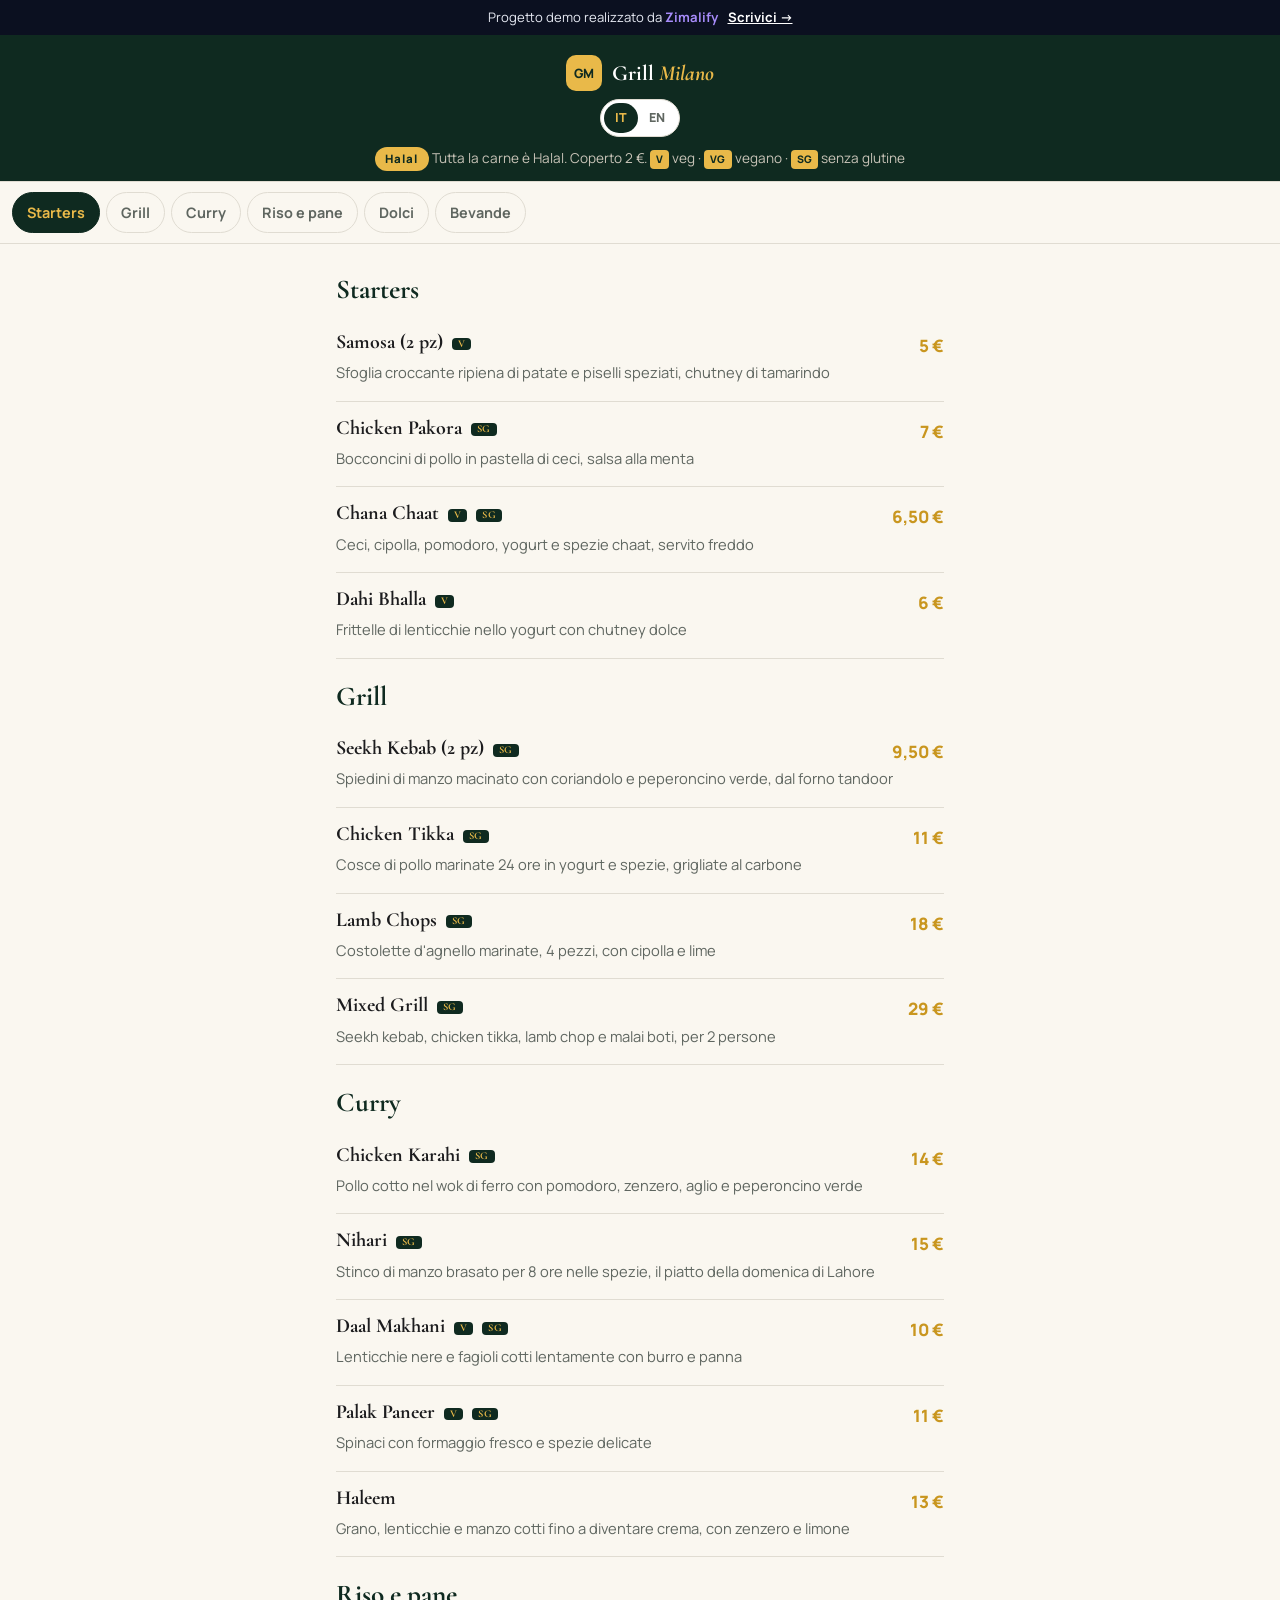
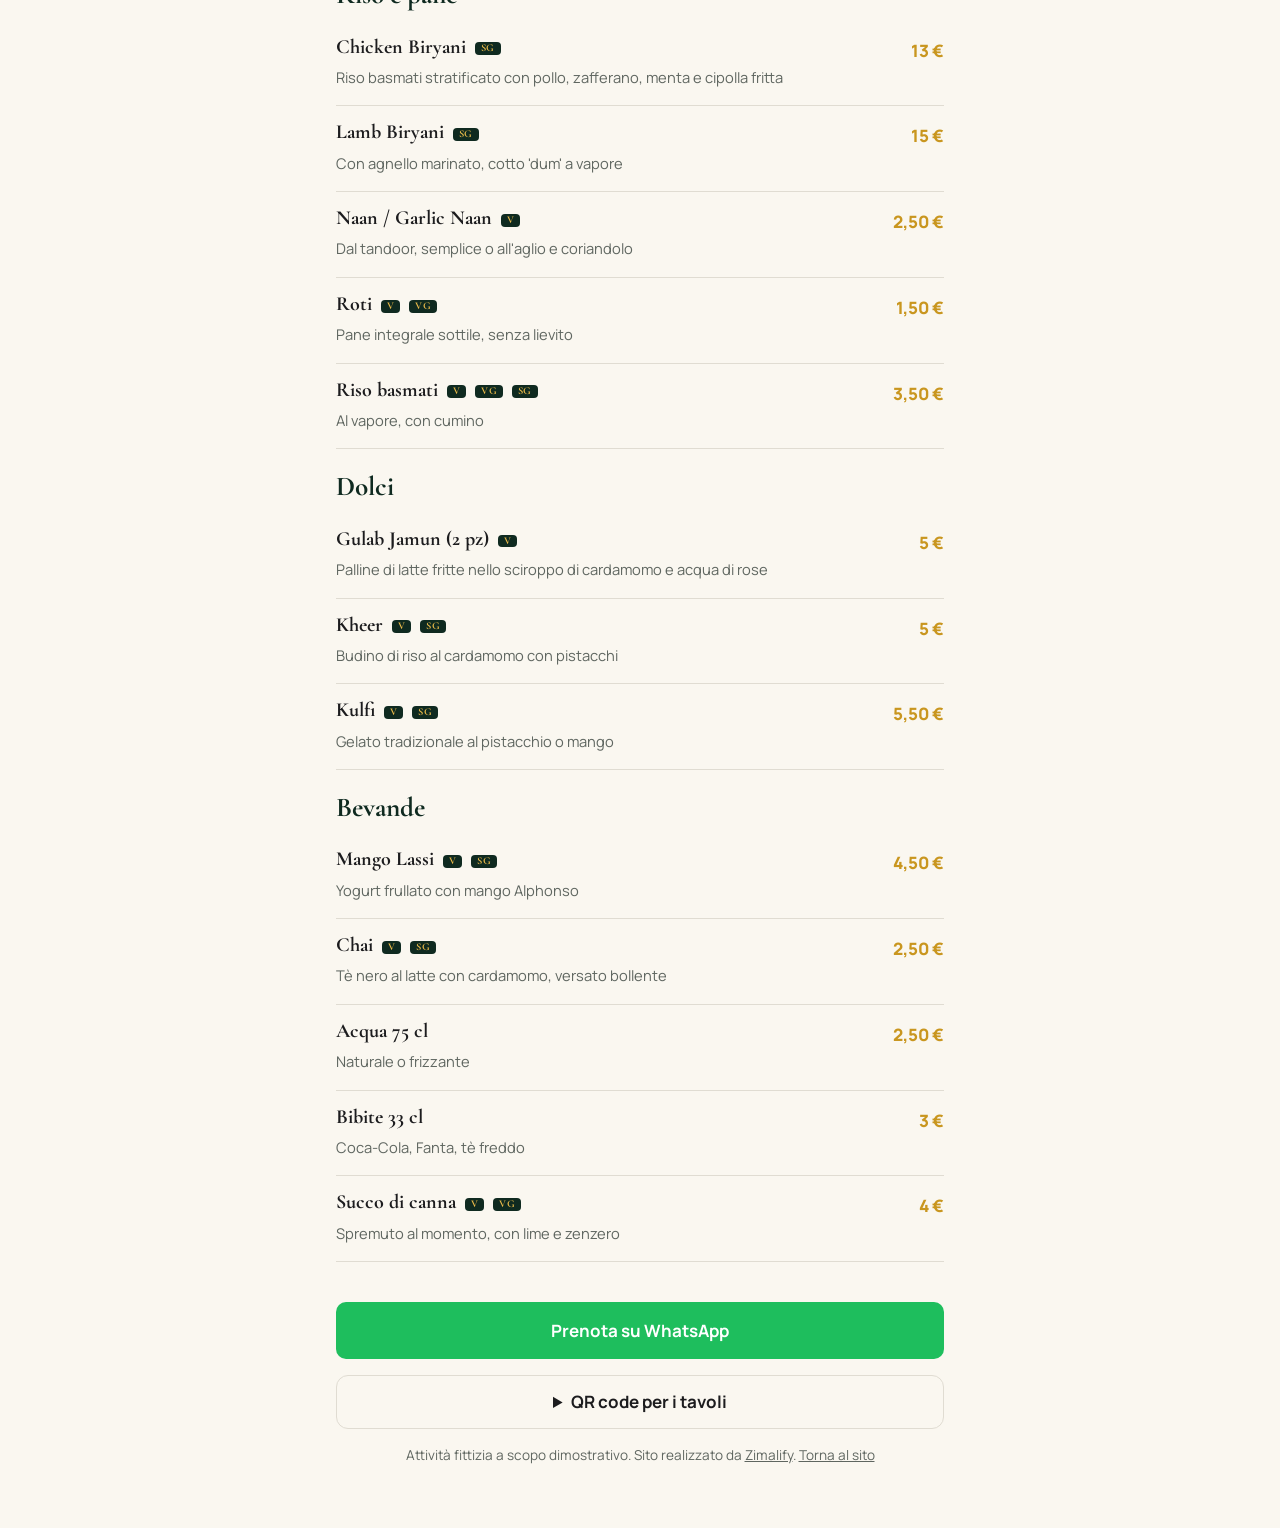
<file: demo/ristorante-pakistano/menu.html>
<!DOCTYPE html>
<html lang="it">
<head>
  <meta charset="UTF-8">
  <meta name="viewport" content="width=device-width, initial-scale=1.0">
  <title>Menu — Grill Milano</title>
  <meta name="description" content="Menu digitale di Grill Milano: starters, grill, curry, biryani, dolci e bevande. Cucina pakistana Halal.">
  <meta name="robots" content="noindex">
  <meta name="theme-color" content="#0F2A20">
  <link rel="icon" href="data:image/svg+xml,%3Csvg xmlns='http://www.w3.org/2000/svg' viewBox='0 0 32 32'%3E%3Crect width='32' height='32' rx='8' fill='%230F2A20'/%3E%3Ctext x='16' y='22' font-size='17' text-anchor='middle' fill='%23E9B949' font-family='Georgia' font-weight='bold'%3EGM%3C/text%3E%3C/svg%3E">
  <link rel="preconnect" href="https://fonts.googleapis.com">
  <link rel="preconnect" href="https://fonts.gstatic.com" crossorigin>
  <link href="https://fonts.googleapis.com/css2?family=Cormorant+Garamond:ital,wght@0,600;0,700;1,600&family=Manrope:wght@400;600;700&display=swap" rel="stylesheet">
  <link rel="stylesheet" href="css/style.css">
</head>
<body class="qrpage">
  <div class="demobar"><div class="wrap"><span data-i18n="demoShort">Progetto demo realizzato da <strong>Zimalify</strong></span> <a href="https://zimalify.com/?lang=it" target="_blank" rel="noopener" data-i18n="demoCta">Scrivici →</a></div></div>
  <header class="qr__head">
    <a href="index.html" class="brand"><span class="brand__mark" aria-hidden="true">GM</span><span>Grill <em>Milano</em></span></a>
    <div class="lang lang--center" role="group" aria-label="Lingua"><button type="button" data-lang="it" aria-pressed="true">IT</button><button type="button" data-lang="en" aria-pressed="false">EN</button></div>
    <p class="muted small"><span class="halal">Halal</span> <span id="menuNote"></span> <span class="tag">V</span> <span id="tV"></span> · <span class="tag">VG</span> <span id="tVG"></span> · <span class="tag">SG</span> <span id="tSG"></span></p>
  </header>
  <nav class="catbar" id="catBar" aria-label="Categorie"></nav>
  <main class="qr__main" id="qrMenu"></main>
  <footer class="qr__foot">
    <a class="btn btn--wa" href="https://wa.me/393514969933?text=Ciao%20Zimalify%2C%20ho%20visto%20la%20demo%20del%20ristorante%20e%20vorrei%20un%20sito%20cos%C3%AC%20per%20la%20mia%20attivit%C3%A0." target="_blank" rel="noopener" data-i18n="book">Prenota su WhatsApp</a>
    <details class="qr__print">
      <summary data-i18n="qr.summary">QR code per i tavoli</summary>
      <img src="assets/qr-menu.svg" alt="QR code che apre questo menu" width="200" height="200">
      <p class="small muted" data-i18n="qr.hint">Inquadra per aprire zimalify.com/demo/ristorante-pakistano/menu.html</p>
      <button type="button" class="btn btn--gold btn--sm" id="printQr" data-i18n="qr.print">Stampa</button>
    </details>
    <p class="small muted"><span data-i18n="foot.demo">Attività fittizia a scopo dimostrativo. Sito realizzato da</span> <a href="https://zimalify.com/?lang=it">Zimalify</a>. <a href="index.html" data-i18n="qr.back">Torna al sito</a></p>
  </footer>
  <script src="js/menu-data.js"></script>
  <script src="js/app.js"></script>
</body>
</html>
</file>
<file: css/styles.css>
/* =========================================================
   Zimalify — styles
   Theme tokens live in :root. Change the brand colors here.
   ========================================================= */
:root {
  --bg: #070A12;
  --bg-2: #0B1020;
  --surface: rgba(255, 255, 255, 0.04);
  --surface-2: rgba(255, 255, 255, 0.07);
  --border: rgba(255, 255, 255, 0.09);
  --border-strong: rgba(255, 255, 255, 0.16);
  --text: #E8ECF5;
  --muted: #98A2B8;
  --accent-1: #3B82F6;   /* electric blue */
  --accent-2: #8B5CF6;   /* violet */
  --accent-3: #22D3EE;   /* cyan highlight */
  --grad: linear-gradient(135deg, var(--accent-1), var(--accent-2));
  --star: #FBBF24;
  --ok: #34D399;
  --err: #F87171;
  --radius: 18px;
  --radius-sm: 12px;
  --shadow: 0 20px 60px rgba(0, 0, 0, 0.45);
  --font-body: 'Inter', system-ui, -apple-system, 'Segoe UI', sans-serif;
  --font-head: 'Outfit', var(--font-body);
  --container: 1180px;
  --nav-h: 72px;
}

*, *::before, *::after { box-sizing: border-box; }
html { scroll-behavior: smooth; -webkit-text-size-adjust: 100%; }
@media (prefers-reduced-motion: reduce) { html { scroll-behavior: auto; } *, *::before, *::after { animation-duration: 0.001ms !important; transition-duration: 0.001ms !important; } }

body {
  margin: 0;
  font-family: var(--font-body);
  font-size: 16px;
  line-height: 1.6;
  color: var(--text);
  background: var(--bg);
  -webkit-font-smoothing: antialiased;
  overflow-x: hidden;
}
body.no-scroll { overflow: hidden; }

h1, h2, h3, h4 { font-family: var(--font-head); line-height: 1.15; margin: 0 0 0.5em; letter-spacing: -0.01em; }
h1 { font-size: clamp(2.4rem, 5.5vw, 4.2rem); font-weight: 700; letter-spacing: -0.03em; }
h2 { font-size: clamp(1.9rem, 3.6vw, 2.8rem); font-weight: 700; letter-spacing: -0.02em; }
h3 { font-size: 1.25rem; font-weight: 600; }
p { margin: 0 0 1em; }
a { color: inherit; text-decoration: none; }
img, svg { display: block; max-width: 100%; }
ul, ol { margin: 0; padding: 0; list-style: none; }
button { font: inherit; color: inherit; cursor: pointer; background: none; border: 0; }
::selection { background: rgba(139, 92, 246, 0.45); }

.container { width: min(100% - 32px, var(--container)); margin-inline: auto; }
.container--narrow { max-width: 820px; }
.skip-link { position: absolute; left: -999px; top: 8px; background: var(--accent-1); color: #fff; padding: 8px 14px; border-radius: 8px; z-index: 999; }
.skip-link:focus { left: 8px; }
.hp { position: absolute; left: -9999px; }

.grad-text { background: var(--grad); -webkit-background-clip: text; background-clip: text; color: transparent; }
.eyebrow {
  display: inline-flex; align-items: center; gap: 8px;
  font-size: 0.8rem; font-weight: 600; letter-spacing: 0.08em; text-transform: uppercase;
  color: var(--accent-3); margin-bottom: 14px;
}
.eyebrow .dot { width: 8px; height: 8px; border-radius: 50%; background: var(--ok); box-shadow: 0 0 0 4px rgba(52, 211, 153, 0.2); animation: pulse 2s infinite; }
@keyframes pulse { 0%, 100% { box-shadow: 0 0 0 4px rgba(52, 211, 153, 0.2); } 50% { box-shadow: 0 0 0 8px rgba(52, 211, 153, 0); } }

/* ---------- Buttons ---------- */
.btn {
  display: inline-flex; align-items: center; justify-content: center; gap: 8px;
  padding: 14px 24px; border-radius: 999px; font-weight: 600; font-size: 0.95rem;
  border: 1px solid transparent; transition: transform 0.2s, box-shadow 0.2s, background 0.2s, border-color 0.2s;
  white-space: nowrap;
}
.btn--primary { background: var(--grad); color: #fff; box-shadow: 0 8px 24px rgba(99, 102, 241, 0.35); }
.btn--primary:hover { transform: translateY(-2px); box-shadow: 0 14px 34px rgba(99, 102, 241, 0.5); }
.btn--ghost { background: var(--surface); border-color: var(--border-strong); color: var(--text); }
.btn--ghost:hover { background: var(--surface-2); transform: translateY(-2px); }
.btn--sm { padding: 10px 18px; font-size: 0.875rem; }
.btn--block { width: 100%; }
.btn:disabled { opacity: 0.6; cursor: wait; transform: none; }
.btn:focus-visible, a:focus-visible, button:focus-visible, input:focus-visible, select:focus-visible, textarea:focus-visible, summary:focus-visible { outline: 2px solid var(--accent-3); outline-offset: 3px; }

/* ---------- Nav ---------- */
.nav { position: fixed; inset: 0 0 auto; height: var(--nav-h); z-index: 100; transition: background 0.3s, border-color 0.3s, backdrop-filter 0.3s; border-bottom: 1px solid transparent; }
.nav--scrolled { background: rgba(7, 10, 18, 0.72); backdrop-filter: blur(16px) saturate(140%); -webkit-backdrop-filter: blur(16px) saturate(140%); border-color: var(--border); }
.nav__inner { height: 100%; display: flex; align-items: center; justify-content: space-between; gap: 24px; }
.logo { display: inline-flex; align-items: center; gap: 10px; font-family: var(--font-head); font-weight: 700; font-size: 1.25rem; letter-spacing: -0.02em; }
.logo__mark { display: grid; place-items: center; filter: drop-shadow(0 4px 12px rgba(99, 102, 241, 0.45)); }
.nav__links { display: flex; align-items: center; gap: 28px; font-size: 0.925rem; font-weight: 500; color: var(--muted); }
.nav__links a:not(.btn) { position: relative; padding: 6px 0; transition: color 0.2s; }
.nav__links a:not(.btn)::after { content: ''; position: absolute; left: 0; right: 0; bottom: 0; height: 2px; border-radius: 2px; background: var(--grad); transform: scaleX(0); transform-origin: left; transition: transform 0.25s; }
.nav__links a:not(.btn):hover, .nav__links a.active { color: var(--text); }
.nav__links a.active::after { transform: scaleX(1); }
.nav__cta { margin-left: 8px; }
.nav__toggle { display: none; width: 44px; height: 44px; flex-direction: column; justify-content: center; align-items: center; gap: 5px; border-radius: 10px; }
.nav__toggle span { display: block; width: 22px; height: 2px; background: var(--text); border-radius: 2px; transition: transform 0.3s, opacity 0.3s; }
.nav__toggle--open span:nth-child(1) { transform: translateY(7px) rotate(45deg); }
.nav__toggle--open span:nth-child(2) { opacity: 0; }
.nav__toggle--open span:nth-child(3) { transform: translateY(-7px) rotate(-45deg); }

/* ---------- Hero ---------- */
.hero { position: relative; padding: calc(var(--nav-h) + 64px) 0 0; overflow: hidden; isolation: isolate; }
.hero__glow { position: absolute; border-radius: 50%; filter: blur(90px); opacity: 0.55; z-index: -1; pointer-events: none; }
.hero__glow--1 { width: 620px; height: 620px; background: var(--accent-1); top: -200px; left: -160px; }
.hero__glow--2 { width: 560px; height: 560px; background: var(--accent-2); top: 40px; right: -200px; }
.hero__grid { position: absolute; inset: 0; z-index: -1; pointer-events: none;
  background-image: linear-gradient(rgba(255,255,255,0.045) 1px, transparent 1px), linear-gradient(90deg, rgba(255,255,255,0.045) 1px, transparent 1px);
  background-size: 56px 56px; mask-image: radial-gradient(ellipse at 50% 20%, #000 20%, transparent 70%); -webkit-mask-image: radial-gradient(ellipse at 50% 20%, #000 20%, transparent 70%); }
.hero__inner { display: grid; grid-template-columns: 1.1fr 0.9fr; gap: 48px; align-items: center; padding-bottom: 72px; }
.hero__copy .lead { font-size: 1.15rem; color: var(--muted); max-width: 560px; margin-bottom: 32px; }
.hero__actions { display: flex; flex-wrap: wrap; gap: 14px; margin-bottom: 44px; }
.hero__stats { display: grid; grid-template-columns: repeat(4, auto); gap: 28px; justify-content: start; }
.hero__stats li { display: flex; flex-direction: column; }
.hero__stats strong { font-family: var(--font-head); font-size: 1.7rem; font-weight: 700; letter-spacing: -0.02em; }
.hero__stats span { font-size: 0.8rem; color: var(--muted); }

.hero__visual { position: relative; display: grid; place-items: center; min-height: 560px; }
.phone {
  position: relative; width: 290px; aspect-ratio: 9 / 19.2; border-radius: 44px;
  background: #0f1322; border: 10px solid #1b2032; box-shadow: var(--shadow), inset 0 0 0 2px #0a0d16, 0 0 120px rgba(99, 102, 241, 0.25);
  animation: floaty 7s ease-in-out infinite;
}
.phone--sm { width: 240px; border-radius: 38px; animation: none; }
.phone__notch { position: absolute; top: 10px; left: 50%; transform: translateX(-50%); width: 92px; height: 26px; background: #0a0d16; border-radius: 999px; z-index: 2; }
.phone__screen { position: absolute; inset: 0; border-radius: 34px; overflow: hidden; padding: 48px 16px 16px; background: linear-gradient(180deg, #121a2e, #0b1020); display: flex; flex-direction: column; gap: 12px; }
.phone--sm .phone__screen { border-radius: 28px; padding-top: 44px; }
.mock__status { display: flex; justify-content: space-between; font-size: 11px; color: var(--muted); position: absolute; top: 14px; left: 22px; right: 22px; }
.mock__hero { display: flex; align-items: center; gap: 12px; }
.mock__avatar { width: 40px; height: 40px; border-radius: 50%; background: var(--grad); flex-shrink: 0; }
.mock__line { height: 8px; border-radius: 4px; background: rgba(255,255,255,0.12); margin: 6px 0; }
.mock__line--lg { width: 120px; height: 10px; }
.mock__line--md { width: 70%; }
.mock__line--sm { width: 45%; height: 6px; background: rgba(255,255,255,0.08); }
.mock__card { background: rgba(255,255,255,0.05); border: 1px solid var(--border); border-radius: 14px; padding: 12px; }
.mock__card--grad { background: linear-gradient(135deg, var(--from, var(--accent-1)), var(--to, var(--accent-2))); border: 0; }
.mock__card--grad .mock__line { background: rgba(255,255,255,0.35); }
.mock__big { font-family: var(--font-head); font-weight: 700; font-size: 26px; color: #fff; margin: 4px 0 6px; }
.mock__bar { height: 6px; border-radius: 3px; background: rgba(255,255,255,0.25); overflow: hidden; margin-top: 8px; }
.mock__bar i { display: block; height: 100%; width: 68%; background: #fff; border-radius: 3px; animation: fill 2.4s ease-in-out infinite alternate; }
@keyframes fill { from { width: 30%; } to { width: 78%; } }
.mock__row { display: grid; grid-template-columns: repeat(3, 1fr); gap: 10px; }
.mock__tile { aspect-ratio: 1; border-radius: 12px; background: rgba(255,255,255,0.06); border: 1px solid var(--border); }
.mock__tabbar { margin-top: auto; display: flex; justify-content: space-around; padding: 10px 6px 0; border-top: 1px solid var(--border); }
.mock__tabbar i { width: 22px; height: 22px; border-radius: 7px; background: rgba(255,255,255,0.1); }
.mock__tabbar i.on { background: var(--grad); }
.mock__appicon { width: 64px; height: 64px; border-radius: 18px; margin: 4px auto 0; background: linear-gradient(135deg, var(--from), var(--to)); display: grid; place-items: center; font-size: 30px; box-shadow: 0 10px 30px rgba(0,0,0,0.4); }
.mock__appname { text-align: center; font-family: var(--font-head); font-weight: 600; font-size: 14px; margin-bottom: 4px; }

.float { position: absolute; padding: 10px 14px; border-radius: 14px; background: rgba(13, 18, 32, 0.8); border: 1px solid var(--border-strong); backdrop-filter: blur(10px); font-weight: 600; font-size: 0.95rem; box-shadow: var(--shadow); animation: floaty 6s ease-in-out infinite; }
.float--1 { top: 12%; left: 6%; animation-delay: -1s; }
.float--2 { bottom: 18%; left: 2%; animation-delay: -3s; }
.float--3 { top: 20%; right: 4%; animation-delay: -2s; color: var(--star); }
.float--4 { bottom: 10%; right: 8%; animation-delay: -4s; }
@keyframes floaty { 0%, 100% { transform: translateY(0); } 50% { transform: translateY(-14px); } }

.hero__marquee { border-top: 1px solid var(--border); border-bottom: 1px solid var(--border); background: rgba(255,255,255,0.02); overflow: hidden; padding: 16px 0; mask-image: linear-gradient(90deg, transparent, #000 10%, #000 90%, transparent); -webkit-mask-image: linear-gradient(90deg, transparent, #000 10%, #000 90%, transparent); }
.marquee__track { display: flex; gap: 48px; width: max-content; animation: marquee 30s linear infinite; font-size: 0.85rem; font-weight: 600; letter-spacing: 0.06em; text-transform: uppercase; color: var(--muted); }
.marquee__track span::before { content: '◆'; font-size: 0.5rem; margin-right: 48px; color: var(--accent-2); vertical-align: middle; }
@keyframes marquee { to { transform: translateX(-50%); } }

/* ---------- Sections ---------- */
.section { padding: 104px 0; position: relative; }
.section--alt { background: linear-gradient(180deg, var(--bg-2), var(--bg)); border-top: 1px solid var(--border); border-bottom: 1px solid var(--border); }
.section__head { max-width: 640px; margin-bottom: 52px; }
.section__head p { color: var(--muted); font-size: 1.05rem; }

/* reveal */
.reveal { opacity: 0; transform: translateY(24px); transition: opacity 0.7s ease, transform 0.7s cubic-bezier(0.2, 0.7, 0.2, 1); }
.reveal.in { opacity: 1; transform: none; }

/* ---------- Apps ---------- */
.featured {
  display: grid; grid-template-columns: 1.2fr 0.8fr; gap: 40px; align-items: center;
  padding: 44px; border-radius: 28px; margin-bottom: 40px; position: relative; overflow: hidden;
  background: linear-gradient(135deg, rgba(59,130,246,0.12), rgba(139,92,246,0.10)), var(--surface);
  border: 1px solid var(--border-strong);
}
.featured::before { content: ''; position: absolute; inset: -1px; border-radius: inherit; padding: 1px; background: linear-gradient(135deg, rgba(59,130,246,0.6), transparent 40%, transparent 60%, rgba(139,92,246,0.6)); -webkit-mask: linear-gradient(#000 0 0) content-box, linear-gradient(#000 0 0); -webkit-mask-composite: xor; mask-composite: exclude; pointer-events: none; }
.featured__label { display: inline-block; font-size: 0.75rem; font-weight: 700; letter-spacing: 0.08em; text-transform: uppercase; padding: 6px 12px; border-radius: 999px; background: var(--grad); color: #fff; margin-bottom: 20px; }
.featured__title { display: flex; align-items: center; gap: 16px; margin-bottom: 16px; }
.featured__title h3 { font-size: 1.8rem; margin: 0; }
.featured__title p { margin: 0; color: var(--muted); }
.featured__desc { color: var(--muted); font-size: 1.05rem; }
.featured__list { display: grid; gap: 8px; margin: 18px 0 22px; }
.featured__list li { padding-left: 26px; position: relative; }
.featured__list li::before { content: '✓'; position: absolute; left: 0; color: var(--ok); font-weight: 700; }
.featured__meta { display: flex; flex-wrap: wrap; align-items: center; gap: 16px; margin-bottom: 24px; color: var(--muted); font-size: 0.9rem; }
.featured__visual { display: grid; place-items: center; }

.featured__title h3 small { display: block; font-size: 0.85rem; font-weight: 500; color: var(--muted); letter-spacing: 0; margin-top: 2px; }
.shots { position: relative; width: 100%; max-width: 380px; height: 460px; margin-inline: auto; }
.phone--shot { position: absolute; width: 190px; border-width: 7px; border-radius: 34px; animation: none; box-shadow: var(--shadow), inset 0 0 0 2px #0a0d16; }
.phone--shot .phone__notch { width: 64px; height: 18px; top: 7px; }
.phone--shot-0 { left: 50%; top: 0; transform: translateX(-50%); z-index: 3; box-shadow: var(--shadow), inset 0 0 0 2px #0a0d16, 0 0 90px rgba(99,102,241,0.35); }
.phone--shot-1 { left: 0; top: 48px; transform: rotate(-8deg) scale(0.88); z-index: 2; opacity: 0.9; }
.phone--shot-2 { right: 0; top: 48px; transform: rotate(8deg) scale(0.88); z-index: 1; opacity: 0.9; }
.phone__screen--img { padding: 0; border-radius: 27px; background: #000; }
.phone__screen--img img { width: 100%; height: 100%; object-fit: cover; object-position: top; }
.app-icon { display: grid; place-items: center; width: 56px; height: 56px; border-radius: 16px; font-size: 26px; flex-shrink: 0; box-shadow: 0 8px 20px rgba(0,0,0,0.35), inset 0 1px 0 rgba(255,255,255,0.25); object-fit: cover; }
.app-icon--lg { width: 72px; height: 72px; border-radius: 20px; font-size: 34px; }

.filters { display: flex; flex-wrap: wrap; gap: 10px; margin-bottom: 28px; }
.chip { padding: 9px 16px; border-radius: 999px; font-size: 0.875rem; font-weight: 500; color: var(--muted); background: var(--surface); border: 1px solid var(--border); transition: all 0.2s; }
.chip b { font-weight: 600; color: var(--text); opacity: 0.6; margin-left: 4px; }
.chip:hover { border-color: var(--border-strong); color: var(--text); }
.chip--on { background: var(--grad); color: #fff; border-color: transparent; }
.chip--on b { color: #fff; opacity: 0.85; }

.app-grid { display: grid; grid-template-columns: repeat(3, 1fr); gap: 20px; }
.app-card {
  display: flex; flex-direction: column; gap: 12px; padding: 24px; border-radius: var(--radius);
  background: var(--surface); border: 1px solid var(--border); transition: transform 0.25s, border-color 0.25s, background 0.25s;
  animation: cardIn 0.5s both;
}
@keyframes cardIn { from { opacity: 0; transform: translateY(14px); } to { opacity: 1; transform: none; } }
.app-card:hover { transform: translateY(-4px); border-color: var(--border-strong); background: var(--surface-2); }
.app-card__head { display: flex; align-items: center; gap: 14px; }
.app-card__title h3 { margin: 0; font-size: 1.15rem; }
.app-card__cat { font-size: 0.8rem; color: var(--muted); }
.app-card p { color: var(--muted); margin: 0; flex: 1; }
.app-card__meta { display: flex; flex-wrap: wrap; align-items: center; gap: 12px; font-size: 0.85rem; color: var(--muted); }
.rating { display: inline-flex; align-items: center; gap: 6px; font-weight: 600; color: var(--text); }
.stars { color: var(--star); letter-spacing: 1px; font-size: 0.9em; }
.pill { display: inline-block; padding: 2px 9px; border-radius: 999px; font-size: 0.72rem; font-weight: 600; margin-right: 4px; }
.pill--ios { background: rgba(255,255,255,0.1); color: #fff; }
.pill--android { background: rgba(52,168,83,0.18); color: #6EE7A0; }
.empty { color: var(--muted); grid-column: 1 / -1; text-align: center; padding: 40px; }

.badges { display: flex; flex-wrap: wrap; gap: 10px; }
.badge { display: inline-flex; align-items: center; gap: 9px; padding: 8px 14px; border-radius: 10px; background: #000; border: 1px solid var(--border-strong); color: #fff; line-height: 1.1; transition: transform 0.2s, border-color 0.2s; }
.badge small { display: block; font-size: 0.6rem; font-weight: 400; opacity: 0.8; text-transform: uppercase; letter-spacing: 0.02em; }
.badge span { font-weight: 600; font-size: 0.9rem; }
.badge:hover { transform: translateY(-2px); border-color: rgba(255,255,255,0.4); }
.badge--lg { padding: 10px 18px; }
.badge--lg svg { width: 24px; height: 24px; }
.badge--lg span { font-size: 1.05rem; }
.badge--sm { padding: 7px 11px; border-radius: 9px; }
.badge--sm small { display: none; }
.badge--sm span { font-size: 0.8rem; }

/* ---------- Work / Demos (showcase, mirrors the featured app block) ---------- */
.showcase { display: grid; gap: 28px; }
.show { display: grid; grid-template-columns: minmax(0, 420px) 1fr; gap: 44px; align-items: center; padding: 36px 40px; border-radius: 28px;
  background: linear-gradient(135deg, rgba(59,130,246,0.10), rgba(139,92,246,0.08)), var(--surface); border: 1px solid var(--border-strong); position: relative; overflow: hidden; }
.show__label { display: inline-block; font-size: 0.72rem; font-weight: 700; letter-spacing: 0.08em; text-transform: uppercase; padding: 5px 11px; border-radius: 999px; background: var(--grad); color: #fff; margin-bottom: 18px; }
.show__copy h3 { font-size: 1.7rem; margin-bottom: 10px; } .show__copy h3 small { display: block; font-size: 0.85rem; font-weight: 500; color: var(--muted); letter-spacing: 0; margin-top: 4px; }
.show__copy > p { color: var(--muted); font-size: 1.02rem; }
.show__feats { display: grid; grid-template-columns: 1fr 1fr; gap: 8px 16px; margin: 16px 0 20px; }
.show__feats li { padding-left: 24px; position: relative; font-size: 0.92rem; } .show__feats li::before { content: '✓'; position: absolute; left: 0; color: var(--ok); font-weight: 700; }
.show__meta { display: flex; flex-wrap: wrap; align-items: center; gap: 12px; margin-bottom: 22px; color: var(--muted); font-size: 0.88rem; }
.pill--web { background: rgba(34,211,238,0.18); color: var(--accent-3); }
.show__visual { position: relative; display: block; padding: 0 48px 36px 0; }
.browser { border-radius: 14px; overflow: hidden; border: 1px solid var(--border-strong); background: #0d1220; box-shadow: var(--shadow); transition: transform 0.5s cubic-bezier(0.2, 0.7, 0.2, 1); }
.show:hover .browser { transform: translateY(-4px) scale(1.01); }
.browser__bar { display: flex; align-items: center; gap: 6px; padding: 9px 12px; background: #161c2e; border-bottom: 1px solid var(--border); }
.browser__bar i { width: 10px; height: 10px; border-radius: 50%; background: rgba(255,255,255,0.14); } .browser__bar i:nth-child(1) { background: #ff5f57; } .browser__bar i:nth-child(2) { background: #febc2e; } .browser__bar i:nth-child(3) { background: #28c840; }
.browser__bar span { margin-left: 10px; flex: 1; font-size: 0.72rem; color: var(--muted); background: rgba(255,255,255,0.05); border-radius: 6px; padding: 3px 10px; text-align: center; }
.browser img { width: 100%; height: auto; display: block; }
.show__visual .phone--mini { position: absolute; right: 0; bottom: 0; width: 132px; border-width: 5px; border-radius: 24px; animation: none; box-shadow: var(--shadow), 0 0 60px rgba(99,102,241,0.35); transition: transform 0.5s cubic-bezier(0.2, 0.7, 0.2, 1); }
.phone--mini .phone__notch { width: 44px; height: 12px; top: 5px; } .phone--mini .phone__screen { border-radius: 19px; }
.show:hover .phone--mini { transform: translateY(-8px) rotate(-2deg); }
@media (max-width: 960px) { .show { grid-template-columns: 1fr; gap: 28px; padding: 28px; } .show__visual { order: 2; max-width: 420px; padding: 0 44px 32px 0; } }
@media (max-width: 640px) { .show { padding: 22px; } .show__feats { grid-template-columns: 1fr; } .show__visual { padding: 0 32px 28px 0; } }

/* ---------- Services ---------- */
.services { display: grid; grid-template-columns: repeat(3, 1fr); gap: 20px; }
.service { padding: 28px; border-radius: var(--radius); background: var(--surface); border: 1px solid var(--border); position: relative; overflow: hidden; transition: transform 0.25s, border-color 0.25s; }
.service::after { content: ''; position: absolute; inset: auto -40% -60% auto; width: 200px; height: 200px; border-radius: 50%; background: var(--grad); filter: blur(60px); opacity: 0; transition: opacity 0.4s; }
.service:hover { transform: translateY(-4px); border-color: var(--border-strong); }
.service:hover::after { opacity: 0.25; }
.service__icon { width: 52px; height: 52px; border-radius: 14px; display: grid; place-items: center; background: linear-gradient(135deg, rgba(59,130,246,0.25), rgba(139,92,246,0.25)); border: 1px solid var(--border-strong); margin-bottom: 20px; }
.service__icon svg { width: 24px; height: 24px; fill: none; stroke: var(--accent-3); stroke-width: 1.8; stroke-linecap: round; stroke-linejoin: round; }
.service__icon svg path[d^="M16.4"], .service__icon svg path[d^="M17.5"], .service__icon svg path[d^="M12 2l"] { fill: var(--accent-3); stroke: none; }
.service p { color: var(--muted); }
.service ul { display: grid; gap: 6px; font-size: 0.9rem; color: var(--muted); }
.service li { padding-left: 18px; position: relative; }
.service li::before { content: ''; position: absolute; left: 0; top: 0.65em; width: 6px; height: 6px; border-radius: 50%; background: var(--grad); }

.cta-strip { margin-top: 48px; display: flex; align-items: center; justify-content: space-between; gap: 24px; padding: 32px 36px; border-radius: 22px; background: linear-gradient(135deg, rgba(59,130,246,0.18), rgba(139,92,246,0.18)); border: 1px solid var(--border-strong); }
.cta-strip h3 { font-size: 1.4rem; margin-bottom: 4px; }
.cta-strip p { margin: 0; color: var(--muted); }

/* ---------- Process ---------- */
.process { display: grid; grid-template-columns: repeat(5, 1fr); gap: 16px; counter-reset: step; position: relative; }
.process::before { content: ''; position: absolute; top: 44px; left: 8%; right: 8%; height: 1px; background: linear-gradient(90deg, transparent, var(--accent-1), var(--accent-2), transparent); opacity: 0.5; }
.step { padding: 24px; border-radius: var(--radius); background: var(--surface); border: 1px solid var(--border); position: relative; transition: transform 0.25s, border-color 0.25s; }
.step:hover { transform: translateY(-4px); border-color: var(--border-strong); }
.step__num { display: grid; place-items: center; width: 40px; height: 40px; border-radius: 12px; background: var(--grad); font-family: var(--font-head); font-weight: 700; font-size: 0.9rem; color: #fff; margin-bottom: 18px; box-shadow: 0 8px 20px rgba(99,102,241,0.35); }
.step h3 { font-size: 1.1rem; }
.step p { color: var(--muted); font-size: 0.92rem; margin-bottom: 14px; }
.step__time { font-size: 0.75rem; font-weight: 600; letter-spacing: 0.06em; text-transform: uppercase; color: var(--accent-3); }

/* ---------- Testimonials ---------- */
.testimonials { display: grid; grid-template-columns: repeat(3, 1fr); gap: 20px; }
.testimonial { margin: 0; padding: 26px; border-radius: var(--radius); background: var(--surface); border: 1px solid var(--border); display: flex; flex-direction: column; gap: 14px; transition: transform 0.25s, border-color 0.25s; }
.testimonial:hover { transform: translateY(-4px); border-color: var(--border-strong); }
.testimonial__top { display: flex; justify-content: space-between; align-items: center; }
.testimonial__source { font-size: 0.75rem; font-weight: 600; color: var(--muted); padding: 3px 10px; border-radius: 999px; border: 1px solid var(--border); }
.testimonial blockquote { margin: 0; font-size: 1rem; line-height: 1.6; flex: 1; }
.testimonial figcaption { display: flex; align-items: center; gap: 12px; }
.testimonial figcaption div { display: flex; flex-direction: column; }
.testimonial figcaption span:not(.avatar) { font-size: 0.8rem; color: var(--muted); }
.avatar { width: 40px; height: 40px; border-radius: 50%; display: grid; place-items: center; background: var(--grad); font-weight: 700; color: #fff; flex-shrink: 0; }

/* ---------- FAQ ---------- */
.faq { display: grid; gap: 12px; }
.faq__item { border-radius: var(--radius-sm); background: var(--surface); border: 1px solid var(--border); overflow: hidden; transition: border-color 0.25s; }
.faq__item[open] { border-color: var(--border-strong); background: var(--surface-2); }
.faq__item summary { list-style: none; cursor: pointer; padding: 20px 56px 20px 22px; font-weight: 600; font-family: var(--font-head); font-size: 1.05rem; position: relative; }
.faq__item summary::-webkit-details-marker { display: none; }
.faq__item summary::after { content: '+'; position: absolute; right: 20px; top: 50%; transform: translateY(-50%); width: 28px; height: 28px; border-radius: 50%; display: grid; place-items: center; border: 1px solid var(--border-strong); color: var(--accent-3); font-weight: 400; transition: transform 0.3s, background 0.3s; }
.faq__item[open] summary::after { transform: translateY(-50%) rotate(45deg); background: var(--grad); color: #fff; border-color: transparent; }
.faq__body { padding: 0 22px 22px; color: var(--muted); }
.faq__body p { margin: 0; }

/* ---------- About ---------- */
.about { display: grid; grid-template-columns: 1.1fr 0.9fr; gap: 56px; align-items: start; }
.about--single { grid-template-columns: 1fr; max-width: 820px; }
.about__copy p { color: var(--muted); font-size: 1.05rem; }
.values { display: grid; gap: 14px; margin-top: 28px; }
.value { display: grid; gap: 2px; padding: 16px 18px; border-radius: var(--radius-sm); background: var(--surface); border: 1px solid var(--border); }
.value strong { font-family: var(--font-head); }
.value span { color: var(--muted); font-size: 0.92rem; }
.about__cards { display: grid; gap: 18px; position: sticky; top: calc(var(--nav-h) + 24px); }
.about__card { padding: 28px; border-radius: 24px; background: linear-gradient(135deg, rgba(59,130,246,0.14), rgba(139,92,246,0.12)), var(--surface); border: 1px solid var(--border-strong); }
.founder { display: flex; align-items: center; gap: 16px; margin-bottom: 20px; }
.founder div { display: flex; flex-direction: column; }
.founder span { color: var(--muted); font-size: 0.9rem; }
.founder__avatar { width: 72px; height: 72px; border-radius: 50%; object-fit: cover; flex-shrink: 0; border: 3px solid transparent; background: var(--grad) border-box; box-shadow: 0 10px 30px rgba(99,102,241,0.4); }
.about__card p { font-style: italic; color: var(--text); font-size: 1.05rem; line-height: 1.7; }
.about__links { display: flex; gap: 18px; font-weight: 600; font-size: 0.9rem; color: var(--accent-3); }
.about__links a:hover { text-decoration: underline; }

/* ---------- Contact ---------- */
.contact { display: grid; grid-template-columns: 0.9fr 1.1fr; gap: 56px; align-items: start; }
.contact__copy p { color: var(--muted); font-size: 1.05rem; }
.contact__list { display: grid; gap: 14px; margin-top: 28px; }
.contact__list li { display: flex; align-items: center; gap: 12px; color: var(--muted); }
.contact__list a { color: var(--text); font-weight: 600; }
.contact__icon { width: 40px; height: 40px; border-radius: 12px; display: grid; place-items: center; background: var(--surface); border: 1px solid var(--border); flex-shrink: 0; }
.contact__icon svg { width: 18px; height: 18px; fill: none; stroke: var(--accent-3); stroke-width: 1.8; stroke-linecap: round; stroke-linejoin: round; }
.form { padding: 32px; border-radius: 24px; background: var(--surface); border: 1px solid var(--border-strong); display: grid; gap: 18px; }
.form__row { display: grid; grid-template-columns: 1fr 1fr; gap: 18px; }
.field { display: grid; gap: 8px; font-size: 0.875rem; font-weight: 500; color: var(--muted); }
.field input, .field select, .field textarea { width: 100%; font: inherit; color: var(--text); background: rgba(255,255,255,0.04); border: 1px solid var(--border-strong); border-radius: 12px; padding: 13px 14px; transition: border-color 0.2s, box-shadow 0.2s; }
.field select { appearance: none; -webkit-appearance: none; background-image: url("data:image/svg+xml,%3Csvg xmlns='http://www.w3.org/2000/svg' width='14' height='14' viewBox='0 0 24 24' fill='none' stroke='%2398A2B8' stroke-width='2'%3E%3Cpath d='m6 9 6 6 6-6'/%3E%3C/svg%3E"); background-repeat: no-repeat; background-position: right 14px center; }
.field select option { background: var(--bg-2); color: var(--text); }
.field textarea { resize: vertical; min-height: 130px; }
.field input:focus, .field select:focus, .field textarea:focus { outline: none; border-color: var(--accent-1); box-shadow: 0 0 0 4px rgba(59,130,246,0.2); }
.field input::placeholder, .field textarea::placeholder { color: rgba(152,162,184,0.5); }
.form__status { margin: 0; font-size: 0.9rem; min-height: 1.2em; }
.form__status--ok { color: var(--ok); }
.form__status--err { color: var(--err); }
.form__note { margin: 0; font-size: 0.8rem; color: var(--muted); text-align: center; }
.form__note a { text-decoration: underline; }

/* ---------- Footer ---------- */
.footer { border-top: 1px solid var(--border); background: var(--bg-2); padding: 64px 0 28px; }
.footer__inner { display: grid; grid-template-columns: 1.6fr 1fr 1fr 1fr; gap: 40px; margin-bottom: 40px; }
.footer__brand p { color: var(--muted); margin-top: 16px; max-width: 320px; font-size: 0.95rem; }
.footer__col { display: grid; gap: 10px; align-content: start; font-size: 0.925rem; color: var(--muted); }
.footer__col h4 { font-size: 0.8rem; letter-spacing: 0.08em; text-transform: uppercase; color: var(--text); margin-bottom: 6px; }
.footer__col a:hover { color: var(--text); }
.footer__bottom { display: flex; flex-wrap: wrap; justify-content: space-between; gap: 12px 24px; padding-top: 24px; border-top: 1px solid var(--border); font-size: 0.8rem; color: var(--muted); }
.footer__bottom span:last-child { flex: 1 1 320px; text-align: right; }
@media (max-width: 640px) { .footer__bottom span:last-child { text-align: left; } }

.wa { position: fixed; left: 20px; bottom: 20px; z-index: 90; display: inline-flex; align-items: center; gap: 10px; padding: 12px 18px 12px 14px; border-radius: 999px; background: #25D366; color: #fff; font-weight: 600; font-size: 0.95rem; box-shadow: 0 10px 30px rgba(37,211,102,0.4); transition: transform 0.25s, box-shadow 0.25s; animation: waPop 0.6s cubic-bezier(0.2, 0.7, 0.2, 1) 1.2s both; }
.wa:hover { transform: translateY(-3px); box-shadow: 0 16px 36px rgba(37,211,102,0.55); }
.wa::before { content: ''; position: absolute; inset: -4px; border-radius: inherit; border: 2px solid #25D366; opacity: 0; animation: waRing 2.6s ease-out 2s infinite; }
@keyframes waPop { from { opacity: 0; transform: translateY(20px) scale(0.8); } to { opacity: 1; transform: none; } }
@keyframes waRing { 0% { opacity: 0.7; transform: scale(1); } 100% { opacity: 0; transform: scale(1.35); } }
@media (max-width: 640px) { .wa { padding: 14px; } .wa__text { display: none; } }
@media (prefers-reduced-motion: reduce) { .wa { animation: none; } .wa::before { display: none; } }
.to-top { position: fixed; right: 20px; bottom: 20px; width: 46px; height: 46px; border-radius: 50%; background: var(--grad); color: #fff; font-size: 1.1rem; box-shadow: 0 10px 30px rgba(99,102,241,0.4); opacity: 0; transform: translateY(12px); pointer-events: none; transition: opacity 0.3s, transform 0.3s; z-index: 90; }
.to-top--show { opacity: 1; transform: none; pointer-events: auto; }

/* ---------- Legal / inner pages ---------- */
.page { padding: calc(var(--nav-h) + 56px) 0 96px; }
.page__head { margin-bottom: 40px; padding-bottom: 28px; border-bottom: 1px solid var(--border); }
.page__head p { color: var(--muted); }
.page__body { color: var(--muted); font-size: 1.02rem; }
.page__body h2 { font-size: 1.5rem; color: var(--text); margin-top: 2.2em; }
.page__body h3 { font-size: 1.15rem; color: var(--text); margin-top: 1.8em; }
.page__body ul { list-style: disc; padding-left: 1.4em; display: grid; gap: 6px; margin-bottom: 1em; }
.page__body a { color: var(--accent-3); text-decoration: underline; }
.page__body strong { color: var(--text); }
.notice { padding: 16px 18px; border-radius: var(--radius-sm); background: rgba(251,191,36,0.1); border: 1px solid rgba(251,191,36,0.35); color: #FDE68A; font-size: 0.92rem; margin-bottom: 28px; }
.support-grid { display: grid; grid-template-columns: repeat(2, 1fr); gap: 16px; margin: 28px 0; }
.support-card { padding: 20px; border-radius: var(--radius); background: var(--surface); border: 1px solid var(--border); display: flex; gap: 14px; align-items: flex-start; }
.support-card h3 { margin: 0 0 4px; font-size: 1.05rem; color: var(--text); }
.support-card p { margin: 0 0 8px; font-size: 0.9rem; }
.support-card a { font-weight: 600; font-size: 0.9rem; }

/* ---------- Responsive ---------- */
@media (max-width: 1024px) {
  .app-grid, .services, .testimonials { grid-template-columns: repeat(2, 1fr); }
  .process { grid-template-columns: repeat(3, 1fr); }
  .process::before { display: none; }
  .footer__inner { grid-template-columns: 1fr 1fr; }
  .hero__inner { gap: 32px; }
}
@media (max-width: 880px) {
  .nav__links { position: fixed; inset: var(--nav-h) 0 0; flex-direction: column; align-items: flex-start; justify-content: flex-start; gap: 6px; padding: 24px 20px; background: rgba(7,10,18,0.96); backdrop-filter: blur(20px); -webkit-backdrop-filter: blur(20px); transform: translateX(100%); transition: transform 0.35s cubic-bezier(0.2,0.7,0.2,1); font-size: 1.15rem; border-top: 1px solid var(--border); }
  .nav__links a:not(.btn) { padding: 12px 0; width: 100%; border-bottom: 1px solid var(--border); }
  .nav__links a:not(.btn)::after { display: none; }
  .nav__links--open { transform: none; }
  .nav__cta { margin: 18px 0 0; width: 100%; }
  .nav__toggle { display: flex; }
  /* No backdrop-filter here: it would turn .nav into the containing block for the fixed menu panel */
  .nav, .nav--scrolled { background: rgba(7,10,18,0.94); backdrop-filter: none; -webkit-backdrop-filter: none; border-color: var(--border); }
  .hero__inner, .featured, .about, .contact { grid-template-columns: 1fr; }
  .hero__visual { min-height: 520px; margin-top: 8px; }
  .hero__copy .lead { max-width: none; }
  .hero__stats { grid-template-columns: repeat(2, 1fr); gap: 20px; }
  .featured { padding: 28px; }
  .featured__visual { order: -1; }
  .about__cards { position: static; }
  .section { padding: 80px 0; }
  .cta-strip { flex-direction: column; align-items: flex-start; }
}
@media (max-width: 640px) {
  .app-grid, .services, .testimonials, .process, .support-grid, .form__row { grid-template-columns: 1fr; }
  .footer__inner { grid-template-columns: 1fr; gap: 28px; }
  .hero { padding-top: calc(var(--nav-h) + 32px); }
  .hero__visual { min-height: 460px; }
  .phone { width: 240px; }
  .float { font-size: 0.85rem; padding: 8px 12px; }
  .float--1 { left: 0; } .float--2 { left: 0; } .float--3 { right: 0; } .float--4 { right: 0; }
  .featured__title h3 { font-size: 1.5rem; }
  .shots { max-width: 300px; height: 380px; }
  .phone--shot { width: 160px; }
  .form { padding: 22px; }
  .section { padding: 64px 0; }
  .marquee__track { animation-duration: 18s; }
}

/* ---------- Language switch ---------- */
.lang { display: inline-flex; padding: 3px; border-radius: 999px; background: var(--surface); border: 1px solid var(--border-strong); gap: 2px; }
.lang button { padding: 5px 11px; border-radius: 999px; font-size: 0.78rem; font-weight: 600; letter-spacing: 0.04em; color: var(--muted); transition: background 0.25s, color 0.25s; }
.lang button:hover { color: var(--text); }
.lang button[aria-pressed="true"] { background: var(--grad); color: #fff; }
@media (max-width: 880px) { .lang { margin: 14px 0 4px; align-self: flex-start; } }

/* ---------- Scroll progress ---------- */
.progress { position: fixed; top: 0; left: 0; height: 3px; width: 100%; background: var(--grad); transform-origin: left; transform: scaleX(0); z-index: 200; pointer-events: none; }

/* ---------- Animations ---------- */
/* Hero headline: words rise in one after another */
.hero__title .w { display: inline-block; opacity: 0; transform: translateY(0.6em) rotate(2deg); animation: wordIn 0.7s cubic-bezier(0.2, 0.7, 0.2, 1) forwards; animation-delay: calc(var(--i) * 70ms + 150ms); }
@keyframes wordIn { to { opacity: 1; transform: none; } }

/* Gradient text shimmer */
.grad-text { background-size: 200% 200%; animation: shimmer 6s ease-in-out infinite; }
@keyframes shimmer { 0%, 100% { background-position: 0% 50%; } 50% { background-position: 100% 50%; } }

/* Hero glows drift slowly */
.hero__glow--1 { animation: drift1 18s ease-in-out infinite alternate; }
.hero__glow--2 { animation: drift2 22s ease-in-out infinite alternate; }
@keyframes drift1 { to { transform: translate(80px, 60px) scale(1.1); } }
@keyframes drift2 { to { transform: translate(-70px, -40px) scale(0.95); } }

/* Staggered children inside revealed groups */
.stagger > * { opacity: 0; transform: translateY(18px); transition: opacity 0.6s ease, transform 0.6s cubic-bezier(0.2, 0.7, 0.2, 1); transition-delay: calc(var(--i, 0) * 80ms); }
.stagger.in > *, .in .stagger > * { opacity: 1; transform: none; }
.app-card { animation: none; }

/* 3D tilt wrapper for the hero phone */
.tilt { transform-style: preserve-3d; transition: transform 0.15s ease-out; will-change: transform; }
.tilt .phone { animation: floaty 7s ease-in-out infinite; }

/* Cursor spotlight on cards */
.spot { position: relative; overflow: hidden; }
.spot::before { content: ''; position: absolute; inset: 0; pointer-events: none; opacity: 0; transition: opacity 0.4s;
  background: radial-gradient(360px circle at var(--mx, 50%) var(--my, 50%), rgba(139, 92, 246, 0.18), transparent 60%); }
.spot:hover::before { opacity: 1; }
.spot > * { position: relative; }

/* Button shine sweep */
.btn--primary { position: relative; overflow: hidden; }
.btn--primary::after { content: ''; position: absolute; top: 0; left: -75%; width: 50%; height: 100%; background: linear-gradient(90deg, transparent, rgba(255,255,255,0.35), transparent); transform: skewX(-20deg); transition: left 0.6s ease; }
.btn--primary:hover::after { left: 125%; }

/* Process connector draws in */
.process::before { transform: scaleX(0); transform-origin: left; transition: transform 1.2s cubic-bezier(0.2, 0.7, 0.2, 1) 0.3s; }
.process.in::before { transform: scaleX(1); }
.step__num { transition: transform 0.3s, box-shadow 0.3s; }
.step:hover .step__num { transform: rotate(-6deg) scale(1.08); box-shadow: 0 12px 28px rgba(99,102,241,0.5); }

/* Service icons nudge on hover */
.service__icon { transition: transform 0.35s cubic-bezier(0.2, 0.7, 0.2, 1), background 0.35s; }
.service:hover .service__icon { transform: translateY(-4px) rotate(-4deg); background: linear-gradient(135deg, rgba(59,130,246,0.4), rgba(139,92,246,0.4)); }

/* App card icon pop */
.app-card .app-icon { transition: transform 0.35s cubic-bezier(0.2, 0.7, 0.2, 1); }
.app-card:hover .app-icon { transform: scale(1.08) rotate(-3deg); }

/* Featured screenshots settle into place */
.featured.in .phone--shot-0 { animation: shotIn0 0.9s cubic-bezier(0.2, 0.7, 0.2, 1) both; }
.featured.in .phone--shot-1 { animation: shotIn1 0.9s cubic-bezier(0.2, 0.7, 0.2, 1) 0.15s both; }
.featured.in .phone--shot-2 { animation: shotIn2 0.9s cubic-bezier(0.2, 0.7, 0.2, 1) 0.3s both; }
@keyframes shotIn0 { from { opacity: 0; transform: translateX(-50%) translateY(40px); } to { opacity: 1; transform: translateX(-50%); } }
@keyframes shotIn1 { from { opacity: 0; transform: rotate(0) scale(0.8) translateX(60px); } to { opacity: 0.9; transform: rotate(-8deg) scale(0.88); } }
@keyframes shotIn2 { from { opacity: 0; transform: rotate(0) scale(0.8) translateX(-60px); } to { opacity: 0.9; transform: rotate(8deg) scale(0.88); } }

/* Language fade when switching */
.lang-fade [data-i18n], .lang-fade .app-grid, .lang-fade .featured { transition: opacity 0.25s; }
.lang-fade.switching [data-i18n], .lang-fade.switching .app-grid, .lang-fade.switching .featured { opacity: 0; }

/* Reduced motion: keep content visible, drop the flourishes */
@media (prefers-reduced-motion: reduce) {
  .hero__title .w { opacity: 1; transform: none; animation: none; }
  .stagger > * { opacity: 1; transform: none; transition: none; }
  .grad-text, .hero__glow--1, .hero__glow--2, .tilt .phone, .featured.in .phone--shot-0, .featured.in .phone--shot-1, .featured.in .phone--shot-2 { animation: none; }
  .process::before { transform: none; }
  .btn--primary::after { display: none; }
}

/* Showcase phone mockup must keep its small size on every width (overrides the generic .phone widths above) */
.show__visual .phone--mini { width: 112px; animation: none; }
@media (max-width: 640px) { .show__visual .phone--mini { width: 100px; } }
</file>
<file: demo/pizzeria/css/style.css>
/* Pizzeria Da Lino — cream, terracotta, dark green */
:root { --cream: #F6EFE3; --cream-2: #EFE4D2; --paper: #FFFCF7; --ink: #26211B; --muted: #6E6358; --terra: #C0552B; --terra-dark: #9F4421; --green: #1F3D2B; --green-2: #28503A; --gold: #D9A441; --line: #E2D7C4; --wa: #1EBE5D; --wa-dark: #169C4B; }
*, *::before, *::after { box-sizing: border-box; }
html { scroll-behavior: smooth; scroll-padding-top: 90px; }
@media (prefers-reduced-motion: reduce) { html { scroll-behavior: auto; } *, *::before, *::after { animation: none !important; transition: none !important; } }
body { margin: 0; font-family: 'Source Sans 3', system-ui, sans-serif; font-size: 17px; line-height: 1.6; color: var(--ink); background: var(--cream); }
h1, h2, h3 { font-family: 'Playfair Display', Georgia, serif; line-height: 1.1; margin: 0 0 0.4em; font-weight: 700; }
h1 { font-size: clamp(2.6rem, 7vw, 4.6rem); color: #fff; } h1 em { font-style: italic; color: var(--gold); }
h2 { font-size: clamp(1.8rem, 3.5vw, 2.6rem); }
p { margin: 0 0 1em; } a { color: inherit; }
img { display: block; max-width: 100%; height: auto; }
.wrap { width: min(100% - 32px, 1120px); margin-inline: auto; }
.eyebrow { font-size: 0.78rem; letter-spacing: 0.14em; text-transform: uppercase; color: var(--terra); font-weight: 700; margin-bottom: 10px; }
.eyebrow--gold { color: var(--gold); }
.muted { color: var(--muted); } .small { font-size: 0.85rem; }
.tag { display: inline-block; font-size: 0.65rem; font-weight: 700; padding: 1px 6px; border-radius: 4px; background: var(--green); color: #fff; vertical-align: middle; letter-spacing: 0.03em; }
.skip { position: absolute; left: -999px; top: 8px; background: var(--green); color: #fff; padding: 8px 12px; z-index: 999; } .skip:focus { left: 8px; }
:focus-visible { outline: 3px solid var(--gold); outline-offset: 3px; }

.btn { display: inline-flex; align-items: center; justify-content: center; gap: 8px; padding: 13px 22px; border-radius: 8px; font-weight: 700; text-decoration: none; border: 2px solid transparent; cursor: pointer; font: inherit; font-weight: 700; transition: transform 0.2s, background 0.2s; }
.btn:hover { transform: translateY(-2px); }
.btn--wa { background: var(--wa); color: #fff; } .btn--wa:hover { background: var(--wa-dark); }
.btn--light { background: var(--paper); color: var(--ink); border-color: var(--line); }
.btn--sm { padding: 9px 16px; font-size: 0.9rem; }

.demobar { background: #0B1020; color: #E6E9F2; font-size: 0.82rem; padding: 7px 0; }
.demobar .wrap { display: flex; justify-content: center; gap: 10px; flex-wrap: wrap; text-align: center; }
.demobar strong { color: #A78BFA; } .demobar a { color: #fff; font-weight: 700; }

.nav { position: sticky; top: 0; z-index: 50; background: rgba(246,239,227,0.92); backdrop-filter: blur(10px); border-bottom: 1px solid transparent; transition: border-color 0.3s; }
.nav.scrolled { border-color: var(--line); }
.nav__in { display: flex; align-items: center; justify-content: space-between; height: 68px; gap: 16px; }
.brand { display: flex; align-items: center; gap: 10px; font-family: 'Playfair Display', serif; font-size: 1.25rem; font-weight: 700; text-decoration: none; }
.brand em { font-style: italic; color: var(--terra); }
.brand__mark { width: 34px; height: 34px; border-radius: 50%; background: var(--terra); color: var(--cream); display: grid; place-items: center; font-style: italic; flex-shrink: 0; }
.nav__links { display: flex; align-items: center; gap: 22px; font-weight: 600; font-size: 0.95rem; }
.nav__links a:not(.btn) { text-decoration: none; padding: 6px 0; border-bottom: 2px solid transparent; } .nav__links a:not(.btn):hover { border-color: var(--terra); }
.burger { display: none; background: none; border: 0; width: 44px; height: 44px; flex-direction: column; justify-content: center; align-items: center; gap: 5px; cursor: pointer; }
.burger span { width: 22px; height: 2px; background: var(--ink); border-radius: 2px; }

.hero { position: relative; min-height: 86vh; display: grid; align-items: end; color: #fff; isolation: isolate; }
.hero__bg { position: absolute; inset: 0; z-index: -1; } .hero__bg img { width: 100%; height: 100%; object-fit: cover; }
.hero::after { content: ''; position: absolute; inset: 0; z-index: -1; background: linear-gradient(180deg, rgba(20,15,10,0.25), rgba(20,15,10,0.75) 70%); }
.hero__in { padding: 120px 0 64px; max-width: 720px; animation: rise 0.9s ease both; }
@keyframes rise { from { opacity: 0; transform: translateY(16px); } }
.hero .eyebrow { color: var(--gold); }
.hero .lead { font-size: 1.2rem; color: #F3EBDD; max-width: 560px; }
.hero__cta { display: flex; flex-wrap: wrap; gap: 12px; margin: 24px 0 20px; }
.hero__status { display: flex; align-items: center; gap: 8px; font-weight: 600; font-size: 0.95rem; color: #F3EBDD; margin: 0; }
.dot { width: 10px; height: 10px; border-radius: 50%; background: var(--wa); box-shadow: 0 0 0 3px rgba(30,190,93,0.3); } .dot.off { background: var(--terra); box-shadow: 0 0 0 3px rgba(192,85,43,0.3); }

.section { padding: 88px 0; opacity: 0; transform: translateY(14px); transition: opacity 0.7s, transform 0.7s; } .section.in { opacity: 1; transform: none; }
.section--green { background: var(--green); color: #EDE6D6; } .section--green h2 { color: #fff; } .section--green p { color: #D7CFBF; }
.section--cream { background: var(--cream-2); }
.section__head { max-width: 640px; margin-bottom: 28px; }
.two { display: grid; grid-template-columns: 1fr 1fr; gap: 56px; align-items: center; } .two--top { align-items: start; }

.tabs { display: flex; gap: 8px; overflow-x: auto; padding-bottom: 6px; margin-bottom: 20px; scrollbar-width: none; } .tabs::-webkit-scrollbar { display: none; }
.tab { flex-shrink: 0; padding: 10px 18px; border-radius: 999px; border: 1px solid var(--line); background: var(--paper); font: inherit; font-weight: 700; cursor: pointer; color: var(--muted); }
.tab--on { background: var(--green); color: #fff; border-color: var(--green); }
.menu { display: grid; grid-template-columns: 1fr 1fr; gap: 6px 48px; }
.dish { display: grid; grid-template-columns: 1fr auto; gap: 2px 16px; padding: 16px 0; border-bottom: 1px dashed var(--line); animation: fade 0.45s both; animation-delay: calc(var(--i) * 40ms); }
@keyframes fade { from { opacity: 0; transform: translateY(6px); } }
.dish h3 { margin: 0; font-size: 1.1rem; font-weight: 600; } .dish .price { font-weight: 700; color: var(--terra); white-space: nowrap; }
.dish p { grid-column: 1 / 3; margin: 0; font-size: 0.92rem; color: var(--muted); } .dish .tag { margin-left: 4px; }

.facts { list-style: none; margin: 0; padding: 0; display: grid; gap: 14px; }
.facts li { display: flex; align-items: baseline; gap: 16px; padding: 18px 20px; border: 1px solid var(--green-2); border-radius: 12px; background: rgba(255,255,255,0.04); }
.facts strong { font-family: 'Playfair Display', serif; font-size: 2rem; color: var(--gold); min-width: 110px; } .facts span { color: #D7CFBF; }

.gallery { display: grid; grid-template-columns: repeat(3, 1fr); gap: 14px; }
.gallery figure { margin: 0; border-radius: 14px; overflow: hidden; aspect-ratio: 4 / 3; opacity: 0; transform: scale(0.97); transition: opacity 0.6s, transform 0.6s; }
.gallery figure.in { opacity: 1; transform: none; } .gallery img { width: 100%; height: 100%; object-fit: cover; transition: transform 0.5s; } .gallery figure:hover img { transform: scale(1.04); }

.hours { border-collapse: collapse; width: 100%; max-width: 440px; margin: 16px 0 10px; }
.hours th, .hours td { text-align: left; padding: 9px 0; border-bottom: 1px solid var(--line); font-size: 0.95rem; } .hours th { font-weight: 700; width: 42%; }
.hours tr.today th, .hours tr.today td { color: var(--terra); font-weight: 700; }
.map { border-radius: 16px; overflow: hidden; border: 1px solid var(--line); aspect-ratio: 4 / 3; background: #E6DDCB; } .map iframe { width: 100%; height: 100%; border: 0; display: block; }

.contact { display: grid; grid-template-columns: 1.1fr 0.9fr; gap: 48px; align-items: start; }
.contact__list { list-style: none; margin: 0; padding: 0; display: grid; gap: 14px; font-weight: 600; }
.contact__list a, .contact__list span { display: inline-flex; align-items: center; gap: 10px; text-decoration: none; } .contact__list a:not(.btn):hover { color: var(--terra); }

.footer { background: var(--green); color: #D7CFBF; padding: 36px 0; font-size: 0.9rem; }
.footer__in { display: grid; gap: 14px; } .footer a { color: #fff; } .footer__links { display: flex; flex-wrap: wrap; gap: 18px; } .footer__links a { text-decoration: none; font-weight: 600; }
.footer__small { margin: 0; font-size: 0.78rem; color: #B9AF9C; }
.wa-float { position: fixed; right: 18px; bottom: 18px; width: 60px; height: 60px; border-radius: 50%; background: var(--wa); color: #fff; display: grid; place-items: center; box-shadow: 0 10px 30px rgba(30,190,93,0.45); z-index: 40; transition: transform 0.2s; }
.wa-float:hover { transform: scale(1.08); }

/* QR menu page */
.qrpage { background: var(--paper); }
.qr__head { padding: 20px 16px 10px; border-bottom: 1px solid var(--line); text-align: center; } .qr__head .brand { justify-content: center; margin-bottom: 8px; } .qr__head p { margin: 0; }
.catbar { position: sticky; top: 0; z-index: 20; display: flex; gap: 6px; overflow-x: auto; padding: 10px 12px; background: var(--paper); border-bottom: 1px solid var(--line); scrollbar-width: none; } .catbar::-webkit-scrollbar { display: none; }
.catbar a { flex-shrink: 0; padding: 8px 14px; border-radius: 999px; border: 1px solid var(--line); text-decoration: none; font-weight: 700; font-size: 0.9rem; color: var(--muted); } .catbar a.on { background: var(--green); color: #fff; border-color: var(--green); }
.qr__main { max-width: 640px; margin: 0 auto; padding: 8px 16px 40px; } .qr__cat { padding-top: 24px; } .qr__cat h2 { font-size: 1.5rem; color: var(--terra); }
.qr__foot { max-width: 640px; margin: 0 auto; padding: 0 16px 48px; display: grid; gap: 16px; text-align: center; } .qr__foot .btn { width: 100%; }
.qr__print { border: 1px solid var(--line); border-radius: 12px; padding: 12px; } .qr__print summary { cursor: pointer; font-weight: 700; } .qr__print img { margin: 14px auto 6px; }

@media (max-width: 900px) { .two, .contact { grid-template-columns: 1fr; gap: 32px; } .menu { grid-template-columns: 1fr; } .gallery { grid-template-columns: 1fr 1fr; } }
@media (max-width: 1023px) {
  .nav, .nav.scrolled { backdrop-filter: none; -webkit-backdrop-filter: none; }
  .nav__links { position: fixed; inset: 0 0 0 auto; width: min(320px, 85vw); flex-direction: column; align-items: stretch; padding: 90px 24px 24px; background: var(--cream); box-shadow: -10px 0 40px rgba(0,0,0,0.15); transform: translateX(100%); transition: transform 0.3s; gap: 6px; }
  .nav__links.open { transform: none; } .nav__links a:not(.btn) { padding: 12px 0; border-bottom: 1px solid var(--line); } .nav__links .btn { margin-top: 12px; }
  .burger { display: flex; position: relative; z-index: 60; }
}
@media (max-width: 767px) {
  .hero { min-height: 78vh; } .hero__in { padding: 90px 0 48px; } .hero__cta .btn { width: 100%; }
  .section { padding: 56px 0; } .gallery { grid-template-columns: 1fr 1fr; gap: 8px; } .gallery figure { aspect-ratio: 1; }
  .facts strong { font-size: 1.6rem; min-width: 90px; }
  .wa-float { right: 14px; bottom: 14px; }
}
@media print { .demobar, .catbar, .qr__foot .btn, #printQr, .qr__main { display: none !important; } .qr__print { border: 0; } .qr__print summary { display: none; } .qr__print img { width: 320px; height: 320px; } }
</file>
<file: demo/ristorante-pakistano/css/style.css>
/* Lahore Grill Milano — deep green, saffron gold, charcoal */
:root { --green: #0F2A20; --green-2: #16382B; --charcoal: #1C1C1E; --charcoal-2: #2A2A2E; --paper: #FAF7F0; --tint: #F1EEE6; --ink: #1C1C1E; --muted: #5F6660; --gold: #E9B949; --gold-dark: #C9961F; --saffron: #F4A024; --line: #E0DCD2; --wa: #1EBE5D; --wa-dark: #169C4B; }
*, *::before, *::after { box-sizing: border-box; }
html { scroll-behavior: smooth; scroll-padding-top: 90px; }
@media (prefers-reduced-motion: reduce) { html { scroll-behavior: auto; } *, *::before, *::after { animation: none !important; transition: none !important; } }
body { margin: 0; font-family: 'Manrope', system-ui, sans-serif; font-size: 17px; line-height: 1.6; color: var(--ink); background: var(--paper); }
h1, h2, h3 { font-family: 'Cormorant Garamond', Georgia, serif; line-height: 1.05; margin: 0 0 0.4em; font-weight: 700; }
h1 { font-size: clamp(3rem, 8vw, 5.4rem); color: #fff; } h1 em, .brand em { font-style: italic; color: var(--gold); }
h2 { font-size: clamp(2rem, 4vw, 3rem); }
p { margin: 0 0 1em; } a { color: inherit; } img { display: block; max-width: 100%; height: auto; }
.wrap { width: min(100% - 32px, 1120px); margin-inline: auto; }
.eyebrow { font-size: 0.78rem; letter-spacing: 0.16em; text-transform: uppercase; color: var(--gold-dark); font-weight: 700; margin-bottom: 10px; display: flex; align-items: center; gap: 10px; flex-wrap: wrap; }
.eyebrow--gold { color: var(--gold); }
.halal { display: inline-block; padding: 3px 10px; border-radius: 999px; background: var(--gold); color: var(--green); font-weight: 800; font-size: 0.72rem; letter-spacing: 0.1em; }
.muted { color: var(--muted); } .small { font-size: 0.85rem; }
.tag { display: inline-block; font-size: 0.65rem; font-weight: 800; padding: 1px 6px; border-radius: 4px; background: var(--green); color: var(--gold); vertical-align: middle; letter-spacing: 0.03em; }
.skip { position: absolute; left: -999px; top: 8px; background: var(--green); color: #fff; padding: 8px 12px; z-index: 999; } .skip:focus { left: 8px; }
:focus-visible { outline: 3px solid var(--saffron); outline-offset: 3px; }

.btn { display: inline-flex; align-items: center; justify-content: center; gap: 8px; padding: 13px 22px; border-radius: 10px; font-weight: 700; text-decoration: none; border: 2px solid transparent; cursor: pointer; font: inherit; font-weight: 700; transition: transform 0.2s, background 0.2s; }
.btn:hover { transform: translateY(-2px); }
.btn--wa { background: var(--wa); color: #fff; } .btn--wa:hover { background: var(--wa-dark); }
.btn--gold { background: var(--gold); color: var(--green); } .btn--gold:hover { background: var(--saffron); }
.btn--sm { padding: 9px 16px; font-size: 0.9rem; }
.lang { display: inline-flex; padding: 3px; border-radius: 999px; border: 1px solid var(--line); background: #fff; }
.lang button { padding: 5px 11px; border-radius: 999px; border: 0; background: none; font: inherit; font-weight: 800; font-size: 0.78rem; color: var(--muted); cursor: pointer; }
.lang button[aria-pressed="true"] { background: var(--green); color: var(--gold); }
.lang--center { margin: 8px auto 10px; }

.demobar { background: #0B1020; color: #E6E9F2; font-size: 0.82rem; padding: 7px 0; }
.demobar .wrap { display: flex; justify-content: center; gap: 10px; flex-wrap: wrap; text-align: center; } .demobar strong { color: #A78BFA; } .demobar a { color: #fff; font-weight: 700; }

.nav { position: sticky; top: 0; z-index: 50; background: rgba(15,42,32,0.94); backdrop-filter: blur(10px); color: #fff; border-bottom: 1px solid transparent; transition: border-color 0.3s; }
.nav.scrolled { border-color: rgba(233,185,73,0.25); }
.nav__in { display: flex; align-items: center; justify-content: space-between; height: 68px; gap: 16px; }
.brand { display: flex; align-items: center; gap: 10px; font-family: 'Cormorant Garamond', serif; font-size: 1.35rem; font-weight: 700; text-decoration: none; }
.brand__mark { width: 36px; height: 36px; border-radius: 10px; background: var(--gold); color: var(--green); display: grid; place-items: center; font-family: 'Manrope'; font-weight: 800; font-size: 0.8rem; flex-shrink: 0; }
.nav__links { display: flex; align-items: center; gap: 20px; font-weight: 600; font-size: 0.95rem; }
.nav__links a:not(.btn) { text-decoration: none; padding: 6px 0; border-bottom: 2px solid transparent; } .nav__links a:not(.btn):hover { border-color: var(--gold); }
.nav .lang { background: rgba(255,255,255,0.08); border-color: rgba(255,255,255,0.2); } .nav .lang button { color: #D8DED9; } .nav .lang button[aria-pressed="true"] { background: var(--gold); color: var(--green); }
.burger { display: none; background: none; border: 0; width: 44px; height: 44px; flex-direction: column; justify-content: center; align-items: center; gap: 5px; cursor: pointer; }
.burger span { width: 22px; height: 2px; background: #fff; border-radius: 2px; }

.hero { position: relative; min-height: 88vh; display: grid; align-items: end; color: #fff; isolation: isolate; }
.hero__bg { position: absolute; inset: 0; z-index: -1; } .hero__bg img { width: 100%; height: 100%; object-fit: cover; }
.hero::after { content: ''; position: absolute; inset: 0; z-index: -1; background: linear-gradient(180deg, rgba(15,42,32,0.3), rgba(15,42,32,0.85) 75%); }
.hero__in { padding: 120px 0 64px; max-width: 760px; animation: rise 0.9s ease both; }
@keyframes rise { from { opacity: 0; transform: translateY(16px); } }
.hero .eyebrow { color: var(--gold); } .hero .lead { font-size: 1.2rem; color: #E7E3D8; max-width: 580px; }
.hero__cta { display: flex; flex-wrap: wrap; gap: 12px; margin: 24px 0 20px; }
.hero__status { display: flex; align-items: center; gap: 8px; font-weight: 600; font-size: 0.95rem; color: #E7E3D8; margin: 0; }
.dot { width: 10px; height: 10px; border-radius: 50%; background: var(--wa); box-shadow: 0 0 0 3px rgba(30,190,93,0.3); } .dot.off { background: var(--saffron); box-shadow: 0 0 0 3px rgba(244,160,36,0.3); }

.section { padding: 88px 0; opacity: 0; transform: translateY(14px); transition: opacity 0.7s, transform 0.7s; } .section.in { opacity: 1; transform: none; }
.section--dark { background: var(--charcoal); color: #E7E3D8; } .section--dark h2 { color: #fff; } .section--dark p { color: #C9C4B8; }
.section--tint { background: var(--tint); }
.section__head { max-width: 680px; margin-bottom: 28px; }
.two { display: grid; grid-template-columns: 1fr 1fr; gap: 56px; align-items: center; } .two--top { align-items: start; }
.story__img { margin: 0; border-radius: 18px; overflow: hidden; aspect-ratio: 4 / 3; border: 1px solid var(--charcoal-2); } .story__img img { width: 100%; height: 100%; object-fit: cover; }

.tabs { display: flex; gap: 8px; overflow-x: auto; padding-bottom: 6px; margin-bottom: 20px; scrollbar-width: none; } .tabs::-webkit-scrollbar { display: none; }
.tab { flex-shrink: 0; padding: 10px 18px; border-radius: 999px; border: 1px solid var(--line); background: #fff; font: inherit; font-weight: 700; cursor: pointer; color: var(--muted); }
.tab--on { background: var(--green); color: var(--gold); border-color: var(--green); }
.menu { display: grid; grid-template-columns: 1fr 1fr; gap: 6px 48px; }
.dish { display: grid; grid-template-columns: 1fr auto; gap: 2px 16px; padding: 16px 0; border-bottom: 1px solid var(--line); animation: fade 0.45s both; animation-delay: calc(var(--i) * 40ms); }
@keyframes fade { from { opacity: 0; transform: translateY(6px); } }
.dish h3 { margin: 0; font-size: 1.25rem; font-weight: 700; } .dish .price { font-weight: 800; color: var(--gold-dark); white-space: nowrap; }
.dish p { grid-column: 1 / 3; margin: 0; font-size: 0.92rem; color: var(--muted); } .dish .tag { margin-left: 4px; }

.gallery { display: grid; grid-template-columns: repeat(3, 1fr); gap: 14px; }
.gallery figure { margin: 0; border-radius: 14px; overflow: hidden; aspect-ratio: 4 / 3; opacity: 0; transform: scale(0.97); transition: opacity 0.6s, transform 0.6s; }
.gallery figure.in { opacity: 1; transform: none; } .gallery img { width: 100%; height: 100%; object-fit: cover; transition: transform 0.5s; } .gallery figure:hover img { transform: scale(1.04); }

.hours { border-collapse: collapse; width: 100%; max-width: 440px; margin: 16px 0 10px; }
.hours th, .hours td { text-align: left; padding: 9px 0; border-bottom: 1px solid var(--line); font-size: 0.95rem; } .hours th { font-weight: 700; width: 42%; }
.hours tr.today th, .hours tr.today td { color: var(--gold-dark); font-weight: 800; }
.map { border-radius: 16px; overflow: hidden; border: 1px solid var(--line); aspect-ratio: 4 / 3; background: #E4E0D6; } .map iframe { width: 100%; height: 100%; border: 0; display: block; }

.contact { display: grid; grid-template-columns: 1.1fr 0.9fr; gap: 48px; align-items: start; }
.contact__list { list-style: none; margin: 0; padding: 0; display: grid; gap: 14px; font-weight: 600; }
.contact__list a, .contact__list span { display: inline-flex; align-items: center; gap: 10px; text-decoration: none; } .contact__list a:not(.btn):hover { color: var(--gold-dark); }

.footer { background: var(--green); color: #C9C4B8; padding: 36px 0; font-size: 0.9rem; }
.footer__in { display: grid; gap: 14px; } .footer a { color: var(--gold); } .footer__links { display: flex; flex-wrap: wrap; gap: 18px; } .footer__links a { text-decoration: none; font-weight: 600; color: #fff; }
.footer__small { margin: 0; font-size: 0.78rem; color: #9FA89F; }
.wa-float { position: fixed; right: 18px; bottom: 18px; width: 60px; height: 60px; border-radius: 50%; background: var(--wa); color: #fff; display: grid; place-items: center; box-shadow: 0 10px 30px rgba(30,190,93,0.45); z-index: 40; transition: transform 0.2s; } .wa-float:hover { transform: scale(1.08); }

/* QR menu page */
.qrpage { background: var(--paper); }
.qr__head { padding: 20px 16px 10px; border-bottom: 1px solid var(--line); text-align: center; background: var(--green); color: #fff; } .qr__head .brand { justify-content: center; } .qr__head p { margin: 0; color: #C9C4B8; } .qr__head .tag { background: var(--gold); color: var(--green); }
.catbar { position: sticky; top: 0; z-index: 20; display: flex; gap: 6px; overflow-x: auto; padding: 10px 12px; background: var(--paper); border-bottom: 1px solid var(--line); scrollbar-width: none; } .catbar::-webkit-scrollbar { display: none; }
.catbar a { flex-shrink: 0; padding: 8px 14px; border-radius: 999px; border: 1px solid var(--line); text-decoration: none; font-weight: 700; font-size: 0.9rem; color: var(--muted); } .catbar a.on { background: var(--green); color: var(--gold); border-color: var(--green); }
.qr__main { max-width: 640px; margin: 0 auto; padding: 8px 16px 40px; } .qr__cat { padding-top: 24px; } .qr__cat h2 { font-size: 1.7rem; color: var(--green); }
.qr__foot { max-width: 640px; margin: 0 auto; padding: 0 16px 48px; display: grid; gap: 16px; text-align: center; } .qr__foot .btn { width: 100%; }
.qr__print { border: 1px solid var(--line); border-radius: 12px; padding: 12px; } .qr__print summary { cursor: pointer; font-weight: 700; } .qr__print img { margin: 14px auto 6px; }

@media (max-width: 900px) { .two, .contact { grid-template-columns: 1fr; gap: 32px; } .menu { grid-template-columns: 1fr; } .gallery { grid-template-columns: 1fr 1fr; } }
@media (max-width: 1023px) {
  .nav, .nav.scrolled { backdrop-filter: none; -webkit-backdrop-filter: none; }
  .nav__links { position: fixed; inset: 0 0 0 auto; width: min(320px, 85vw); flex-direction: column; align-items: stretch; padding: 90px 24px 24px; background: var(--green); box-shadow: -10px 0 40px rgba(0,0,0,0.35); transform: translateX(100%); transition: transform 0.3s; gap: 6px; }
  .nav__links.open { transform: none; } .nav__links a:not(.btn) { padding: 12px 0; border-bottom: 1px solid rgba(255,255,255,0.12); } .nav__links .btn { margin-top: 12px; } .nav .lang { align-self: flex-start; margin-top: 8px; }
  .burger { display: flex; position: relative; z-index: 60; }
}
@media (max-width: 767px) {
  .hero { min-height: 80vh; } .hero__in { padding: 90px 0 48px; } .hero__cta .btn { width: 100%; }
  .section { padding: 56px 0; } .gallery { grid-template-columns: 1fr 1fr; gap: 8px; } .gallery figure { aspect-ratio: 1; }
  .wa-float { right: 14px; bottom: 14px; }
}
@media print { .demobar, .catbar, .qr__foot .btn, #printQr, .qr__main, .lang { display: none !important; } .qr__head { background: #fff; color: #000; } .qr__print { border: 0; } .qr__print summary { display: none; } .qr__print img { width: 320px; height: 320px; } }
</file>
<file: demos/bottega-marelli/style.css>
:root { --bg: #FFFFFF; --tint: #F4F7F2; --ink: #22302A; --muted: #6B7A72; --sage: #7FA68A; --sage-dark: #5E8A6A; --coral: #F07167; --sand: #F3E7D3; --line: #E3E9E4; --wa: #25D366; }
*, *::before, *::after { box-sizing: border-box; }
html { scroll-behavior: smooth; }
body { margin: 0; font-family: 'Nunito', system-ui, sans-serif; color: var(--ink); background: var(--bg); line-height: 1.6; }
h1, h2 { font-family: 'Fraunces', Georgia, serif; font-weight: 600; line-height: 1.1; margin: 0 0 0.5em; }
h1 { font-size: clamp(2.2rem, 5vw, 3.8rem); } h1 em { font-style: italic; color: var(--sage-dark); }
h2 { font-size: clamp(1.6rem, 3vw, 2.3rem); }
p { margin: 0 0 1em; } a { color: inherit; text-decoration: none; }
.wrap { width: min(100% - 40px, 1100px); margin-inline: auto; }
.eyebrow { font-size: 0.78rem; letter-spacing: 0.14em; text-transform: uppercase; color: var(--coral); font-weight: 800; margin-bottom: 10px; }
.muted { color: var(--muted); }
.btn { display: inline-flex; align-items: center; gap: 8px; padding: 12px 22px; border-radius: 14px; font-weight: 800; border: 2px solid transparent; cursor: pointer; font: inherit; font-weight: 800; transition: transform 0.2s, background 0.2s; }
.btn:hover { transform: translateY(-2px); }
.btn--primary { background: var(--coral); color: #fff; }
.btn--dark { background: var(--ink); color: #fff; padding: 10px 18px; }
.btn--ghost { border-color: var(--line); color: var(--ink); background: #fff; }
.btn--wa { background: var(--wa); color: #fff; padding: 9px 14px; border-radius: 10px; font-size: 0.85rem; }
.dot { width: 9px; height: 9px; border-radius: 50%; background: var(--sage); box-shadow: 0 0 0 3px rgba(127,166,138,0.25); }
.dot.off { background: var(--coral); box-shadow: 0 0 0 3px rgba(240,113,103,0.25); }

.demo-badge { position: fixed; top: 0; left: 50%; transform: translateX(-50%); z-index: 60; background: #0B1020; color: #fff; font-size: 0.75rem; padding: 6px 14px; border-radius: 0 0 10px 10px; }
.demo-badge strong { color: #8B5CF6; }
.nav { position: sticky; top: 0; z-index: 50; background: rgba(255,255,255,0.9); backdrop-filter: blur(10px); border-bottom: 1px solid var(--line); }
.nav__in { display: flex; align-items: center; justify-content: space-between; height: 72px; }
.brand { display: flex; align-items: center; gap: 10px; font-family: 'Fraunces', serif; font-size: 1.25rem; font-weight: 600; }
.brand__mark { width: 36px; height: 36px; border-radius: 10px; background: var(--sage); color: #fff; display: grid; place-items: center; font-family: 'Nunito'; font-weight: 800; }
.nav__links { display: flex; align-items: center; gap: 26px; font-weight: 700; font-size: 0.95rem; }
.nav__links a:not(.btn):hover { color: var(--sage-dark); }
.burger { display: none; background: none; border: 0; width: 44px; height: 44px; flex-direction: column; justify-content: center; align-items: center; gap: 5px; cursor: pointer; }
.burger span { width: 22px; height: 2px; background: var(--ink); }

.hero { padding: 72px 0 56px; background: linear-gradient(180deg, var(--tint), #fff); }
.hero__in { display: grid; grid-template-columns: 1.1fr 0.9fr; gap: 40px; align-items: center; }
.hero .lead { font-size: 1.1rem; color: var(--muted); max-width: 520px; }
.hero__cta { display: flex; flex-wrap: wrap; gap: 12px; margin-top: 24px; }
.hero__stack { position: relative; height: 380px; }
.card { position: absolute; width: 200px; height: 260px; border-radius: 22px; display: grid; place-items: center; font-size: 4rem; box-shadow: 0 24px 50px rgba(34,48,42,0.15); animation: bob 6s ease-in-out infinite; }
.card--1 { left: 10%; top: 10%; background: var(--sand); transform: rotate(-8deg); }
.card--2 { left: 38%; top: 0; background: var(--sage); animation-delay: -2s; }
.card--3 { left: 60%; top: 25%; background: var(--coral); transform: rotate(8deg); animation-delay: -4s; }
@keyframes bob { 0%, 100% { translate: 0 0; } 50% { translate: 0 -12px; } }

.section { padding: 80px 0; } .section--tint { background: var(--tint); }
.head { display: flex; justify-content: space-between; align-items: flex-end; gap: 24px; flex-wrap: wrap; margin-bottom: 28px; }
.filters { display: flex; flex-wrap: wrap; gap: 8px; }
.chip { padding: 8px 16px; border-radius: 999px; border: 1px solid var(--line); background: #fff; font: inherit; font-weight: 700; cursor: pointer; color: var(--muted); }
.chip--on { background: var(--ink); color: #fff; border-color: var(--ink); }
.grid { display: grid; grid-template-columns: repeat(4, 1fr); gap: 20px; }
.product { border: 1px solid var(--line); border-radius: 20px; overflow: hidden; background: #fff; transition: transform 0.25s, box-shadow 0.25s; animation: pop 0.4s both; display: flex; flex-direction: column; }
@keyframes pop { from { opacity: 0; transform: translateY(10px); } }
.product:hover { transform: translateY(-4px); box-shadow: 0 16px 40px rgba(34,48,42,0.12); }
.product__img { aspect-ratio: 1; display: grid; place-items: center; font-size: 3.2rem; position: relative; }
.product__badge { position: absolute; top: 12px; left: 12px; font-size: 0.7rem; font-weight: 800; padding: 4px 10px; border-radius: 999px; background: #fff; color: var(--coral); }
.product__body { padding: 16px; display: flex; flex-direction: column; gap: 6px; flex: 1; }
.product h3 { margin: 0; font-size: 1rem; }
.product .cat { font-size: 0.78rem; color: var(--muted); }
.product .price { font-weight: 800; font-size: 1.1rem; margin-top: auto; }
.product .price s { color: var(--muted); font-weight: 400; font-size: 0.85rem; margin-right: 6px; }
.product .btn--wa { margin-top: 8px; justify-content: center; }
.note { font-size: 0.9rem; color: var(--muted); margin-top: 20px; }

.two { display: grid; grid-template-columns: 1fr 1fr; gap: 48px; align-items: start; }
.hours { border-collapse: collapse; width: 100%; max-width: 440px; }
.hours th, .hours td { text-align: left; padding: 10px 0; border-bottom: 1px solid var(--line); font-size: 0.95rem; } .hours th { font-weight: 700; width: 40%; }
.hours tr.today th, .hours tr.today td { color: var(--sage-dark); font-weight: 800; }
.info { display: grid; gap: 14px; }
.info__row { display: flex; gap: 14px; padding: 18px; background: #fff; border: 1px solid var(--line); border-radius: 16px; font-size: 0.95rem; }
.info__row span { font-size: 1.4rem; } .info__row a { color: var(--sage-dark); font-weight: 800; }

.insta { display: grid; grid-template-columns: repeat(6, 1fr); gap: 10px; }
.insta a { aspect-ratio: 1; border-radius: 14px; display: grid; place-items: center; font-size: 2rem; position: relative; overflow: hidden; transition: transform 0.25s; }
.insta a:hover { transform: scale(1.04); }
.insta a::after { content: attr(data-likes) ' ♥'; position: absolute; inset: auto 8px 8px auto; font-size: 0.72rem; font-weight: 800; color: #fff; background: rgba(0,0,0,0.35); padding: 2px 8px; border-radius: 999px; }
.map { border-radius: 20px; overflow: hidden; border: 1px solid var(--line); aspect-ratio: 16 / 7; background: #E8EFE9; }
.map iframe { width: 100%; height: 100%; border: 0; display: block; }
.footer { padding: 32px 0; border-top: 1px solid var(--line); font-size: 0.9rem; color: var(--muted); }
.footer__in { display: flex; justify-content: space-between; gap: 20px; flex-wrap: wrap; } .footer a { color: var(--sage-dark); font-weight: 800; } .footer__demo { font-size: 0.8rem; }
.wa-float { position: fixed; right: 20px; bottom: 20px; width: 58px; height: 58px; border-radius: 50%; background: var(--wa); color: #fff; display: grid; place-items: center; box-shadow: 0 10px 30px rgba(37,211,102,0.45); z-index: 40; transition: transform 0.2s; }
.wa-float:hover { transform: scale(1.08); }

@media (max-width: 960px) { .grid { grid-template-columns: repeat(3, 1fr); } .insta { grid-template-columns: repeat(3, 1fr); } }
@media (max-width: 760px) {
  .hero__in, .two { grid-template-columns: 1fr; }
  .hero__stack { height: 300px; } .card { width: 150px; height: 200px; font-size: 3rem; }
  .grid { grid-template-columns: repeat(2, 1fr); gap: 12px; }
  .nav__links { position: fixed; inset: 72px 0 auto 0; flex-direction: column; align-items: stretch; padding: 16px 20px 24px; background: #fff; border-bottom: 1px solid var(--line); display: none; gap: 14px; }
  .nav__links--open { display: flex; } .burger { display: flex; }
  .section { padding: 56px 0; } .map { aspect-ratio: 4 / 3; }
}

@media (max-width: 760px) { .demo-badge { top: auto; bottom: 22px; left: 16px; transform: none; border-radius: 10px; font-size: 0.7rem; padding: 7px 10px; max-width: 55vw; } }
</file>
<file: demos/trattoria-luce/style.css>
:root { --cream: #FBF6EE; --cream-2: #F3EADA; --ink: #2B2118; --muted: #7A6A58; --terra: #C4572E; --terra-dark: #A8461F; --olive: #6B7A3E; --gold: #D9A33B; --line: #E6DCCB; --wa: #25D366; }
*, *::before, *::after { box-sizing: border-box; }
html { scroll-behavior: smooth; }
body { margin: 0; font-family: 'Lato', system-ui, sans-serif; color: var(--ink); background: var(--cream); line-height: 1.6; }
h1, h2 { font-family: 'Playfair Display', Georgia, serif; line-height: 1.1; margin: 0 0 0.5em; font-weight: 700; letter-spacing: -0.01em; }
h1 { font-size: clamp(2.3rem, 5vw, 4rem); } h1 em, .brand em { font-style: italic; color: var(--terra); }
h2 { font-size: clamp(1.7rem, 3.2vw, 2.5rem); }
p { margin: 0 0 1em; } a { color: inherit; text-decoration: none; }
.wrap { width: min(100% - 40px, 1100px); margin-inline: auto; }
.eyebrow { font-size: 0.78rem; letter-spacing: 0.14em; text-transform: uppercase; color: var(--terra); font-weight: 700; margin-bottom: 12px; }
.eyebrow--light { color: var(--gold); }
.muted { color: var(--muted); }
.tag { display: inline-block; font-size: 0.65rem; font-weight: 700; padding: 1px 6px; border-radius: 4px; background: var(--olive); color: #fff; vertical-align: middle; }
.btn { display: inline-flex; align-items: center; gap: 8px; padding: 13px 24px; border-radius: 999px; font-weight: 700; border: 2px solid transparent; cursor: pointer; font: inherit; font-weight: 700; transition: transform 0.2s, background 0.2s; }
.btn:hover { transform: translateY(-2px); }
.btn--primary { background: var(--terra); color: #fff; } .btn--primary:hover { background: var(--terra-dark); }
.btn--ghost { border-color: var(--ink); color: var(--ink); }
.btn--wa { background: var(--wa); color: #fff; width: 100%; justify-content: center; font-size: 1.05rem; }

.demo-badge { position: fixed; top: 0; left: 50%; transform: translateX(-50%); z-index: 60; background: #0B1020; color: #fff; font-size: 0.75rem; padding: 6px 14px; border-radius: 0 0 10px 10px; }
.demo-badge strong { color: #8B5CF6; }
.nav { position: sticky; top: 0; z-index: 50; background: rgba(251,246,238,0.9); backdrop-filter: blur(10px); border-bottom: 1px solid var(--line); }
.nav__in { display: flex; align-items: center; justify-content: space-between; height: 72px; }
.brand { display: flex; align-items: center; gap: 10px; font-family: 'Playfair Display', serif; font-size: 1.3rem; font-weight: 700; }
.brand__mark { width: 36px; height: 36px; border-radius: 50%; background: var(--terra); color: var(--cream); display: grid; place-items: center; font-style: italic; }
.nav__links { display: flex; align-items: center; gap: 28px; font-weight: 700; font-size: 0.95rem; }
.nav__links a:not(.btn):hover { color: var(--terra); }
.burger { display: none; background: none; border: 0; width: 44px; height: 44px; flex-direction: column; justify-content: center; align-items: center; gap: 5px; cursor: pointer; }
.burger span { width: 22px; height: 2px; background: var(--ink); }

.hero { position: relative; overflow: hidden; padding: 72px 0 64px; }
.hero__in { position: relative; max-width: 620px; }
.hero .lead { font-size: 1.15rem; color: var(--muted); max-width: 520px; }
.hero__cta { display: flex; flex-wrap: wrap; gap: 12px; margin: 28px 0 36px; }
.hero__facts { list-style: none; padding: 0; margin: 0; display: flex; flex-wrap: wrap; gap: 32px; }
.hero__facts li { display: flex; flex-direction: column; } .hero__facts strong { font-size: 1.05rem; } .hero__facts span { font-size: 0.85rem; color: var(--muted); }
.hero__facts strong.closed { color: var(--terra); }
.hero__art { position: absolute; right: -80px; top: 50%; transform: translateY(-50%); width: 560px; opacity: 0.95; animation: spin 90s linear infinite; }
@keyframes spin { to { transform: translateY(-50%) rotate(360deg); } }

.section { padding: 88px 0; }
.section--cream { background: var(--cream-2); }
.section--dark { background: var(--ink); color: var(--cream); }
.section--dark h2 { color: #fff; } .section--dark p { color: #D9CDB9; }
.two { display: grid; grid-template-columns: 1fr 1fr; gap: 56px; align-items: center; }
.values { display: grid; gap: 14px; }
.value { display: grid; grid-template-columns: 48px 1fr; grid-template-rows: auto auto; column-gap: 14px; padding: 18px 20px; background: #fff; border: 1px solid var(--line); border-radius: 16px; }
.value__ico { grid-row: 1 / 3; font-size: 1.6rem; display: grid; place-items: center; }
.value strong { font-size: 1rem; } .value span:last-child { font-size: 0.88rem; color: var(--muted); }

.menu__head { display: flex; justify-content: space-between; align-items: flex-start; gap: 32px; flex-wrap: wrap; margin-bottom: 28px; }
.qr { display: flex; gap: 16px; align-items: center; padding: 16px; background: #fff; border: 1px solid var(--line); border-radius: 16px; max-width: 380px; }
.qr img { flex-shrink: 0; } .qr div { display: flex; flex-direction: column; gap: 4px; font-size: 0.9rem; color: var(--muted); }
.qr strong { color: var(--ink); } .qr a { color: var(--terra); font-weight: 700; font-size: 0.85rem; }
.tabs { display: flex; flex-wrap: wrap; gap: 8px; margin-bottom: 24px; }
.tab { padding: 9px 18px; border-radius: 999px; border: 1px solid var(--line); background: #fff; font: inherit; font-weight: 700; cursor: pointer; color: var(--muted); }
.tab--on { background: var(--ink); color: var(--cream); border-color: var(--ink); }
.menu { display: grid; grid-template-columns: 1fr 1fr; gap: 10px 48px; }
.dish { display: grid; grid-template-columns: 1fr auto; gap: 4px 16px; padding: 16px 0; border-bottom: 1px dashed var(--line); animation: fade 0.4s both; }
@keyframes fade { from { opacity: 0; transform: translateY(6px); } }
.dish h3 { margin: 0; font-size: 1.05rem; font-family: 'Playfair Display', serif; font-weight: 500; }
.dish .price { font-weight: 700; color: var(--terra); white-space: nowrap; }
.dish p { grid-column: 1 / 3; margin: 0; font-size: 0.9rem; color: var(--muted); }
.dish .tag { margin-left: 6px; }

.two--map { align-items: start; }
.hours { border-collapse: collapse; margin: 20px 0; width: 100%; max-width: 420px; }
.hours th, .hours td { text-align: left; padding: 10px 0; border-bottom: 1px solid var(--line); font-size: 0.95rem; } .hours th { font-weight: 700; width: 45%; }
.contacts { display: flex; flex-wrap: wrap; gap: 18px; font-weight: 700; color: var(--terra); }
.map { border-radius: 20px; overflow: hidden; border: 1px solid var(--line); aspect-ratio: 4 / 3; background: #E8E0D0; }
.map iframe { width: 100%; height: 100%; border: 0; display: block; }

.book { display: grid; gap: 16px; padding: 28px; background: rgba(255,255,255,0.06); border: 1px solid rgba(255,255,255,0.15); border-radius: 20px; }
.book label { display: grid; gap: 6px; font-size: 0.85rem; color: #D9CDB9; font-weight: 700; }
.book input, .book select { font: inherit; padding: 12px 14px; border-radius: 10px; border: 1px solid rgba(255,255,255,0.2); background: rgba(255,255,255,0.08); color: #fff; color-scheme: dark; }
.book input::placeholder { color: rgba(255,255,255,0.4); }
.book .row { display: grid; grid-template-columns: 1.2fr 1fr 1fr; gap: 12px; }
.book__note { margin: 0; font-size: 0.8rem; text-align: center; color: #B8AB97; }

.footer { padding: 36px 0; border-top: 1px solid var(--line); font-size: 0.9rem; color: var(--muted); }
.footer__in { display: flex; justify-content: space-between; gap: 24px; flex-wrap: wrap; }
.footer a { color: var(--terra); font-weight: 700; }
.footer__demo { font-size: 0.8rem; }
.wa-float { position: fixed; right: 20px; bottom: 20px; width: 58px; height: 58px; border-radius: 50%; background: var(--wa); color: #fff; display: grid; place-items: center; box-shadow: 0 10px 30px rgba(37,211,102,0.45); z-index: 40; transition: transform 0.2s; }
.wa-float:hover { transform: scale(1.08); }

@media (max-width: 860px) {
  .two { grid-template-columns: 1fr; gap: 36px; }
  .menu { grid-template-columns: 1fr; }
  .hero__art { width: 420px; right: -180px; top: auto; bottom: -140px; transform: none; opacity: 0.5; }
  @keyframes spin { to { transform: rotate(360deg); } }
  .nav__links { position: fixed; inset: 72px 0 auto 0; flex-direction: column; align-items: stretch; padding: 16px 20px 24px; background: var(--cream); border-bottom: 1px solid var(--line); display: none; gap: 14px; }
  .nav__links--open { display: flex; }
  .burger { display: flex; }
  .book .row { grid-template-columns: 1fr; }
  .section { padding: 64px 0; }
}
@media print { .nav, .hero, #storia, #dove, #prenota, .footer, .wa-float, .demo-badge, .tabs, .menu { display: none !important; } .qr { max-width: none; flex-direction: column; text-align: center; margin: 60px auto; } .qr img { width: 320px; height: 320px; } body { background: #fff; } }

@media (max-width: 760px) { .demo-badge { top: auto; bottom: 22px; left: 16px; transform: none; border-radius: 10px; font-size: 0.7rem; padding: 7px 10px; max-width: 55vw; } }
</file>
